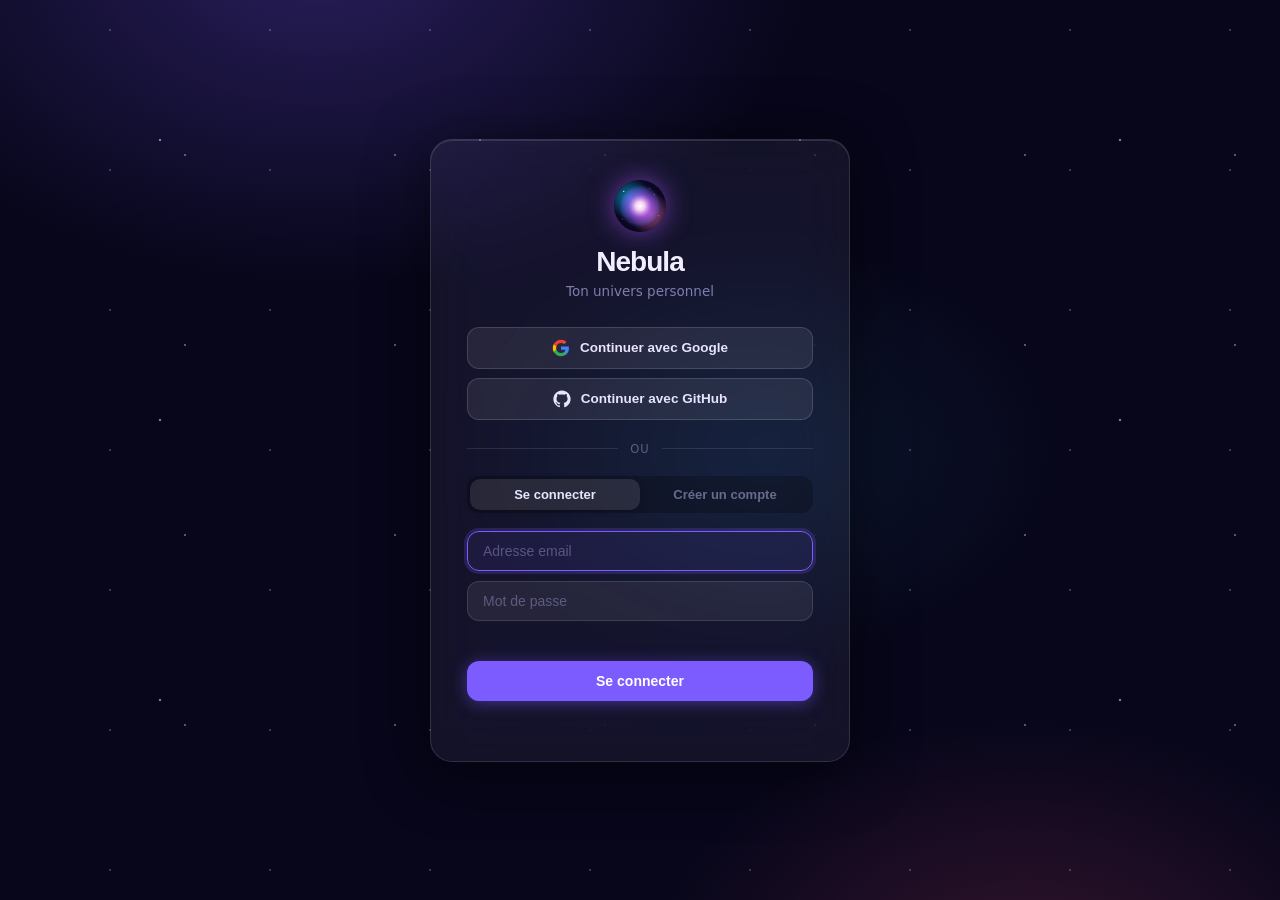
<file: index.html>
<!DOCTYPE html>
<html lang="fr">
<head>
  <meta charset="UTF-8" />
  <meta name="viewport" content="width=device-width, initial-scale=1.0" />

  <!-- CSP : autorise React + Babel via CDN. 'unsafe-eval' nécessaire pour Babel standalone. -->
  <meta http-equiv="Content-Security-Policy" content="default-src 'self'; script-src 'self' 'unsafe-inline' 'unsafe-eval' https://cdn.jsdelivr.net https://unpkg.com; style-src 'self' 'unsafe-inline' https://fonts.googleapis.com; font-src https://fonts.gstatic.com data:; img-src 'self' data: https:; connect-src 'self' https://*.supabase.co https://wbsapi.withings.net https://account.withings.com https://api.open-meteo.com https://geocoding-api.open-meteo.com https://cdn.jsdelivr.net https://unpkg.com https://oauth2.googleapis.com https://www.googleapis.com https://accounts.google.com; worker-src 'self'; base-uri 'self'; form-action 'self' https://account.withings.com https://accounts.google.com;">
  <meta http-equiv="X-Content-Type-Options" content="nosniff" />
  <meta name="referrer" content="strict-origin-when-cross-origin" />

  <title>Nebula — Dashboard</title>
  <link rel="icon" type="image/svg+xml" href="assets/img/nebula-logo.svg" />

  <!-- PWA -->
  <link rel="manifest" href="manifest.json" />
  <meta name="theme-color" content="#7c5cff" />
  <meta name="apple-mobile-web-app-capable" content="yes" />
  <meta name="apple-mobile-web-app-status-bar-style" content="black-translucent" />
  <meta name="apple-mobile-web-app-title" content="Nebula" />
  <link rel="apple-touch-icon" href="assets/img/icon-192.png" />

  <script>
    /* ── Détection device : mobile vs desktop ──
       Critères combinés : User-Agent + viewport + pointer
       Met data-device="mobile" ou "desktop" sur <html> AVANT que React monte. */
    (() => {
      const ua = navigator.userAgent || '';
      const isPhoneUA = /iPhone|iPod|Android.*Mobile|webOS|BlackBerry|IEMobile|Opera Mini/i.test(ua);
      const isSmallViewport = window.matchMedia('(max-width: 768px)').matches;
      const isCoarsePointer = window.matchMedia('(pointer: coarse)').matches;
      const isMobile = isPhoneUA || (isSmallViewport && isCoarsePointer);
      document.documentElement.dataset.device = isMobile ? 'mobile' : 'desktop';
      window.__NEBULA_DEVICE__ = isMobile ? 'mobile' : 'desktop';
    })();
  </script>
  <script>
    (() => {
      const params = new URLSearchParams(window.location.search);
      const isReturningFromIntro = params.get("intro") === "done";
      const isOAuthCallback = params.has("code") || params.has("state");
      /* Callback OAuth Supabase (Google/GitHub) — hash-based */
      const isSupabaseOAuth = location.hash.includes('access_token=');

      /* ── Garde d'auth : redirige vers login.html si non connecté ── */
      if (!isOAuthCallback && !isSupabaseOAuth) {
        try {
          const raw = localStorage.getItem('dashboard_vie_auth_session');
          const s   = JSON.parse(raw || 'null');
          const ok  = s?.access_token && s.expires_at && (Date.now() / 1000 < s.expires_at - 60);
          if (!ok) {
            window.location.replace('login.html');
            return;
          }
        } catch {
          window.location.replace('login.html');
          return;
        }
      }

      const introSeen = sessionStorage.getItem("nebula_intro_seen") === "1";
      const isMobileDevice = document.documentElement.dataset.device === 'mobile';
      let introEnabled = true;
      try {
        const tweaks = JSON.parse(localStorage.getItem("dashboard_vie_tweaks") || "{}");
        introEnabled = tweaks.showIntro !== false;
      } catch {}

      /* Skip intro sur mobile (perf + safety) */
      if (introEnabled && !isReturningFromIntro && !isOAuthCallback && !introSeen && !isMobileDevice) {
        sessionStorage.setItem("nebula_intro_seen", "1");
        window.location.replace("agents-ia-intro.html");
      }
    })();
  </script>

  <!-- Google Fonts (Geist + Inter Tight + JetBrains Mono comme Geist Mono fallback) -->
  <link rel="preconnect" href="https://fonts.googleapis.com" />
  <link rel="preconnect" href="https://fonts.gstatic.com" crossorigin />
  <link href="https://fonts.googleapis.com/css2?family=Geist:wght@300;400;500;600;700&family=Geist+Mono:wght@400;500;600&family=Inter+Tight:wght@400;500;600;700&display=swap" rel="stylesheet" />

  <!-- Style refonte -->
  <link rel="stylesheet" href="assets/css/design.css" />
</head>
<body>
  <div id="root"></div>

  <!-- ════════════════════════════════════════════
       1) BRIDGE (type=module) — expose window.Nebula
          + traite le callback OAuth Withings si ?code=…
  ════════════════════════════════════════════ -->
  <script type="module" src="assets/js/design/bridge.js"></script>

  <!-- ════════════════════════════════════════════
       2) React + ReactDOM + Babel standalone (CDN)
  ════════════════════════════════════════════ -->
  <script crossorigin src="https://cdn.jsdelivr.net/npm/react@18.3.1/umd/react.production.min.js"></script>
  <script crossorigin src="https://cdn.jsdelivr.net/npm/react-dom@18.3.1/umd/react-dom.production.min.js"></script>
  <script src="https://cdn.jsdelivr.net/npm/@babel/standalone@7.25.6/babel.min.js"></script>

  <!-- ════════════════════════════════════════════
       3) Composants JSX (Babel les compile à la volée)
          Ordre : icons → charts → app
  ════════════════════════════════════════════ -->
  <script type="text/babel" data-presets="react" src="assets/js/design/icons.jsx?v=20260505c"></script>
  <script type="text/babel" data-presets="react" src="assets/js/design/charts.jsx?v=20260506e"></script>
  <script type="text/babel" data-presets="react" src="assets/js/design/app.jsx?v=20260507a"></script>

  <!-- Service Worker -->
  <script>
    if ('serviceWorker' in navigator) {
      window.addEventListener('load', () => {
        navigator.serviceWorker.register('/sw.js')
          .then(reg => console.log('[Nebula] SW enregistré:', reg.scope))
          .catch(err => console.warn('[Nebula] SW erreur:', err));
      });
    }
  </script>
</body>
</html>
</file>
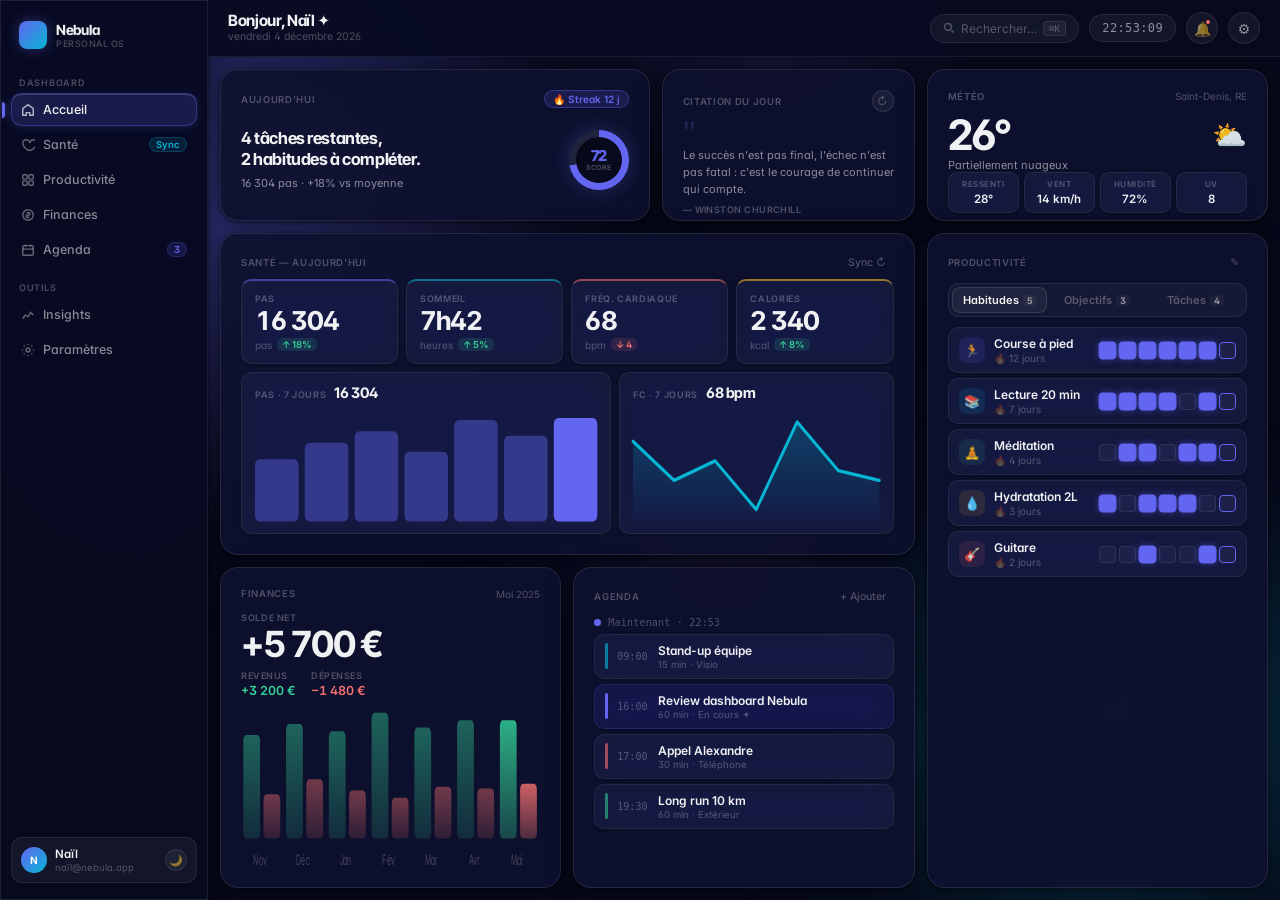
<file: dashboard-liquid-glass.html>
<!DOCTYPE html>
<html lang="fr">
<head>
  <meta charset="UTF-8" />
  <meta name="viewport" content="width=device-width, initial-scale=1.0" />
  <title>Nebula — Liquid Glass</title>
  <link rel="preconnect" href="https://fonts.googleapis.com" />
  <link rel="preconnect" href="https://fonts.gstatic.com" crossorigin />
  <link href="https://fonts.googleapis.com/css2?family=Inter:wght@300;400;500;600;700&family=Inter+Tight:wght@500;600;700;800&display=swap" rel="stylesheet" />
<style>
/* ═══════════════════════════════════════════════
   RESET
═══════════════════════════════════════════════ */
*,*::before,*::after{box-sizing:border-box;margin:0;padding:0}
html,body{height:100%;overflow:hidden}
button{font:inherit;background:none;border:none;cursor:pointer;color:inherit}
svg{display:block;flex-shrink:0}

/* ═══════════════════════════════════════════════
   TOKENS — DARK = SOLID (default)
   Cards are opaque, no blur, high contrast
═══════════════════════════════════════════════ */
:root{
  color-scheme:dark;
  --bg:#07091a;

  /* Solid cards — opaque dark fill, no backdrop blur */
  --gf:   rgba(14,18,46,0.94);
  --gfh:  rgba(20,25,58,0.97);
  --gb:   rgba(255,255,255,0.09);
  --gbh:  rgba(255,255,255,0.18);
  --gblur:   0px;
  --gsaturate:100%;
  --gr:   18px;
  --grs:  10px;
  --gshadow: 0 1px 4px rgba(0,0,0,0.50), 0 6px 24px rgba(0,0,0,0.40);
  --gshh:    0 2px 8px rgba(0,0,0,0.60), 0 12px 36px rgba(0,0,0,0.50);
  --grim:  0 0 0 0 transparent;   /* no rim in solid mode */
  --griml: 0 0 0 0 transparent;
  --sheen: none;                   /* no sheen in solid mode */

  /* Sidebar / Topbar */
  --sb-bg:     rgba(8,11,32,0.98);
  --sb-bdr:    rgba(255,255,255,0.07);
  --tb-bg:     rgba(8,11,32,0.95);
  --tb-bdr:    rgba(255,255,255,0.07);
  --nav-h:     rgba(255,255,255,0.05);
  --nav-hbdr:  rgba(255,255,255,0.05);
  --nav-on:    rgba(99,102,241,0.20);
  --nav-onbdr: rgba(99,102,241,0.36);
  --ui-bg:     rgba(255,255,255,0.05);
  --ui-bdr:    rgba(255,255,255,0.08);
  --ui-bgh:    rgba(255,255,255,0.09);
  --sub-bg:    rgba(255,255,255,0.04);
  --sub-bdr:   rgba(255,255,255,0.07);
  --sub-sh:    0 1px 3px rgba(0,0,0,0.30);
  --ring-in:   rgba(7,9,26,0.98);
  --chart-lbl: rgba(255,255,255,0.22);

  /* Interactive — hovers, tracks, icon-buttons */
  --hover-bg:   rgba(255,255,255,0.05);
  --inset-bg:   rgba(255,255,255,0.04);
  --inset-bdr:  rgba(255,255,255,0.08);
  --icon-bg:    rgba(255,255,255,0.05);
  --icon-bdr:   rgba(255,255,255,0.10);
  --icon-bgh:   rgba(255,255,255,0.12);
  --now-bg:     rgba(99,102,241,0.09);
  --now-bdr:    rgba(99,102,241,0.18);

  /* Palette */
  --a:    #6366f1;
  --a2:   #06b6d4;
  --as:   rgba(99,102,241,0.16);
  --a2s:  rgba(6,182,212,0.12);
  --pos:  #34d399;
  --neg:  #f87171;
  --warn: #fbbf24;

  /* Text */
  --t1: rgba(255,255,255,0.94);
  --t2: rgba(255,255,255,0.52);
  --t3: rgba(255,255,255,0.28);
  --t4: rgba(255,255,255,0.10);

  /* Spacing */
  --p: 20px; --g: 12px; --g2: 8px;

  /* Type */
  --sans: 'Inter','system-ui',sans-serif;
  --head: 'Inter Tight','system-ui',sans-serif;

  /* Motion */
  --spring: cubic-bezier(0.34,1.56,0.64,1);
  --ease:   cubic-bezier(0.22,1,0.36,1);
  --t-fast: 130ms; --t-mid: 230ms; --t-slow: 380ms;
}

/* ═══════════════════════════════════════════════
   TOKENS — LIGHT = LIQUID GLASS
   Transparent cards, strong blur, vivid background
═══════════════════════════════════════════════ */
[data-theme="light"]{
  color-scheme:light;
  --bg:#8b5cf6;   /* anchor for body gradient */

  /* Glass cards — ultra transparent + strong blur */
  --gf:   rgba(255,255,255,0.07);
  --gfh:  rgba(255,255,255,0.13);
  --gb:   rgba(255,255,255,0.16);
  --gbh:  rgba(255,255,255,0.28);
  --gblur:   28px;
  --gsaturate:200%;
  --gr:   20px;
  --grs:  12px;
  --gshadow: 0 2px 8px rgba(30,10,80,.18), 0 8px 32px rgba(30,10,80,.14);
  --gshh:    0 4px 16px rgba(30,10,80,.24), 0 16px 48px rgba(30,10,80,.18);
  --grim:  inset 0 1px 0 rgba(255,255,255,0.55);
  --griml: inset 1px 0 0 rgba(255,255,255,0.28);
  --sheen: linear-gradient(135deg,rgba(255,255,255,.45) 0%,rgba(255,255,255,.15) 40%,transparent 65%);

  /* Sidebar / Topbar — glass too */
  --sb-bg:     rgba(255,255,255,0.08);
  --sb-bdr:    rgba(255,255,255,0.16);
  --tb-bg:     rgba(255,255,255,0.07);
  --tb-bdr:    rgba(255,255,255,0.14);
  --nav-h:     rgba(255,255,255,0.10);
  --nav-hbdr:  rgba(255,255,255,0.18);
  --nav-on:    rgba(255,255,255,0.18);
  --nav-onbdr: rgba(255,255,255,0.35);
  --ui-bg:     rgba(255,255,255,0.09);
  --ui-bdr:    rgba(255,255,255,0.16);
  --ui-bgh:    rgba(255,255,255,0.18);
  --sub-bg:    rgba(255,255,255,0.10);
  --sub-bdr:   rgba(255,255,255,0.22);
  --sub-sh:    inset 0 1px 0 rgba(255,255,255,.42),0 2px 8px rgba(30,10,80,.10);
  --ring-in:   rgba(80,30,180,0.70);
  --chart-lbl: rgba(255,255,255,0.55);

  /* Interactive */
  --hover-bg:   rgba(255,255,255,0.12);
  --inset-bg:   rgba(255,255,255,0.08);
  --inset-bdr:  rgba(255,255,255,0.16);
  --icon-bg:    rgba(255,255,255,0.10);
  --icon-bdr:   rgba(255,255,255,0.22);
  --icon-bgh:   rgba(255,255,255,0.22);
  --now-bg:     rgba(255,255,255,0.12);
  --now-bdr:    rgba(255,255,255,0.28);

  /* Palette — same, slightly brighter tints */
  --as:   rgba(255,255,255,0.16);
  --a2s:  rgba(255,255,255,0.12);

  /* Text — white (vivid bg makes white text readable & elegant) */
  --t1: rgba(255,255,255,0.96);
  --t2: rgba(255,255,255,0.65);
  --t3: rgba(255,255,255,0.40);
  --t4: rgba(255,255,255,0.16);
}

/* ─── Smooth theme cross-fade (220ms) ─── */
body,
.glass,.gsub,.sidebar,.topbar,.nav,.sb-user,.sb-theme,
.tb-pill,.tb-clock,.tb-btn,.tb-key,.metric,.chart-panel,
.wstat,.tabs,.tab,.trow,.agenda-item,.fin-row,.notif-dot{
  transition:
    background-color 220ms ease,
    border-color     220ms ease,
    box-shadow       220ms ease,
    color            220ms ease;
}
.glass::before{ transition: background 220ms ease; }
.blob{ transition: opacity 400ms ease; }

/* ═══════════════════════════════════════════════
   BASE
═══════════════════════════════════════════════ */
body{
  font-family:var(--sans);
  color:var(--t1);
  -webkit-font-smoothing:antialiased;
  font-feature-settings:"ss01","cv11";
  /* Dark mode: subtle gradient on very deep bg */
  background:
    radial-gradient(ellipse 700px 500px at 15% 25%, rgba(99,102,241,.22) 0%,transparent 60%),
    radial-gradient(ellipse 560px 420px at 88% 78%, rgba(6,182,212,.16)  0%,transparent 60%),
    radial-gradient(ellipse 380px 280px at 60% 5%,  rgba(139,92,246,.10) 0%,transparent 55%),
    #07091a;
  background-attachment:fixed;
  transition:background 400ms ease;
}

/* Light mode: vivid gradient — blobs must show through glass cards */
[data-theme="light"] body{
  background:
    radial-gradient(ellipse 900px 700px at 8% 0%,   rgba(124,58,237,1.0)  0%,transparent 55%),
    radial-gradient(ellipse 700px 550px at 95% 100%,rgba(6,182,212,0.90)  0%,transparent 55%),
    radial-gradient(ellipse 500px 380px at 55% 50%, rgba(236,72,153,0.60) 0%,transparent 50%),
    radial-gradient(ellipse 400px 300px at 88% 5%,  rgba(99,102,241,0.75) 0%,transparent 50%),
    #1e0845;
  background-attachment:fixed;
}

/* ═══════════════════════════════════════════════
   BLOBS — visible in both modes, more intense in light
═══════════════════════════════════════════════ */
.blob{position:fixed;border-radius:50%;pointer-events:none;will-change:transform;z-index:0}
.blob-a{width:660px;height:660px;top:-160px;left:-90px;
  background:radial-gradient(circle,rgba(99,102,241,.38) 0%,transparent 70%);
  filter:blur(100px);animation:ba 20s ease-in-out infinite alternate}
.blob-b{width:500px;height:500px;bottom:-100px;right:-60px;
  background:radial-gradient(circle,rgba(6,182,212,.30) 0%,transparent 70%);
  filter:blur(90px);animation:bb 25s ease-in-out infinite alternate}
.blob-c{width:340px;height:340px;top:38%;left:44%;
  background:radial-gradient(circle,rgba(139,92,246,.24) 0%,transparent 70%);
  filter:blur(78px);animation:bc 16s ease-in-out infinite alternate}

/* Light mode blobs: much stronger so glass has vivid color to blur */
[data-theme="light"] .blob-a{background:radial-gradient(circle,rgba(124,58,237,.75) 0%,transparent 70%)}
[data-theme="light"] .blob-b{background:radial-gradient(circle,rgba(6,182,212,.65)  0%,transparent 70%)}
[data-theme="light"] .blob-c{background:radial-gradient(circle,rgba(236,72,153,.55)  0%,transparent 70%)}

@keyframes ba{to{transform:translate(18px,-12px) scale(1.05)}}
@keyframes bb{to{transform:translate(-14px,16px) scale(1.07)}}
@keyframes bc{to{transform:translate(10px,18px) scale(1.05)}}

/* ═══════════════════════════════════════════════
   APP SHELL — sidebar + main, 100vh no scroll
═══════════════════════════════════════════════ */
.app{
  position:relative;z-index:1;
  display:grid;
  grid-template-columns:208px 1fr;
  grid-template-rows:100vh;
  height:100vh;
  overflow:hidden;
}

/* ═══════════════════════════════════════════════
   GLASS PRIMITIVE — single definition, used everywhere
═══════════════════════════════════════════════ */
.glass{
  background:var(--gf);
  border:1px solid var(--gb);
  border-radius:var(--gr);
  backdrop-filter:blur(var(--gblur)) saturate(var(--gsaturate));
  -webkit-backdrop-filter:blur(var(--gblur)) saturate(var(--gsaturate));
  box-shadow:var(--gshadow),var(--grim),var(--griml);
  position:relative;overflow:clip;
  transition:
    background 220ms ease,
    border-color 220ms ease,
    backdrop-filter 400ms ease,
    box-shadow var(--t-mid) var(--ease),
    transform var(--t-mid) var(--spring);
}
/* Diagonal sheen — visible only in glass (light) mode */
.glass::before{
  content:'';position:absolute;inset:0;border-radius:inherit;pointer-events:none;z-index:0;
  background:var(--sheen);
  transition:background 220ms ease;
}
.glass>*{position:relative;z-index:1}
.glass:hover{
  background:var(--gfh);border-color:var(--gbh);
  box-shadow:var(--gshh),var(--grim),var(--griml);
  transform:translateY(-2px);
}

/* Sub-glass — nested panels */
.gsub{
  background:var(--sub-bg);
  border:1px solid var(--sub-bdr);
  border-radius:var(--grs);
  backdrop-filter:blur(14px) saturate(160%);
  -webkit-backdrop-filter:blur(14px) saturate(160%);
  box-shadow:var(--sub-sh);
}

/* Card entrance — staggered */
@keyframes rise{from{opacity:0;transform:translateY(10px)}to{opacity:1;transform:none}}
.card{animation:rise var(--t-slow) var(--ease) backwards}
.card:nth-child(1){animation-delay:.04s}.card:nth-child(2){animation-delay:.09s}
.card:nth-child(3){animation-delay:.14s}.card:nth-child(4){animation-delay:.20s}
.card:nth-child(5){animation-delay:.26s}.card:nth-child(6){animation-delay:.32s}
.card:nth-child(7){animation-delay:.38s}

/* ═══════════════════════════════════════════════
   SIDEBAR
═══════════════════════════════════════════════ */
.sidebar{
  display:flex;flex-direction:column;gap:2px;
  padding:16px 10px 16px;
  background:var(--sb-bg);
  backdrop-filter:blur(40px) saturate(180%);
  -webkit-backdrop-filter:blur(40px) saturate(180%);
  border-right:1px solid var(--sb-bdr);
  overflow-y:auto;overflow-x:hidden;
}
.sidebar::-webkit-scrollbar{display:none}

.sb-brand{display:flex;align-items:center;gap:9px;padding:4px 8px 16px}
.sb-logo{
  width:28px;height:28px;border-radius:8px;flex-shrink:0;
  background:linear-gradient(135deg,var(--a),var(--a2));
  box-shadow:0 0 14px rgba(99,102,241,.40);
}
.sb-name{font-family:var(--head);font-size:14px;font-weight:700;color:var(--t1);letter-spacing:-.02em}
.sb-sub{font-size:9px;font-weight:500;color:var(--t3);letter-spacing:.06em;text-transform:uppercase}

.sb-sec{
  font-size:9px;font-weight:600;color:var(--t3);
  letter-spacing:.08em;text-transform:uppercase;
  padding:10px 8px 3px;
}
.sb-sec--mt{margin-top:4px}

.nav{
  display:flex;align-items:center;gap:8px;
  padding:8px 9px;border-radius:10px;
  font-size:12.5px;font-weight:500;color:var(--t2);
  cursor:pointer;border:1px solid transparent;
  transition:all var(--t-fast) ease;user-select:none;position:relative;
}
.nav:hover{background:var(--nav-h);color:var(--t1);border-color:var(--nav-hbdr)}
.nav.on{
  background:var(--nav-on);border-color:var(--nav-onbdr);
  color:var(--t1);
  box-shadow:0 2px 10px rgba(99,102,241,.18),inset 0 1px 0 rgba(255,255,255,.16);
}
.nav.on::before{
  content:'';position:absolute;left:-10px;top:50%;transform:translateY(-50%);
  width:3px;height:16px;border-radius:0 3px 3px 0;
  background:var(--a);box-shadow:0 0 8px rgba(99,102,241,.65);
}
.nav-ico{width:14px;height:14px;opacity:.70;flex-shrink:0}
.nav-badge{
  margin-left:auto;font-size:9.5px;font-weight:600;
  padding:1px 6px;border-radius:999px;
  background:var(--as);color:var(--a);border:1px solid rgba(99,102,241,.22);
}
.nav-badge.c2{background:var(--a2s);color:var(--a2);border-color:rgba(6,182,212,.22)}

.sb-space{flex:1}
.sb-user{
  display:flex;align-items:center;gap:8px;
  padding:9px 9px;border-radius:11px;
  border:1px solid var(--sb-bdr);background:var(--ui-bg);
  cursor:pointer;transition:all var(--t-fast) ease;
}
.sb-user:hover{background:var(--ui-bgh)}
.sb-avatar{
  width:26px;height:26px;border-radius:50%;flex-shrink:0;
  background:linear-gradient(135deg,var(--a),var(--a2));
  display:flex;align-items:center;justify-content:center;
  font-size:10px;font-weight:700;color:#fff;
}
.sb-uname{font-size:11.5px;font-weight:600;color:var(--t1)}
.sb-uemail{font-size:9.5px;color:var(--t3);margin-top:1px}
.sb-uinfo{flex:1;min-width:0}
.sb-theme{
  width:22px;height:22px;border-radius:50%;flex-shrink:0;
  border:1px solid var(--ui-bdr);background:var(--ui-bg);
  color:var(--t2);font-size:11px;
  display:flex;align-items:center;justify-content:center;
  transition:all var(--t-fast) ease;
}
.sb-theme:hover{background:var(--ui-bgh);color:var(--t1)}

/* ═══════════════════════════════════════════════
   MAIN
═══════════════════════════════════════════════ */
.main{display:flex;flex-direction:column;overflow:hidden;min-width:0}

/* ═══════════════════════════════════════════════
   TOPBAR
═══════════════════════════════════════════════ */
.topbar{
  flex-shrink:0;
  display:flex;align-items:center;gap:10px;
  padding:12px 20px;
  background:var(--tb-bg);
  backdrop-filter:blur(40px) saturate(180%);
  -webkit-backdrop-filter:blur(40px) saturate(180%);
  border-bottom:1px solid var(--tb-bdr);
}
.tb-title{font-family:var(--head);font-size:15.5px;font-weight:700;letter-spacing:-.022em;line-height:1;color:var(--t1)}
.tb-date{font-size:10.5px;color:var(--t3);margin-top:2px}
.tb-gap{flex:1}
.tb-pill{
  display:flex;align-items:center;gap:6px;
  padding:6px 12px;border-radius:999px;
  background:var(--ui-bg);border:1px solid var(--ui-bdr);
  backdrop-filter:blur(12px);
  color:var(--t3);font-size:12px;cursor:pointer;
  transition:all var(--t-fast) ease;
}
.tb-pill:hover{background:var(--ui-bgh);color:var(--t2)}
.tb-key{
  font-family:monospace;font-size:9.5px;
  background:var(--ui-bg);border:1px solid var(--ui-bdr);
  padding:1px 5px;border-radius:4px;color:var(--t3);
}
.tb-clock{
  font-family:'SF Mono','Geist Mono',monospace;font-size:12px;font-weight:500;
  letter-spacing:.03em;color:var(--t2);
  padding:6px 12px;border-radius:999px;
  background:var(--ui-bg);border:1px solid var(--ui-bdr);
  font-variant-numeric:tabular-nums;
}
.tb-btn{
  width:32px;height:32px;border-radius:50%;
  background:var(--ui-bg);border:1px solid var(--ui-bdr);
  color:var(--t2);font-size:14px;
  display:flex;align-items:center;justify-content:center;
  transition:all var(--t-fast) ease;position:relative;
}
.tb-btn:hover{background:var(--ui-bgh);color:var(--t1)}
.notif-dot{
  position:absolute;top:6px;right:6px;width:6px;height:6px;border-radius:50%;
  background:var(--neg);border:1.5px solid var(--bg);
}

/* ═══════════════════════════════════════════════
   GRID — 12 cols, 3 rows, exact fit to remaining height
═══════════════════════════════════════════════ */
.grid{
  flex:1;min-height:0;
  display:grid;
  grid-template-columns:repeat(12,1fr);
  grid-template-rows:152px 1fr 1fr;   /* row 1 fixed, rows 2+3 equal flex */
  gap:var(--g);
  padding:var(--g) var(--g) var(--g);
  overflow:clip;
}

/* ═══════════════════════════════════════════════
   CARD BASE — every card is a flex column
═══════════════════════════════════════════════ */
.card{
  display:flex;flex-direction:column;
  padding:var(--p);
}

/* ─── Card header — label row ─── */
.ch{
  display:flex;align-items:center;justify-content:space-between;
  flex-shrink:0;margin-bottom:12px;
}
.cl{  /* card label */
  font-size:9.5px;font-weight:600;
  letter-spacing:.07em;text-transform:uppercase;color:var(--t3);
}
.cl-meta{ /* secondary header info (location, month…) */
  font-size:10px;color:var(--t3);
}
.ca{  /* card action button */
  font-size:10.5px;font-weight:500;color:var(--t3);
  padding:2px 8px;border-radius:6px;
  transition:all var(--t-fast) ease;
}
.ca:hover{color:var(--t1);background:var(--hover-bg)}

/* Hidden SVG defs container */
.svg-defs{position:absolute;width:0;height:0;overflow:hidden}

/* ─── Utilities ─── */
.card-body{flex:1;display:flex;flex-direction:column}
.u-warn{color:var(--warn)}

/* Sidebar has no radius (flush to viewport edge) */
.sidebar.glass{border-radius:0}

/* ─── Pill chip ─── */
.chip{
  display:inline-flex;align-items:center;gap:3px;
  padding:2px 8px;border-radius:999px;
  font-size:10px;font-weight:600;
  background:var(--as);color:var(--a);border:1px solid var(--nav-onbdr);
}

/* ─── Delta badge ─── */
.up{font-size:9.5px;font-weight:600;padding:1px 5px;border-radius:5px;
    background:rgba(52,211,153,.13);color:var(--pos);}
.dn{font-size:9.5px;font-weight:600;padding:1px 5px;border-radius:5px;
    background:rgba(248,113,113,.13);color:var(--neg);}

/* ═══════════════════════════════════════════════
   CARD GRID POSITIONS
═══════════════════════════════════════════════ */
/* All grid items must have min-height:0 so 1fr tracks are respected */
.grid > .glass { min-height:0; }

.c-welcome{ grid-column:1/span 5; grid-row:1 }
.c-quote  { grid-column:6/span 3; grid-row:1 }
.c-weather{ grid-column:9/span 4; grid-row:1 }
.c-health { grid-column:1/span 8; grid-row:2 }
.c-prod   { grid-column:9/span 4; grid-row:2/span 2 }
.c-fin    { grid-column:1/span 4; grid-row:3 }
.c-agenda { grid-column:5/span 4; grid-row:3 }

/* ═══════════════════════════════════════════════
   WELCOME CARD
═══════════════════════════════════════════════ */
.wlc-body{
  flex:1;display:flex;align-items:center;gap:16px;
}
.wlc-text{flex:1;min-width:0}
.wlc-h{
  font-family:var(--head);font-size:16.5px;font-weight:700;
  letter-spacing:-.025em;line-height:1.28;color:var(--t1);
  margin-bottom:5px;
}
.wlc-sub{font-size:11px;color:var(--t2);line-height:1.5}

/* Score ring */
.ring{
  width:60px;height:60px;border-radius:50%;flex-shrink:0;
  display:flex;align-items:center;justify-content:center;
  background:conic-gradient(var(--a) 0% 72%,rgba(255,255,255,.08) 72% 100%);
  box-shadow:0 0 18px rgba(99,102,241,.28);
  position:relative;
}
.ring::after{
  content:'';position:absolute;inset:7px;border-radius:50%;
  background:var(--ring-in);backdrop-filter:blur(4px);
  transition:background 220ms ease;
}
.ring-inner{position:relative;z-index:1;text-align:center}
.ring-n{font-family:var(--head);font-size:15px;font-weight:800;color:var(--a);letter-spacing:-.03em;line-height:1}
.ring-l{font-size:7px;font-weight:600;text-transform:uppercase;letter-spacing:.06em;color:var(--t3)}

/* ═══════════════════════════════════════════════
   QUOTE CARD
═══════════════════════════════════════════════ */
.q-mark{font-size:32px;line-height:.55;font-family:Georgia,serif;color:rgba(99,102,241,.28);margin-bottom:5px;flex-shrink:0}
.q-text{
  font-size:11px;font-weight:400;line-height:1.55;color:var(--t2);
  flex:1;display:-webkit-box;-webkit-line-clamp:3;-webkit-box-orient:vertical;overflow:hidden;
  transition:opacity var(--t-fast) ease;
}
.q-foot{display:flex;align-items:center;justify-content:space-between;margin-top:6px;flex-shrink:0}
.q-author{font-size:9px;font-weight:600;letter-spacing:.05em;text-transform:uppercase;color:var(--t3)}
.q-btn{
  width:22px;height:22px;border-radius:50%;flex-shrink:0;
  border:1px solid var(--icon-bdr);background:var(--icon-bg);
  color:var(--t3);font-size:11px;
  display:flex;align-items:center;justify-content:center;
  transition:all var(--t-fast) ease;
}
.q-btn:hover{background:var(--icon-bgh);color:var(--t1)}

/* ═══════════════════════════════════════════════
   WEATHER CARD
═══════════════════════════════════════════════ */
.c-weather .card-body{
  flex:1;display:flex;flex-direction:column;justify-content:space-between;
}
.wthr-main{display:flex;align-items:center;justify-content:space-between}
.wthr-temp{
  font-family:var(--head);font-size:42px;font-weight:700;
  letter-spacing:-.04em;line-height:1;color:var(--t1);
}
.wthr-icon{font-size:28px;line-height:1}
.wthr-desc{font-size:11px;color:var(--t2);margin-top:2px}
.wthr-stats{display:grid;grid-template-columns:repeat(4,1fr);gap:5px}
.wstat{
  padding:6px 8px;border-radius:9px;text-align:center;
  display:flex;flex-direction:column;align-items:center;justify-content:center;gap:3px;
}
.wstat-l{font-size:8px;font-weight:600;text-transform:uppercase;letter-spacing:.06em;color:var(--t3)}
.wstat-v{font-size:11.5px;font-weight:600;color:var(--t1)}

/* ═══════════════════════════════════════════════
   HEALTH CARD
═══════════════════════════════════════════════ */
/* Inline-style overrides moved here */
.c-health.card { gap:var(--g2) }
.c-health .ch  { margin-bottom:0 }
.c-weather .card-body{ justify-content:space-between }

.metrics{
  display:grid;grid-template-columns:repeat(4,1fr);gap:var(--g2);
  flex-shrink:0;
}
.metric{
  padding:12px 13px;border-radius:var(--grs);
  display:flex;flex-direction:column;gap:0;
  transition:transform var(--t-fast) ease;cursor:default;
}
.metric:hover{transform:scale(1.015)}
.metric-l{font-size:9px;font-weight:600;text-transform:uppercase;letter-spacing:.07em;color:var(--t3);margin-bottom:4px}
.metric-v{
  font-family:var(--head);font-size:26px;font-weight:700;
  letter-spacing:-.035em;line-height:1;color:var(--t1);
  font-variant-numeric:tabular-nums;margin-bottom:4px;
}
.metric-f{display:flex;align-items:center;gap:5px}
.metric-u{font-size:10px;color:var(--t3)}

/* Accent stripe — top border only, no left offset */
.ma{border-top:2px solid rgba(99,102,241,.55)}
.mb{border-top:2px solid rgba(6,182,212,.55)}
.mc{border-top:2px solid rgba(248,113,113,.55)}
.md{border-top:2px solid rgba(251,191,36,.55)}

.charts{display:grid;grid-template-columns:1.35fr 1fr;gap:var(--g2);flex:1;min-height:0}
.chart-panel{
  padding:11px 13px;border-radius:var(--grs);
  display:flex;flex-direction:column;gap:5px;overflow:hidden;
}
.chart-h{display:flex;align-items:baseline;gap:8px;flex-shrink:0}
.chart-l{font-size:9px;font-weight:600;text-transform:uppercase;letter-spacing:.07em;color:var(--t3)}
.chart-v{font-family:var(--head);font-size:14.5px;font-weight:700;color:var(--t1);letter-spacing:-.025em}
.chart-svg{flex:1;width:100%;overflow:visible}

/* ═══════════════════════════════════════════════
   PRODUCTIVITY CARD
═══════════════════════════════════════════════ */
.tabs{
  display:flex;gap:2px;padding:3px;
  border-radius:11px;flex-shrink:0;margin-bottom:10px;
  background:var(--inset-bg);border:1px solid var(--inset-bdr);
}
.tab{
  flex:1;padding:5px 4px;border-radius:8px;
  font-size:11px;font-weight:600;color:var(--t3);
  border:1px solid transparent;
  display:flex;align-items:center;justify-content:center;gap:4px;
  transition:all var(--t-fast) var(--spring);
}
.tab.on{
  background:var(--icon-bg);border-color:var(--icon-bdr);
  color:var(--t1);
  box-shadow:var(--grim),0 1px 6px rgba(0,0,0,.12);
}
.tab-n{font-size:9px;font-weight:700;padding:0 4px;border-radius:4px;background:var(--inset-bg);color:var(--t2)}

.prod-scroll{flex:1;min-height:0;overflow-y:auto;overflow-x:hidden;display:flex;flex-direction:column;gap:5px}
.prod-scroll::-webkit-scrollbar{width:2px}
.prod-scroll::-webkit-scrollbar-thumb{background:var(--icon-bdr);border-radius:2px}
.panel{display:flex;flex-direction:column;gap:5px}
.panel[hidden]{display:none}

/* Habit row */
.hrow{display:flex;align-items:center;gap:9px;padding:8px 10px;border-radius:10px}
.hico{width:26px;height:26px;border-radius:8px;display:flex;align-items:center;justify-content:center;font-size:13px;flex-shrink:0}
.hin{flex:1;min-width:0}
.hn{font-size:12px;font-weight:600;color:var(--t1)}
.hs{font-size:10px;color:var(--t3);margin-top:1px}
.days{display:flex;gap:3px;flex-shrink:0}
.day{
  width:17px;height:17px;border-radius:4px;
  background:var(--inset-bg);border:1px solid var(--inset-bdr);
  cursor:pointer;transition:all var(--t-fast) var(--spring);
}
.day.done{background:var(--a);border-color:var(--a);box-shadow:0 0 7px rgba(99,102,241,.40);transform:scale(1.05)}
.day.today{border-color:var(--a)}

/* Goal row */
.grow{padding:8px 10px;border-radius:10px}
.gh{display:flex;justify-content:space-between;align-items:baseline;margin-bottom:5px}
.gn{font-size:11.5px;font-weight:600;color:var(--t1)}
.gp{font-family:var(--head);font-size:12px;font-weight:700;color:var(--a)}
.btrack{height:4px;border-radius:999px;background:var(--inset-bg);border:1px solid var(--inset-bdr);overflow:hidden}
.bfill{height:100%;border-radius:999px;background:linear-gradient(90deg,var(--a),var(--a2));transition:width 1.2s var(--ease)}

/* Task row */
.trow{display:flex;align-items:center;gap:9px;padding:8px 10px;border-radius:10px;cursor:pointer;transition:background var(--t-fast) ease}
.trow:hover{background:var(--hover-bg)}
.tcheck{
  width:16px;height:16px;border-radius:50%;flex-shrink:0;
  border:1.5px solid var(--icon-bdr);
  display:flex;align-items:center;justify-content:center;font-size:9px;
  transition:all var(--t-mid) var(--spring);
}
.trow.done .tcheck{background:var(--pos);border-color:var(--pos);color:#fff;box-shadow:0 0 7px rgba(52,211,153,.32)}
.tname{flex:1;font-size:12px;font-weight:500;color:var(--t1);transition:all var(--t-fast) ease}
.trow.done .tname{text-decoration:line-through;color:var(--t3)}
.tdot{width:6px;height:6px;border-radius:50%;flex-shrink:0}
.dh{background:var(--neg)}.dm{background:var(--warn)}.dl{background:rgba(255,255,255,.18)}

/* ═══════════════════════════════════════════════
   FINANCE CARD
═══════════════════════════════════════════════ */
.fin-balance{flex-shrink:0}
.fin-lbl{font-size:9px;font-weight:600;text-transform:uppercase;letter-spacing:.07em;color:var(--t3);margin-bottom:3px}
.fin-val{
  font-family:var(--head);font-size:36px;font-weight:700;
  letter-spacing:-.04em;line-height:1;color:var(--t1);
  font-variant-numeric:tabular-nums;
}
.fin-mini{display:flex;gap:16px;margin-top:8px;flex-shrink:0}
.fmi{display:flex;flex-direction:column;gap:2px}
.fmi-l{font-size:9px;font-weight:600;text-transform:uppercase;letter-spacing:.06em;color:var(--t3)}
.fmi-v{font-size:12.5px;font-weight:600;font-variant-numeric:tabular-nums}
.fmi-v.pos{color:var(--pos)}.fmi-v.neg{color:var(--neg)}
.fin-chart{flex:1;min-height:0;display:flex;align-items:flex-end;margin-top:10px}
.fin-chart svg{width:100%;height:100%;overflow:visible}

/* ═══════════════════════════════════════════════
   AGENDA CARD
═══════════════════════════════════════════════ */
.now-row{display:flex;align-items:center;gap:7px;margin-bottom:6px;flex-shrink:0}
.now-dot{width:7px;height:7px;border-radius:50%;background:var(--a);flex-shrink:0;animation:pulse 2s ease-in-out infinite}
@keyframes pulse{
  0%,100%{box-shadow:0 0 0 2px rgba(99,102,241,.20)}
  50%{box-shadow:0 0 0 6px rgba(99,102,241,0)}
}
.now-lbl{font-family:monospace;font-size:10px;color:var(--t3);letter-spacing:.02em}

.agenda-list{flex:1;display:flex;flex-direction:column;gap:5px;min-height:0;overflow:hidden}
.ev{
  display:flex;align-items:center;gap:9px;
  padding:8px 10px;border-radius:10px;
  transition:background var(--t-fast) ease;flex-shrink:0;
}
.ev:hover{background:var(--hover-bg)}
.ev.now{background:var(--now-bg);border:1px solid var(--now-bdr)}
.ev-stripe{width:3px;height:26px;border-radius:2px;flex-shrink:0}
.ev-time{font-family:monospace;font-size:10px;color:var(--t3);width:32px;flex-shrink:0;font-variant-numeric:tabular-nums}
.ev-info{flex:1;min-width:0}
.ev-name{font-size:12px;font-weight:600;color:var(--t1);white-space:nowrap;overflow:hidden;text-overflow:ellipsis}
.ev-meta{font-size:9.5px;color:var(--t3);margin-top:1px}

/* ═══════════════════════════════════════════════
   SCROLLBAR GLOBAL
═══════════════════════════════════════════════ */
*{scrollbar-width:thin;scrollbar-color:var(--icon-bdr) transparent}
</style>
</head>
<body>

<!-- SVG glass distortion filter (hidden) -->
<svg aria-hidden="true" class="svg-defs">
  <defs>
    <filter id="gfx" x="-10%" y="-10%" width="120%" height="120%">
      <feTurbulence type="fractalNoise" baseFrequency="0.020 0.020" numOctaves="2" seed="9" result="n"/>
      <feGaussianBlur in="n" stdDeviation="2.5" result="sn"/>
      <feDisplacementMap in="SourceGraphic" in2="sn" scale="140" xChannelSelector="R" yChannelSelector="G"/>
    </filter>
  </defs>
</svg>

<!-- Background blobs -->
<div class="blob blob-a" aria-hidden="true"></div>
<div class="blob blob-b" aria-hidden="true"></div>
<div class="blob blob-c" aria-hidden="true"></div>

<div class="app">

  <!-- ════ SIDEBAR ════ -->
  <aside class="sidebar glass">

    <div class="sb-brand">
      <div class="sb-logo"></div>
      <div>
        <div class="sb-name">Nebula</div>
        <div class="sb-sub">Personal OS</div>
      </div>
    </div>

    <div class="sb-sec">Dashboard</div>
    <div class="nav on" data-view="home">
      <svg class="nav-ico" viewBox="0 0 16 16" fill="none" stroke="currentColor" stroke-width="1.7"><path d="M2 6.5L8 2l6 4.5V14H10v-3H6v3H2V6.5z"/></svg>
      Accueil
    </div>
    <div class="nav" data-view="health">
      <svg class="nav-ico" viewBox="0 0 16 16" fill="none" stroke="currentColor" stroke-width="1.7"><path d="M8 14S2 9.65 2 6a4 4 0 018 0 4 4 0 018 0c0 3.65-6 8-6 8z"/></svg>
      Santé
      <span class="nav-badge c2">Sync</span>
    </div>
    <div class="nav" data-view="prod">
      <svg class="nav-ico" viewBox="0 0 16 16" fill="none" stroke="currentColor" stroke-width="1.7"><rect x="2" y="2" width="5" height="5" rx="1.2"/><rect x="9" y="2" width="5" height="5" rx="1.2"/><rect x="2" y="9" width="5" height="5" rx="1.2"/><rect x="9" y="9" width="5" height="5" rx="1.2"/></svg>
      Productivité
    </div>
    <div class="nav" data-view="fin">
      <svg class="nav-ico" viewBox="0 0 16 16" fill="none" stroke="currentColor" stroke-width="1.7"><circle cx="8" cy="8" r="6"/><path d="M8 5v1.5m0 3V11m-1.5-5.5h2.25a1.25 1.25 0 010 2.5H7.25A1.25 1.25 0 007.25 11H9.5"/></svg>
      Finances
    </div>
    <div class="nav" data-view="agenda">
      <svg class="nav-ico" viewBox="0 0 16 16" fill="none" stroke="currentColor" stroke-width="1.7"><rect x="2" y="3" width="12" height="11" rx="1.5"/><path d="M5 2v2M11 2v2M2 7h12"/></svg>
      Agenda
      <span class="nav-badge">3</span>
    </div>

    <div class="sb-sec sb-sec--mt">Outils</div>
    <div class="nav" data-view="insights">
      <svg class="nav-ico" viewBox="0 0 16 16" fill="none" stroke="currentColor" stroke-width="1.7"><path d="M2 12l3-4 3 2 3-5 3 3"/></svg>
      Insights
    </div>
    <div class="nav" data-view="settings">
      <svg class="nav-ico" viewBox="0 0 16 16" fill="none" stroke="currentColor" stroke-width="1.7"><circle cx="8" cy="8" r="2.2"/><path d="M8 1v1.4M8 13.6V15M1 8h1.4M13.6 8H15M3.1 3.1l1 1M11.9 11.9l1 1M3.1 12.9l1-1M11.9 4.1l1-1"/></svg>
      Paramètres
    </div>

    <div class="sb-space"></div>

    <div class="sb-user">
      <div class="sb-avatar">N</div>
      <div class="sb-uinfo">
        <div class="sb-uname">Naïl</div>
        <div class="sb-uemail">naïl@nebula.app</div>
      </div>
      <button class="sb-theme" title="Thème">🌙</button>
    </div>
  </aside>

  <!-- ════ MAIN ════ -->
  <main class="main">

    <!-- TOPBAR -->
    <header class="topbar">
      <div>
        <div class="tb-title">Bonjour, Naïl ✦</div>
        <div class="tb-date" id="topDate">—</div>
      </div>
      <div class="tb-gap"></div>
      <div class="tb-pill">
        <svg width="12" height="12" viewBox="0 0 16 16" fill="none" stroke="currentColor" stroke-width="1.8"><circle cx="6.5" cy="6.5" r="4.5"/><path d="M11 11l3 3"/></svg>
        Rechercher…
        <span class="tb-key">⌘K</span>
      </div>
      <div class="tb-clock" id="clock">00:00:00</div>
      <button class="tb-btn">🔔<span class="notif-dot"></span></button>
      <button class="tb-btn">⚙️</button>
    </header>

    <!-- ════ 12-COL GRID ════ -->
    <div class="grid">

      <!-- WELCOME -->
      <article class="glass card c-welcome">
        <div class="ch">
          <span class="cl">Aujourd'hui</span>
          <span class="chip">🔥 Streak 12 j</span>
        </div>
        <div class="wlc-body">
          <div class="wlc-text">
            <div class="wlc-h">4 tâches restantes,<br>2 habitudes à compléter.</div>
            <div class="wlc-sub">16 304 pas · +18% vs moyenne</div>
          </div>
          <div class="ring">
            <div class="ring-inner">
              <div class="ring-n">72</div>
              <div class="ring-l">Score</div>
            </div>
          </div>
        </div>
      </article>

      <!-- QUOTE -->
      <article class="glass card c-quote">
        <div class="ch"><span class="cl">Citation du jour</span><button class="q-btn" id="quoteShuffle">↻</button></div>
        <div class="card-body">
          <span class="q-mark">"</span>
          <p class="q-text" id="quoteText">Le succès n'est pas final, l'échec n'est pas fatal : c'est le courage de continuer qui compte.</p>
          <div class="q-foot">
            <span class="q-author" id="quoteAuthor">— Winston Churchill</span>
          </div>
        </div>
      </article>

      <!-- WEATHER -->
      <article class="glass card c-weather">
        <div class="ch">
          <span class="cl">Météo</span>
          <span class="cl-meta">Saint-Denis, RE</span>
        </div>
        <div class="card-body">
          <div>
            <div class="wthr-main">
              <div class="wthr-temp">26°</div>
              <div class="wthr-icon">⛅</div>
            </div>
            <div class="wthr-desc">Partiellement nuageux</div>
          </div>
          <div class="wthr-stats">
            <div class="wstat gsub"><div class="wstat-l">Ressenti</div><div class="wstat-v">28°</div></div>
            <div class="wstat gsub"><div class="wstat-l">Vent</div><div class="wstat-v">14 km/h</div></div>
            <div class="wstat gsub"><div class="wstat-l">Humidité</div><div class="wstat-v">72%</div></div>
            <div class="wstat gsub"><div class="wstat-l">UV</div><div class="wstat-v u-warn">8</div></div>
          </div>
        </div>
      </article>

      <!-- HEALTH -->
      <article class="glass card c-health">
        <div class="ch">
          <span class="cl">Santé — Aujourd'hui</span>
          <button class="ca">Sync ↻</button>
        </div>
        <div class="metrics">
          <div class="metric gsub ma">
            <div class="metric-l">Pas</div>
            <div class="metric-v">16 304</div>
            <div class="metric-f"><span class="metric-u">pas</span><span class="up">↑ 18%</span></div>
          </div>
          <div class="metric gsub mb">
            <div class="metric-l">Sommeil</div>
            <div class="metric-v">7h42</div>
            <div class="metric-f"><span class="metric-u">heures</span><span class="up">↑ 5%</span></div>
          </div>
          <div class="metric gsub mc">
            <div class="metric-l">Fréq. cardiaque</div>
            <div class="metric-v">68</div>
            <div class="metric-f"><span class="metric-u">bpm</span><span class="dn">↓ 4</span></div>
          </div>
          <div class="metric gsub md">
            <div class="metric-l">Calories</div>
            <div class="metric-v">2 340</div>
            <div class="metric-f"><span class="metric-u">kcal</span><span class="up">↑ 8%</span></div>
          </div>
        </div>
        <div class="charts">
          <div class="chart-panel gsub">
            <div class="chart-h">
              <span class="chart-l">Pas · 7 jours</span>
              <span class="chart-v">16 304</span>
            </div>
            <svg id="stepsChart" class="chart-svg" viewBox="0 0 220 58" preserveAspectRatio="none"></svg>
          </div>
          <div class="chart-panel gsub">
            <div class="chart-h">
              <span class="chart-l">FC · 7 jours</span>
              <span class="chart-v">68 bpm</span>
            </div>
            <svg id="hrChart" class="chart-svg" viewBox="0 0 150 58" preserveAspectRatio="none"></svg>
          </div>
        </div>
      </article>

      <!-- PRODUCTIVITY -->
      <article class="glass card c-prod">
        <div class="ch"><span class="cl">Productivité</span><button class="ca">✎</button></div>
        <div class="tabs">
          <button class="tab on" data-tab="habits">Habitudes<span class="tab-n">5</span></button>
          <button class="tab"    data-tab="goals">Objectifs<span class="tab-n">3</span></button>
          <button class="tab"    data-tab="tasks">Tâches<span class="tab-n">4</span></button>
        </div>
        <div class="prod-scroll">

          <!-- Habits -->
          <div class="panel" id="p-habits">
            <div class="hrow gsub"><div class="hico" style="background:rgba(99,102,241,.14)">🏃</div><div class="hin"><div class="hn">Course à pied</div><div class="hs">🔥 12 jours</div></div><div class="days"><div class="day done"></div><div class="day done"></div><div class="day done"></div><div class="day done"></div><div class="day done"></div><div class="day done"></div><div class="day today"></div></div></div>
            <div class="hrow gsub"><div class="hico" style="background:rgba(6,182,212,.12)">📚</div><div class="hin"><div class="hn">Lecture 20 min</div><div class="hs">🔥 7 jours</div></div><div class="days"><div class="day done"></div><div class="day done"></div><div class="day done"></div><div class="day done"></div><div class="day"></div><div class="day done"></div><div class="day today"></div></div></div>
            <div class="hrow gsub"><div class="hico" style="background:rgba(52,211,153,.11)">🧘</div><div class="hin"><div class="hn">Méditation</div><div class="hs">🔥 4 jours</div></div><div class="days"><div class="day"></div><div class="day done"></div><div class="day done"></div><div class="day"></div><div class="day done"></div><div class="day done"></div><div class="day today"></div></div></div>
            <div class="hrow gsub"><div class="hico" style="background:rgba(251,191,36,.11)">💧</div><div class="hin"><div class="hn">Hydratation 2L</div><div class="hs">🔥 3 jours</div></div><div class="days"><div class="day done"></div><div class="day"></div><div class="day done"></div><div class="day done"></div><div class="day done"></div><div class="day"></div><div class="day today"></div></div></div>
            <div class="hrow gsub"><div class="hico" style="background:rgba(248,113,113,.11)">🎸</div><div class="hin"><div class="hn">Guitare</div><div class="hs">🔥 2 jours</div></div><div class="days"><div class="day"></div><div class="day"></div><div class="day done"></div><div class="day"></div><div class="day"></div><div class="day done"></div><div class="day today"></div></div></div>
          </div>

          <!-- Goals -->
          <div class="panel" id="p-goals" hidden>
            <div class="grow gsub"><div class="gh"><span class="gn">Économies vacances</span><span class="gp">78%</span></div><div class="btrack"><div class="bfill" style="width:78%"></div></div></div>
            <div class="grow gsub"><div class="gh"><span class="gn">Kilométrage mensuel</span><span class="gp">62%</span></div><div class="btrack"><div class="bfill" style="width:62%"></div></div></div>
            <div class="grow gsub"><div class="gh"><span class="gn">Livres lus cette année</span><span class="gp">40%</span></div><div class="btrack"><div class="bfill" style="width:40%"></div></div></div>
          </div>

          <!-- Tasks -->
          <div class="panel" id="p-tasks" hidden>
            <div class="trow gsub done"><div class="tcheck">✓</div><span class="tname">Préparer la réunion client</span><div class="tdot dl"></div></div>
            <div class="trow gsub"><div class="tcheck"></div><span class="tname">Revoir le dashboard Nebula</span><div class="tdot dh"></div></div>
            <div class="trow gsub"><div class="tcheck"></div><span class="tname">Appel Alexandre — 17h</span><div class="tdot dm"></div></div>
            <div class="trow gsub"><div class="tcheck"></div><span class="tname">Payer facture EDF</span><div class="tdot dm"></div></div>
          </div>
        </div>
      </article>

      <!-- FINANCES -->
      <article class="glass card c-fin">
        <div class="ch">
          <span class="cl">Finances</span>
          <span class="cl-meta">Mai 2025</span>
        </div>
        <div class="fin-balance">
          <div class="fin-lbl">Solde net</div>
          <div class="fin-val">+5 700 €</div>
        </div>
        <div class="fin-mini">
          <div class="fmi"><div class="fmi-l">Revenus</div><div class="fmi-v pos">+3 200 €</div></div>
          <div class="fmi"><div class="fmi-l">Dépenses</div><div class="fmi-v neg">−1 480 €</div></div>
        </div>
        <div class="fin-chart">
          <svg id="finChart" viewBox="0 0 260 66" preserveAspectRatio="none"></svg>
        </div>
      </article>

      <!-- AGENDA -->
      <article class="glass card c-agenda">
        <div class="ch"><span class="cl">Agenda</span><button class="ca">+ Ajouter</button></div>
        <div class="now-row">
          <div class="now-dot"></div>
          <span class="now-lbl">Maintenant · <span id="agendaNow">--:--</span></span>
        </div>
        <div class="agenda-list">
          <div class="ev gsub">
            <div class="ev-stripe" style="background:rgba(6,182,212,.65)"></div>
            <div class="ev-time">09:00</div>
            <div class="ev-info"><div class="ev-name">Stand-up équipe</div><div class="ev-meta">15 min · Visio</div></div>
          </div>
          <div class="ev gsub now">
            <div class="ev-stripe" style="background:var(--a)"></div>
            <div class="ev-time">16:00</div>
            <div class="ev-info"><div class="ev-name">Review dashboard Nebula</div><div class="ev-meta">60 min · En cours ✦</div></div>
          </div>
          <div class="ev gsub">
            <div class="ev-stripe" style="background:rgba(248,113,113,.60)"></div>
            <div class="ev-time">17:00</div>
            <div class="ev-info"><div class="ev-name">Appel Alexandre</div><div class="ev-meta">30 min · Téléphone</div></div>
          </div>
          <div class="ev gsub">
            <div class="ev-stripe" style="background:rgba(52,211,153,.55)"></div>
            <div class="ev-time">19:30</div>
            <div class="ev-info"><div class="ev-name">Long run 10 km</div><div class="ev-meta">60 min · Extérieur</div></div>
          </div>
        </div>
      </article>

    </div><!-- /grid -->
  </main>
</div><!-- /app -->

<script>
/* Clock */
function initClock(){
  const el=document.getElementById('clock'),an=document.getElementById('agendaNow');
  const tick=()=>{const d=new Date(),s=d.toTimeString().slice(0,8);if(el)el.textContent=s;if(an)an.textContent=s.slice(0,5)};
  tick();setInterval(tick,1000);
  const de=document.getElementById('topDate');
  if(de)de.textContent=new Date().toLocaleDateString('fr-FR',{weekday:'long',day:'numeric',month:'long',year:'numeric'});
}

/* Nav */
function initNav(){
  document.querySelectorAll('.nav').forEach(el=>el.addEventListener('click',()=>{
    document.querySelectorAll('.nav').forEach(x=>x.classList.remove('on'));
    el.classList.add('on');
  }));
}

/* Tabs */
function initTabs(){
  const tabs=document.querySelectorAll('.tab');
  const panels={habits:document.getElementById('p-habits'),goals:document.getElementById('p-goals'),tasks:document.getElementById('p-tasks')};
  tabs.forEach(t=>t.addEventListener('click',()=>{
    tabs.forEach(x=>x.classList.remove('on'));t.classList.add('on');
    Object.entries(panels).forEach(([k,p])=>{if(p)p.hidden=k!==t.dataset.tab});
  }));
}

/* Days */
function initDays(){
  document.querySelectorAll('.day').forEach(d=>d.addEventListener('click',e=>{e.stopPropagation();d.classList.toggle('done')}));
}

/* Tasks */
function initTasks(){
  document.querySelectorAll('.trow').forEach(r=>r.addEventListener('click',()=>{
    const was=r.classList.contains('done');r.classList.toggle('done');
    const c=r.querySelector('.tcheck');if(c)c.textContent=was?'':'✓';
  }));
}

/* Quote */
const QQ=[
  {t:"Le succès n'est pas final, l'échec n'est pas fatal : c'est le courage de continuer qui compte.",a:"Winston Churchill"},
  {t:"La meilleure façon de prédire l'avenir, c'est de le créer.",a:"Peter Drucker"},
  {t:"Ce n'est pas parce que les choses sont difficiles que nous n'osons pas, c'est parce que nous n'osons pas qu'elles sont difficiles.",a:"Sénèque"},
  {t:"On ne voit bien qu'avec le cœur. L'essentiel est invisible pour les yeux.",a:"Antoine de Saint-Exupéry"},
];
let qi=0;
function initQuote(){
  const btn=document.getElementById('quoteShuffle'),txt=document.getElementById('quoteText'),aut=document.getElementById('quoteAuthor');
  if(!btn)return;
  btn.addEventListener('click',()=>{qi=(qi+1)%QQ.length;txt.style.opacity='0';setTimeout(()=>{txt.textContent=QQ[qi].t;aut.textContent='— '+QQ[qi].a;txt.style.opacity='1'},150)});
}

/* Blob parallax */
function initParallax(){
  const bs=document.querySelectorAll('.blob'),mults=[20,-14,11];
  let tx=0,ty=0,cx=0,cy=0;
  document.addEventListener('mousemove',e=>{tx=(e.clientX/innerWidth-.5)*2;ty=(e.clientY/innerHeight-.5)*2});
  (function r(){cx+=(tx-cx)*.04;cy+=(ty-cy)*.04;bs.forEach((b,i)=>{const m=mults[i]??18;b.style.transform=`translate(${cx*m}px,${cy*m*.65}px)`});requestAnimationFrame(r)})();
}

/* Charts */
function drawBars(id,data,color,vw,vh){
  const svg=document.getElementById(id);if(!svg)return;
  const max=Math.max(...data),bw=(vw-(data.length-1)*4)/data.length;
  svg.innerHTML=data.map((v,i)=>{
    const h=Math.max(3,(v/max)*(vh-6)),x=i*(bw+4),y=vh-h;
    const op=i===data.length-1?'1':'0.42';
    return`<rect x="${x}" y="${y}" width="${bw}" height="${h}" rx="3" fill="${color}" opacity="${op}"/>`;
  }).join('');
}
function drawArea(id,data,color,vw,vh){
  const svg=document.getElementById(id);if(!svg)return;
  const max=Math.max(...data),min=Math.min(...data),rng=max-min||1,step=vw/(data.length-1);
  const pts=data.map((v,i)=>[i*step,vh-6-((v-min)/rng)*(vh-14)]);
  const line=pts.map(p=>p.join(',')).join(' ');
  const area=[...pts,[vw,vh],[0,vh]].map(p=>p.join(',')).join(' ');
  svg.innerHTML=`<defs><linearGradient id="ag${id}" x1="0" y1="0" x2="0" y2="1">
    <stop offset="0%" stop-color="${color}" stop-opacity=".25"/><stop offset="100%" stop-color="${color}" stop-opacity=".02"/>
  </linearGradient></defs>
  <polygon points="${area}" fill="url(#ag${id})"/>
  <polyline points="${line}" fill="none" stroke="${color}" stroke-width="1.7" stroke-linecap="round" stroke-linejoin="round"/>`;
}
function drawFinBars(id,vw,vh){
  const svg=document.getElementById(id);if(!svg)return;
  const lbl=getComputedStyle(document.documentElement).getPropertyValue('--chart-lbl').trim()||'rgba(255,255,255,.22)';
  const months=['Nov','Déc','Jan','Fév','Mar','Avr','Mai'];
  const inc=[2800,3100,2900,3400,3000,3200,3200];
  const exp=[1200,1600,1300,1100,1400,1350,1480];
  const max=Math.max(...inc),gw=vw/months.length,bw=(gw-8)/2;
  let h=`<defs>
    <linearGradient id="ig" x1="0" y1="0" x2="0" y2="1"><stop offset="0%" stop-color="#34d399" stop-opacity=".82"/><stop offset="100%" stop-color="#34d399" stop-opacity=".28"/></linearGradient>
    <linearGradient id="eg" x1="0" y1="0" x2="0" y2="1"><stop offset="0%" stop-color="#f87171" stop-opacity=".82"/><stop offset="100%" stop-color="#f87171" stop-opacity=".28"/></linearGradient>
  </defs>`;
  months.forEach((m,i)=>{
    const ih=(inc[i]/max)*(vh-14),eh=(exp[i]/max)*(vh-14);
    const gx=i*gw+2,op=i===months.length-1?'1':'0.52';
    h+=`<rect x="${gx}" y="${vh-12-ih}" width="${bw}" height="${ih}" rx="2.5" fill="url(#ig)" opacity="${op}"/>
        <rect x="${gx+bw+3}" y="${vh-12-eh}" width="${bw}" height="${eh}" rx="2.5" fill="url(#eg)" opacity="${op}"/>
        <text x="${gx+bw}" y="${vh-1}" font-size="6" fill="${lbl}" text-anchor="middle" font-family="Inter,sans-serif">${m}</text>`;
  });
  svg.innerHTML=h;
}

/* Theme toggle */
function initTheme(){
  const btn=document.querySelector('.sb-theme');
  const html=document.documentElement;

  const apply=(theme)=>{
    if(theme==='light'){
      html.setAttribute('data-theme','light');
      if(btn)btn.textContent='☀️';
    } else {
      html.removeAttribute('data-theme');
      if(btn)btn.textContent='🌙';
    }
    /* Redraw charts so label color picks up new --chart-lbl */
    setTimeout(()=>drawFinBars('finChart',260,66),30);
  };

  /* Load saved preference (default: dark) */
  apply(localStorage.getItem('nebula-theme')||'dark');

  if(btn) btn.addEventListener('click',()=>{
    const next=html.getAttribute('data-theme')==='light'?'dark':'light';
    localStorage.setItem('nebula-theme',next);
    apply(next);
  });
}

document.addEventListener('DOMContentLoaded',()=>{
  initTheme();
  initClock();initNav();initTabs();initDays();initTasks();initQuote();initParallax();
  drawBars('stepsChart',[9800,12400,14200,11000,16000,13500,16304],'#6366f1',220,58);
  drawArea('hrChart',[72,68,70,65,74,69,68],'#06b6d4',150,58);
  drawFinBars('finChart',260,66);
});
</script>
</body>
</html>
</file>
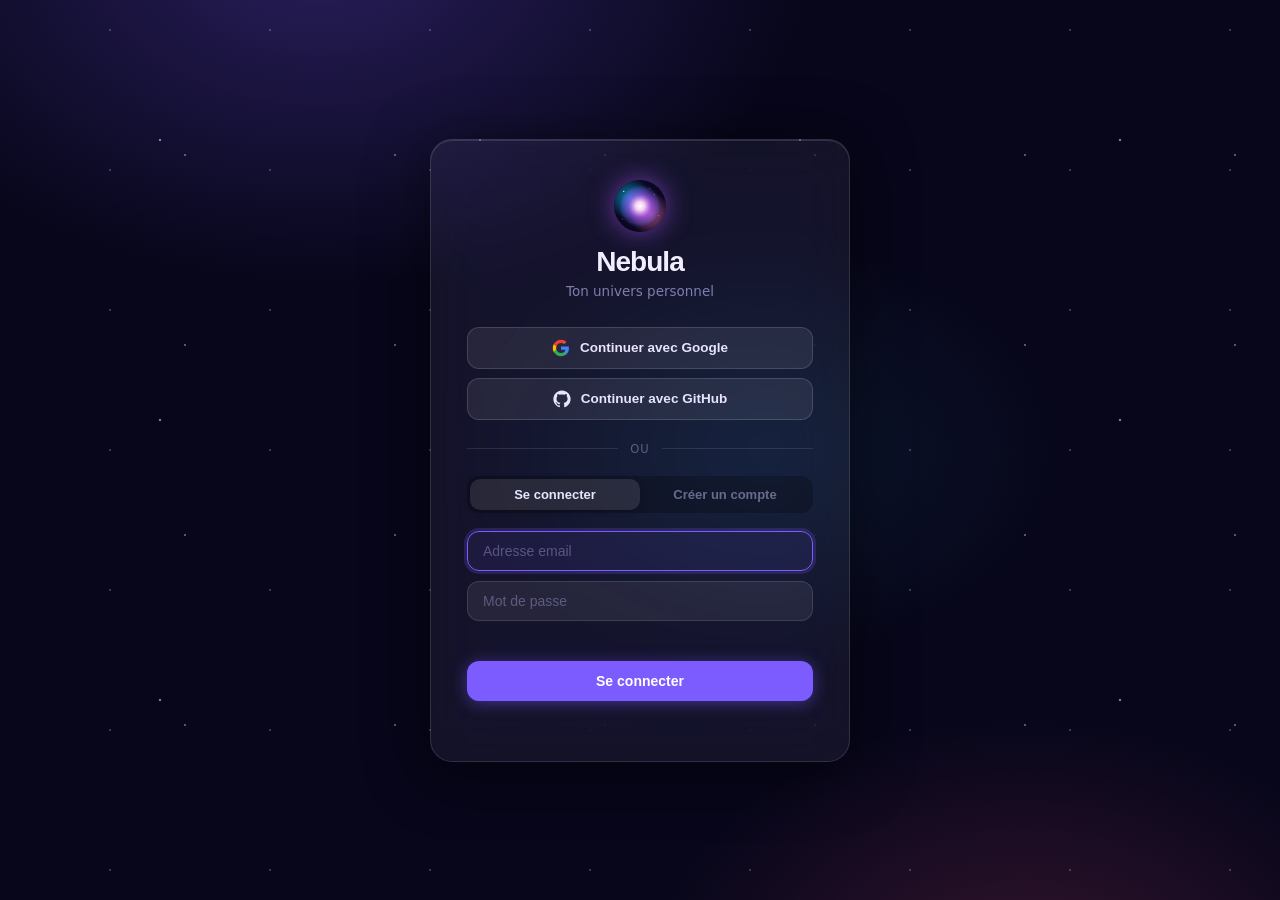
<file: login.html>
<!DOCTYPE html>
<html lang="fr">
<head>
  <meta charset="UTF-8" />
  <meta name="viewport" content="width=device-width, initial-scale=1.0" />
  <meta http-equiv="Content-Security-Policy" content="default-src 'self'; script-src 'self' 'unsafe-inline'; style-src 'self' 'unsafe-inline' https://fonts.googleapis.com; font-src https://fonts.gstatic.com data:; connect-src 'self' https://*.supabase.co https://accounts.google.com; img-src 'self' data:; base-uri 'self'; form-action 'self' https://accounts.google.com https://ueduodyudfvuiskpjzyy.supabase.co;" />
  <title>Connexion — Nebula</title>
  <link rel="icon" type="image/svg+xml" href="assets/img/nebula-logo.svg" />
  <link rel="preconnect" href="https://fonts.googleapis.com" />
  <link rel="preconnect" href="https://fonts.gstatic.com" crossorigin />
  <link href="https://fonts.googleapis.com/css2?family=Geist:wght@300;400;500;600;700&family=Inter+Tight:wght@400;500;600;700&display=swap" rel="stylesheet" />

  <style>
    *, *::before, *::after { box-sizing: border-box; margin: 0; padding: 0; }

    :root {
      --accent: #7c5cff;
      --accent-hover: #6a4bf0;
      --accent-soft: rgba(124, 92, 255, 0.18);
      --red: #e94e7d;
      --green: #15a86b;
    }

    html, body {
      height: 100%;
      font-family: 'Geist', 'Inter Tight', system-ui, sans-serif;
      background: #07061a;
      color: #e8e5ff;
      overflow: hidden;
    }

    /* ── Fond étoilé ── */
    .bg {
      position: fixed;
      inset: 0;
      background:
        radial-gradient(ellipse 900px 600px at 25% -5%,  rgba(124,92,255,0.28), transparent 55%),
        radial-gradient(ellipse 700px 500px at 80% 110%, rgba(233,78,125,0.20), transparent 55%),
        radial-gradient(ellipse 500px 350px at 60% 50%,  rgba(58,174,216,0.10), transparent 60%),
        #07061a;
    }

    .stars {
      position: fixed;
      inset: 0;
      background-image:
        radial-gradient(circle, rgba(255,255,255,0.85) 1px, transparent 1px),
        radial-gradient(circle, rgba(255,255,255,0.55) 1px, transparent 1px),
        radial-gradient(circle, rgba(255,255,255,0.35) 1px, transparent 1px);
      background-size: 320px 280px, 210px 190px, 160px 140px;
      background-position: 0 0, 80px 60px, 30px 100px;
      animation: twinkle 8s ease-in-out infinite alternate;
      opacity: 0.6;
    }
    @keyframes twinkle {
      0%   { opacity: 0.45; }
      100% { opacity: 0.75; }
    }

    /* ── Centrage ── */
    .page {
      position: relative;
      z-index: 1;
      min-height: 100vh;
      display: grid;
      place-items: center;
      padding: 20px;
    }

    /* ── Carte ── */
    .card {
      width: min(420px, 100%);
      background: rgba(255,255,255,0.055);
      border: 1px solid rgba(255,255,255,0.12);
      border-radius: 22px;
      padding: 40px 36px 34px;
      backdrop-filter: blur(28px) saturate(130%);
      -webkit-backdrop-filter: blur(28px) saturate(130%);
      box-shadow: 0 8px 60px rgba(0,0,0,0.5), inset 0 1px 0 rgba(255,255,255,0.12);
      animation: cardIn 0.5s cubic-bezier(0.22,1,0.36,1) both;
      display: flex;
      flex-direction: column;
      align-items: center;
    }
    @keyframes cardIn {
      from { opacity: 0; transform: translateY(24px) scale(0.97); }
      to   { opacity: 1; transform: translateY(0) scale(1); }
    }

    /* ── Logo + Brand ── */
    .logo {
      width: 52px;
      height: 52px;
      margin-bottom: 14px;
      filter: drop-shadow(0 0 12px rgba(168,85,247,0.6));
      animation: logoPulse 4s ease-in-out infinite;
    }
    @keyframes logoPulse {
      0%, 100% { filter: drop-shadow(0 0 10px rgba(168,85,247,0.5)); }
      50%       { filter: drop-shadow(0 0 20px rgba(168,85,247,0.9)); }
    }

    .brand {
      font-family: 'Inter Tight', sans-serif;
      font-size: 28px;
      font-weight: 700;
      letter-spacing: -0.035em;
      color: #f0eeff;
      margin-bottom: 5px;
    }

    .tagline {
      font-size: 13.5px;
      color: rgba(200,195,255,0.6);
      font-weight: 500;
      margin-bottom: 28px;
    }

    /* ── Boutons OAuth ── */
    .oauth-group {
      width: 100%;
      display: flex;
      flex-direction: column;
      gap: 9px;
      margin-bottom: 22px;
    }

    .oauth-btn {
      display: flex;
      align-items: center;
      justify-content: center;
      gap: 10px;
      width: 100%;
      padding: 11px 16px;
      border-radius: 12px;
      border: 1px solid rgba(255,255,255,0.14);
      background: rgba(255,255,255,0.08);
      color: #e8e4ff;
      font-family: 'Geist', sans-serif;
      font-size: 13.5px;
      font-weight: 600;
      cursor: pointer;
      transition: background 0.15s, box-shadow 0.15s, border-color 0.15s;
    }
    .oauth-btn:hover {
      background: rgba(255,255,255,0.14);
      border-color: rgba(255,255,255,0.24);
      box-shadow: 0 2px 12px rgba(0,0,0,0.25);
    }
    .oauth-btn:active { transform: scale(0.99); }

    /* ── Séparateur ── */
    .divider {
      width: 100%;
      display: flex;
      align-items: center;
      gap: 12px;
      margin-bottom: 20px;
      color: rgba(180,175,220,0.45);
      font-size: 11.5px;
      font-weight: 500;
      letter-spacing: 0.08em;
      text-transform: uppercase;
    }
    .divider::before, .divider::after {
      content: '';
      flex: 1;
      height: 1px;
      background: rgba(255,255,255,0.10);
    }

    /* ── Tabs ── */
    .tabs {
      display: flex;
      width: 100%;
      background: rgba(0,0,0,0.25);
      border-radius: 12px;
      padding: 3px;
      margin-bottom: 18px;
    }

    .tab {
      flex: 1;
      padding: 8px 12px;
      border: 0;
      border-radius: 10px;
      background: transparent;
      color: rgba(180,175,220,0.55);
      font-family: 'Geist', sans-serif;
      font-size: 13px;
      font-weight: 600;
      cursor: pointer;
      transition: all 0.18s;
    }
    .tab.active {
      background: rgba(255,255,255,0.10);
      color: #e8e5ff;
      box-shadow: 0 1px 6px rgba(0,0,0,0.25);
    }

    /* ── Formulaire ── */
    .form {
      width: 100%;
      display: flex;
      flex-direction: column;
      gap: 10px;
    }

    .input {
      width: 100%;
      padding: 11px 15px;
      border-radius: 12px;
      border: 1.5px solid rgba(255,255,255,0.12);
      background: rgba(255,255,255,0.07);
      color: #e8e5ff;
      font-family: 'Geist', sans-serif;
      font-size: 14px;
      outline: none;
      transition: border-color 0.15s, box-shadow 0.15s, background 0.15s;
    }
    .input::placeholder { color: rgba(200,195,255,0.35); }
    .input:focus {
      border-color: var(--accent);
      background: rgba(124,92,255,0.09);
      box-shadow: 0 0 0 3px rgba(124,92,255,0.20);
    }

    .error {
      font-size: 12.5px;
      color: var(--red);
      font-weight: 500;
      text-align: center;
      min-height: 18px;
    }

    .submit-btn {
      width: 100%;
      padding: 12px;
      border-radius: 12px;
      border: 0;
      background: var(--accent);
      color: white;
      font-family: 'Geist', 'Inter Tight', sans-serif;
      font-size: 14px;
      font-weight: 700;
      cursor: pointer;
      transition: background 0.15s, transform 0.1s, box-shadow 0.15s;
      box-shadow: 0 2px 16px rgba(124,92,255,0.45);
      margin-top: 2px;
    }
    .submit-btn:hover:not(:disabled) {
      background: var(--accent-hover);
      box-shadow: 0 4px 22px rgba(124,92,255,0.60);
    }
    .submit-btn:active:not(:disabled) { transform: scale(0.99); }
    .submit-btn:disabled { opacity: 0.6; cursor: not-allowed; }

    .hint {
      font-size: 12px;
      color: rgba(180,175,220,0.50);
      text-align: center;
      margin-top: 10px;
      min-height: 16px;
      line-height: 1.5;
    }

    /* ── Confirmation email ── */
    .confirm-box {
      width: 100%;
      text-align: center;
      padding: 8px 0;
      display: flex;
      flex-direction: column;
      align-items: center;
      gap: 10px;
    }
    .confirm-icon { font-size: 40px; }
    .confirm-box p { font-size: 13.5px; color: rgba(200,195,255,0.75); line-height: 1.6; }
    .confirm-box strong { color: #e8e5ff; }

    /* ── Spinner ── */
    .spinner {
      display: inline-block;
      width: 14px;
      height: 14px;
      border: 2px solid rgba(255,255,255,0.4);
      border-top-color: white;
      border-radius: 50%;
      animation: spin 0.6s linear infinite;
      vertical-align: middle;
      margin-right: 6px;
    }
    @keyframes spin { to { transform: rotate(360deg); } }
  </style>
</head>
<body>

<div class="bg"></div>
<div class="stars"></div>

<div class="page">
  <div class="card">

    <img src="assets/img/nebula-logo.svg" class="logo" alt="Nebula" />
    <div class="brand">Nebula</div>
    <div class="tagline">Ton univers personnel</div>

    <!-- OAuth -->
    <div class="oauth-group">
      <button class="oauth-btn" id="btn-google" type="button">
        <svg viewBox="0 0 24 24" width="18" height="18" aria-hidden="true">
          <path fill="#4285F4" d="M22.56 12.25c0-.78-.07-1.53-.2-2.25H12v4.26h5.92c-.26 1.37-1.04 2.53-2.21 3.31v2.77h3.57c2.08-1.92 3.28-4.74 3.28-8.09z"/>
          <path fill="#34A853" d="M12 23c2.97 0 5.46-.98 7.28-2.66l-3.57-2.77c-.98.66-2.23 1.06-3.71 1.06-2.86 0-5.29-1.93-6.16-4.53H2.18v2.84C3.99 20.53 7.7 23 12 23z"/>
          <path fill="#FBBC05" d="M5.84 14.09c-.22-.66-.35-1.36-.35-2.09s.13-1.43.35-2.09V7.07H2.18C1.43 8.55 1 10.22 1 12s.43 3.45 1.18 4.93l2.85-2.22.81-.62z"/>
          <path fill="#EA4335" d="M12 5.38c1.62 0 3.06.56 4.21 1.64l3.15-3.15C17.45 2.09 14.97 1 12 1 7.7 1 3.99 3.47 2.18 7.07l3.66 2.84c.87-2.6 3.3-4.53 6.16-4.53z"/>
        </svg>
        Continuer avec Google
      </button>
      <button class="oauth-btn" id="btn-github" type="button">
        <svg viewBox="0 0 24 24" width="18" height="18" aria-hidden="true" fill="currentColor">
          <path d="M12 .5C5.65.5.5 5.65.5 12c0 5.08 3.29 9.39 7.86 10.91.58.11.79-.25.79-.56 0-.27-.01-1-.02-1.96-3.2.69-3.87-1.54-3.87-1.54-.52-1.33-1.28-1.69-1.28-1.69-1.05-.71.08-.7.08-.7 1.16.08 1.77 1.19 1.77 1.19 1.03 1.76 2.7 1.25 3.36.96.1-.75.4-1.25.73-1.54-2.55-.29-5.24-1.28-5.24-5.69 0-1.26.45-2.29 1.18-3.1-.12-.29-.51-1.46.11-3.04 0 0 .97-.31 3.18 1.18.92-.26 1.91-.39 2.89-.39.98 0 1.97.13 2.89.39 2.21-1.49 3.18-1.18 3.18-1.18.62 1.58.23 2.75.11 3.04.74.81 1.18 1.84 1.18 3.1 0 4.42-2.69 5.4-5.25 5.68.41.36.78 1.06.78 2.13 0 1.54-.01 2.79-.01 3.17 0 .31.21.68.8.56C20.21 21.39 23.5 17.08 23.5 12 23.5 5.65 18.35.5 12 .5z"/>
        </svg>
        Continuer avec GitHub
      </button>
    </div>

    <div class="divider"><span>ou</span></div>

    <!-- Tabs -->
    <div class="tabs">
      <button class="tab active" id="tab-login">Se connecter</button>
      <button class="tab" id="tab-register">Créer un compte</button>
    </div>

    <!-- Form -->
    <div class="form" id="form-area">
      <input class="input" id="inp-email"    type="email"    placeholder="Adresse email"  autocomplete="email" />
      <input class="input" id="inp-password" type="password" placeholder="Mot de passe"   autocomplete="current-password" />
      <div class="error" id="err"></div>
      <button class="submit-btn" id="btn-submit">Se connecter</button>
    </div>

    <div class="hint" id="hint"></div>
  </div>
</div>

<script>
  const SUPABASE_URL      = 'https://ueduodyudfvuiskpjzyy.supabase.co';
  const SUPABASE_ANON_KEY = 'eyJhbGciOiJIUzI1NiIsInR5cCI6IkpXVCJ9.eyJpc3MiOiJzdXBhYmFzZSIsInJlZiI6InVlZHVvZHl1ZGZ2dWlza3Bqenl5Iiwicm9sZSI6ImFub24iLCJpYXQiOjE3NzczODUwMjksImV4cCI6MjA5Mjk2MTAyOX0.7TqJREgzTT6cMgxQvemvVsZjtqwg35XPrU82xhvyE5s';
  const SESSION_KEY       = 'dashboard_vie_auth_session';
  const DASHBOARD         = 'index.html';

  /* ── 1. Callback OAuth Supabase via le hash (#access_token=...) ── */
  (async function handleOAuthHash() {
    if (!location.hash || !location.hash.includes('access_token=')) return;
    const params      = new URLSearchParams(location.hash.slice(1));
    const access_token  = params.get('access_token');
    const refresh_token = params.get('refresh_token');
    const expires_in    = parseInt(params.get('expires_in') || '3600', 10);
    if (!access_token) return;

    /* Vérifie le token côté Supabase */
    try {
      const res = await fetch(`${SUPABASE_URL}/auth/v1/user`, {
        headers: { 'Authorization': `Bearer ${access_token}`, 'apikey': SUPABASE_ANON_KEY }
      });
      if (!res.ok) return;
      const user = await res.json();
      const session = {
        access_token,
        refresh_token,
        expires_at: Math.floor(Date.now() / 1000) + expires_in,
        user: { id: user.id, email: user.email }
      };
      localStorage.setItem(SESSION_KEY, JSON.stringify(session));
      history.replaceState(null, '', location.pathname);
      window.location.replace(DASHBOARD);
    } catch { /* ignore */ }
  })();

  /* ── 2. Si déjà connecté → dashboard ── */
  (function checkExistingSession() {
    try {
      const s = JSON.parse(localStorage.getItem(SESSION_KEY) || 'null');
      if (s?.access_token && s.expires_at && Date.now() / 1000 < s.expires_at - 60) {
        window.location.replace(DASHBOARD);
      }
    } catch { /* ignore */ }
  })();

  /* ── Helpers ── */
  function saveSession(data) {
    const s = {
      access_token:  data.access_token,
      refresh_token: data.refresh_token,
      expires_at:    Math.floor(Date.now() / 1000) + (data.expires_in ?? 3600),
      user:          data.user,
    };
    localStorage.setItem(SESSION_KEY, JSON.stringify(s));
  }

  async function apiSignIn(email, password) {
    const res = await fetch(`${SUPABASE_URL}/auth/v1/token?grant_type=password`, {
      method: 'POST',
      headers: { 'Content-Type': 'application/json', 'apikey': SUPABASE_ANON_KEY },
      body: JSON.stringify({ email, password }),
    });
    const data = await res.json();
    if (!res.ok) throw new Error(data.error_description || data.msg || data.message || 'Email ou mot de passe incorrect.');
    saveSession(data);
  }

  async function apiSignUp(email, password) {
    const res = await fetch(`${SUPABASE_URL}/auth/v1/signup`, {
      method: 'POST',
      headers: { 'Content-Type': 'application/json', 'apikey': SUPABASE_ANON_KEY },
      body: JSON.stringify({ email, password }),
    });
    const data = await res.json();
    if (!res.ok) throw new Error(data.error_description || data.msg || data.message || 'Erreur lors de la création du compte.');
    const session = data.session ?? (data.access_token ? data : null);
    if (session) { saveSession(session); return true; }
    return false; /* email confirmation required */
  }

  /* ── DOM refs ── */
  const inpEmail   = document.getElementById('inp-email');
  const inpPass    = document.getElementById('inp-password');
  const errEl      = document.getElementById('err');
  const hintEl     = document.getElementById('hint');
  const btnSubmit  = document.getElementById('btn-submit');
  const formArea   = document.getElementById('form-area');
  const tabLogin   = document.getElementById('tab-login');
  const tabRegister= document.getElementById('tab-register');

  let mode = 'login';

  function setMode(m) {
    mode = m;
    tabLogin.classList.toggle('active', m === 'login');
    tabRegister.classList.toggle('active', m === 'register');
    btnSubmit.textContent = m === 'login' ? 'Se connecter' : 'Créer mon compte';
    inpPass.autocomplete  = m === 'login' ? 'current-password' : 'new-password';
    errEl.textContent     = '';
    hintEl.textContent    = m === 'register'
      ? 'Mot de passe : 12 caractères minimum, dont chiffres et lettres.'
      : '';
  }

  tabLogin.addEventListener('click',    () => setMode('login'));
  tabRegister.addEventListener('click', () => setMode('register'));

  async function handleSubmit() {
    const email    = inpEmail.value.trim();
    const password = inpPass.value;
    errEl.textContent = '';

    if (!email || !password) { errEl.textContent = 'Remplis tous les champs.'; return; }
    if (mode === 'register') {
      if (password.length < 12)  { errEl.textContent = 'Mot de passe : 12 caractères minimum.'; return; }
      if (!/[a-zA-Z]/.test(password) || !/\d/.test(password)) {
        errEl.textContent = 'Le mot de passe doit contenir une lettre et un chiffre.'; return;
      }
    }

    btnSubmit.disabled = true;
    btnSubmit.innerHTML = `<span class="spinner"></span>${mode === 'login' ? 'Connexion…' : 'Création…'}`;

    try {
      if (mode === 'login') {
        await apiSignIn(email, password);
        window.location.replace(DASHBOARD);
      } else {
        const confirmed = await apiSignUp(email, password);
        if (confirmed) {
          window.location.replace(DASHBOARD);
        } else {
          /* Email de confirmation envoyé */
          formArea.innerHTML = `
            <div class="confirm-box">
              <div class="confirm-icon">✉️</div>
              <p>Un email de confirmation a été envoyé à<br/><strong>${email.replace(/</g,'&lt;')}</strong>.</p>
              <p style="margin-top:4px;font-size:12.5px;opacity:0.7">Confirme ton adresse puis reviens te connecter.</p>
              <button class="submit-btn" style="margin-top:14px;width:auto;padding:10px 24px" onclick="location.reload()">Retour à la connexion</button>
            </div>`;
        }
      }
    } catch (err) {
      errEl.textContent  = err.message;
      btnSubmit.disabled = false;
      btnSubmit.textContent = mode === 'login' ? 'Se connecter' : 'Créer mon compte';
    }
  }

  btnSubmit.addEventListener('click', handleSubmit);
  [inpEmail, inpPass].forEach(el => {
    el.addEventListener('keydown', e => { if (e.key === 'Enter') handleSubmit(); });
  });

  /* ── OAuth providers ── */
  function startOAuth(provider) {
    const redirectTo = encodeURIComponent(location.origin + location.pathname);
    location.href = `${SUPABASE_URL}/auth/v1/authorize?provider=${provider}&redirect_to=${redirectTo}`;
  }

  document.getElementById('btn-google').addEventListener('click', () => startOAuth('google'));
  document.getElementById('btn-github').addEventListener('click', () => startOAuth('github'));

  /* ── Focus auto ── */
  setTimeout(() => inpEmail.focus(), 300);
</script>
</body>
</html>
</file>
<file: assets/css/design.css>
/* ============ Nebula Dashboard v2 ============ */
:root {
  --bg: #f4f3fb;
  --bg-grad-1: #ece9fa;
  --bg-grad-2: #f6f4fc;
  --surface: #ffffff;
  --surface-2: #fafaff;
  --surface-elev: #ffffff;
  --border: rgba(20, 18, 56, 0.06);
  --border-strong: rgba(20, 18, 56, 0.10);
  --text: #14123a;
  --text-2: #4a4870;
  --text-3: #8b8aaa;
  --muted: #b8b6cd;
  --shadow-sm: 0 1px 2px rgba(20, 18, 56, 0.04), 0 2px 6px rgba(20, 18, 56, 0.04);
  --shadow-md: 0 4px 12px rgba(20, 18, 56, 0.06), 0 12px 32px rgba(20, 18, 56, 0.06);
  --shadow-lg: 0 8px 24px rgba(20, 18, 56, 0.08), 0 24px 48px rgba(20, 18, 56, 0.08);
  --accent: #7c5cff;
  --accent-2: #a48bff;
  --accent-soft: #ece6ff;
  --green: #2bb673;
  --green-soft: #d8f3e5;
  --red: #ef476f;
  --red-soft: #fde0e7;
  --blue: #4cc5ec;
  --blue-soft: #d8f1fa;
  --amber: #f5a524;
  --amber-soft: #fdedd2;
  --pink: #ff6fb5;
  --pink-soft: #ffe0ee;
  --radius: 16px;
  --radius-sm: 10px;
  --radius-lg: 22px;
}

[data-theme="dark"] {
  /* ── Fond deep navy (référence) ── */
  --bg:          #07101e;
  --bg-grad-1:   #0c1a30;
  --bg-grad-2:   #050d18;
  /* ── Surfaces (cartes, sidebar) ── */
  --surface:     #0e1929;
  --surface-2:   #132038;
  --surface-elev:#192840;
  /* ── Bordures très subtiles ── */
  --border:       rgba(255, 255, 255, 0.055);
  --border-strong:rgba(255, 255, 255, 0.09);
  /* ── Textes ── */
  --text:   #ddeaf8;
  --text-2: #7898b8;
  --text-3: #445f7a;
  --muted:  #263d55;
  /* ── Ombres plus prononcées ── */
  --shadow-sm: 0 1px 3px rgba(0,0,0,0.45), 0 2px 8px rgba(0,0,0,0.35);
  --shadow-md: 0 4px 16px rgba(0,0,0,0.55), 0 12px 36px rgba(0,0,0,0.5);
  --shadow-lg: 0 8px 32px rgba(0,0,0,0.65), 0 24px 64px rgba(0,0,0,0.6);
  /* ── Accent (même violet que light pour cohérence) ── */
  --accent:     #7c5cff;
  --accent-2:   #a28eff;
  --accent-soft:rgba(124, 92, 255, 0.22);
  /* ── Couleurs sémantiques (plus saturées en dark) ── */
  --green:      #22d07a;
  --green-soft: rgba(34, 208, 122, 0.15);
  --red:        #ff4f7b;
  --red-soft:   rgba(255, 79, 123, 0.15);
  --blue:       #38c2f8;
  --blue-soft:  rgba(56, 194, 248, 0.15);
  --amber:      #fbbf24;
  --amber-soft: rgba(251, 191, 36, 0.15);
  --pink:       #f472b6;
  --pink-soft:  rgba(244, 114, 182, 0.15);
}

/* ════════════════════════════════════════════════════════
   DARK MODE — Overrides visuels (style référence)
   ════════════════════════════════════════════════════════ */

/* ── Fond de l'app : gradient navy profond ── */
[data-theme="dark"] .app {
  background:
    radial-gradient(ellipse 1100px 700px at -5% -10%, rgba(40,20,120,0.28), transparent 55%),
    radial-gradient(ellipse 900px 600px at 110% 110%, rgba(10,40,100,0.22), transparent 55%),
    var(--bg);
}

/* ── Sidebar : légèrement plus sombre que les cards ── */
[data-theme="dark"] .sidebar {
  background: #08111d;
  border-right: 1px solid rgba(255,255,255,0.04);
  box-shadow: 2px 0 24px rgba(0,0,0,0.4);
}

/* ── Nav item actif : pill solid accent (comme la référence) ── */
[data-theme="dark"] .nav-item:hover {
  background: rgba(255,255,255,0.055);
  color: var(--text);
}
[data-theme="dark"] .nav-item.active {
  background: var(--accent);
  color: #fff;
  border-color: transparent;
  box-shadow: 0 4px 20px rgba(124,92,255,0.45), inset 0 1px 0 rgba(255,255,255,0.15);
  font-weight: 600;
}
[data-theme="dark"] .nav-item.active .icon  { color: rgba(255,255,255,0.9); }
[data-theme="dark"] .nav-item.active::before { display: none; }
[data-theme="dark"] .nav-item.active .badge {
  background: rgba(255,255,255,0.22);
  color: #fff;
  border-color: transparent;
}

/* ── Brand ── */
[data-theme="dark"] .brand { border-bottom-color: rgba(255,255,255,0.05); }
[data-theme="dark"] .sidebar-foot {
  background: rgba(255,255,255,0.04);
  border-color: rgba(255,255,255,0.06);
}

/* ── Cards : fond plus profond, ombre plus marquée ── */
[data-theme="dark"] .card {
  background: var(--surface);
  border-color: rgba(255,255,255,0.06);
  box-shadow: 0 4px 24px rgba(0,0,0,0.45), inset 0 1px 0 rgba(255,255,255,0.04);
}

/* ── Topbar : séparateur subtil ── */
[data-theme="dark"] .topbar {
  border-bottom: 1px solid rgba(255,255,255,0.04);
  padding-bottom: 16px;
}
[data-theme="dark"] .search {
  background: rgba(255,255,255,0.05);
  border-color: rgba(255,255,255,0.08);
}
[data-theme="dark"] .search:focus-within {
  border-color: var(--accent);
  box-shadow: 0 0 0 3px rgba(124,92,255,0.18);
}
[data-theme="dark"] .clock {
  background: rgba(255,255,255,0.05);
  border-color: rgba(255,255,255,0.08);
}
[data-theme="dark"] .icon-btn {
  background: rgba(255,255,255,0.05);
  border-color: rgba(255,255,255,0.08);
}
[data-theme="dark"] .icon-btn:hover {
  background: rgba(255,255,255,0.09);
}

/* ── Métriques santé : valeurs plus visibles ── */
[data-theme="dark"] .health-board .metric {
  background: linear-gradient(180deg, rgba(255,255,255,0.04), rgba(255,255,255,0.02));
  border-color: rgba(255,255,255,0.07);
}
[data-theme="dark"] .health-board .chart-card {
  background: linear-gradient(180deg, rgba(255,255,255,0.04), rgba(255,255,255,0.02));
  border-color: rgba(255,255,255,0.07);
}

/* ── Pill / badge ── */
[data-theme="dark"] .pill {
  border: 1px solid rgba(255,255,255,0.08);
}

* { box-sizing: border-box; margin: 0; padding: 0; }

html, body {
  height: 100%;
  /* Empêche tout scroll horizontal sur toutes les tailles */
  overflow-x: hidden;
  max-width: 100%;
}

body {
  font-family: 'Geist', 'Inter', system-ui, sans-serif;
  background: var(--bg);
  color: var(--text);
  -webkit-font-smoothing: antialiased;
  font-feature-settings: "ss01", "cv11";
  letter-spacing: -0.005em;
  transition: background 0.3s ease, color 0.3s ease;
}

#root {
  min-height: 100vh;
  width: 100%;   /* 100vw causait un scroll horizontal à cause de la scrollbar */
}

/* ============ App shell ============ */
.app {
  display: grid;
  grid-template-columns: 220px 1fr;
  min-height: 100vh;
  width: 100%;    /* était 100vw — causait un overflow horizontal */
  background:
    radial-gradient(ellipse 800px 600px at 0% 0%, var(--bg-grad-1), transparent 60%),
    radial-gradient(ellipse 600px 400px at 100% 100%, var(--accent-soft), transparent 60%),
    var(--bg);
}

.sidebar {
  display: flex;
  flex-direction: column;
  padding: 18px 14px 14px;
  gap: 1px;
  border-right: 1px solid var(--border);
  background: var(--surface);
  position: sticky;
  top: 0;
  z-index: 2;
  height: 100vh;
  box-shadow: 1px 0 0 var(--border);
}

.brand {
  display: flex;
  align-items: center;
  gap: 11px;
  padding: 4px 10px 18px;
  margin-bottom: 4px;
  border-bottom: 1px solid var(--border);
}

.brand-mark {
  width: 34px; height: 34px;
  border-radius: 10px;
  background:
    radial-gradient(circle at 30% 30%, #ffffff66, transparent 50%),
    conic-gradient(from 220deg at 50% 50%, var(--accent), var(--blue), var(--pink), var(--accent));
  position: relative;
  box-shadow: 0 6px 16px rgba(124, 92, 255, 0.4), inset 0 0 0 1px rgba(255,255,255,0.2);
  flex-shrink: 0;
}
.brand-mark::after {
  content: "";
  position: absolute; inset: 7px;
  border-radius: 6px;
  background: var(--surface);
}
.brand-mark::before {
  content: "";
  position: absolute;
  width: 8px; height: 8px;
  top: 50%; left: 50%;
  transform: translate(-50%, -50%);
  border-radius: 50%;
  background: var(--accent);
  z-index: 1;
  box-shadow: 0 0 12px var(--accent);
}
[data-theme="dark"] .brand-mark::after { background: var(--surface); }

.brand-name {
  font-family: 'Inter Tight', sans-serif;
  font-size: 16px;
  font-weight: 700;
  letter-spacing: -0.025em;
  line-height: 1.1;
}
.brand-sub {
  font-size: 9.5px;
  color: var(--text-3);
  letter-spacing: 0.1em;
  text-transform: uppercase;
  font-weight: 600;
  margin-top: 2px;
}

.nav-section {
  font-size: 9.5px;
  font-weight: 600;
  letter-spacing: 0.12em;
  text-transform: uppercase;
  color: var(--text-3);
  padding: 14px 12px 6px;
}

.nav-item {
  display: flex;
  align-items: center;
  gap: 11px;
  padding: 8px 11px;
  border-radius: 9px;
  cursor: pointer;
  color: var(--text-2);
  font-size: 13px;
  font-weight: 500;
  border: 1px solid transparent;
  transition: all 0.15s ease;
  position: relative;
  user-select: none;
}
.nav-item:hover {
  background: var(--surface-2);
  color: var(--text);
}
.nav-item.active {
  background: linear-gradient(180deg, var(--accent-soft), color-mix(in oklch, var(--accent-soft), transparent 30%));
  color: var(--text);
  border-color: color-mix(in oklch, var(--accent), transparent 75%);
  box-shadow: inset 0 1px 0 rgba(255,255,255,0.6), 0 1px 2px rgba(124,92,255,0.08);
  font-weight: 600;
}
[data-theme="dark"] .nav-item.active {
  box-shadow: inset 0 1px 0 rgba(255,255,255,0.04), 0 1px 2px rgba(0,0,0,0.2);
}
.nav-item.active::before {
  content: "";
  position: absolute;
  left: -14px;
  top: 50%;
  transform: translateY(-50%);
  width: 3px; height: 16px;
  background: var(--accent);
  border-radius: 0 3px 3px 0;
  box-shadow: 0 0 8px var(--accent);
}
.nav-item .icon {
  width: 18px; height: 18px;
  display: grid; place-items: center;
  color: var(--text-3);
}
.nav-item:hover .icon { color: var(--text-2); }
.nav-item.active .icon { color: var(--accent); }
.nav-item .badge {
  margin-left: auto;
  font-size: 10px;
  padding: 1px 7px;
  border-radius: 999px;
  background: var(--surface-2);
  border: 1px solid var(--border);
  color: var(--text-2);
  font-weight: 600;
  font-feature-settings: "tnum";
}
.nav-item.active .badge {
  background: var(--accent);
  color: white;
  border-color: transparent;
}

.sidebar-foot {
  margin-top: auto;
  padding: 10px;
  border: 1px solid var(--border);
  border-radius: 12px;
  background: var(--surface-2);
  display: flex;
  align-items: center;
  gap: 10px;
}

.avatar {
  width: 32px; height: 32px;
  border-radius: 50%;
  background: linear-gradient(135deg, var(--accent), var(--pink));
  display: grid; place-items: center;
  color: white;
  font-weight: 600;
  font-size: 13px;
  flex-shrink: 0;
}
.user-name { font-size: 13px; font-weight: 600; line-height: 1.2; }
.user-mail { font-size: 11px; color: var(--text-3); line-height: 1.2; }

.theme-toggle {
  margin-left: auto;
  width: 32px; height: 32px;
  border-radius: 9px;
  border: 1px solid var(--border-strong);
  background: var(--surface);
  display: grid; place-items: center;
  cursor: pointer;
  color: var(--text-2);
  transition: all 0.2s;
}
.theme-toggle:hover { color: var(--text); transform: translateY(-1px); }

/* ============ Main ============ */
.main {
  display: flex;
  flex-direction: column;
  min-height: 100vh;
}

.topbar {
  display: flex;
  align-items: center;
  gap: 16px;
  padding: 18px 28px 14px;
  flex-shrink: 0;
}

.greet {
  min-width: 0;
  flex-shrink: 1;
  overflow: hidden;
}
.greet h1 {
  font-family: 'Inter Tight', sans-serif;
  font-size: 22px;
  font-weight: 600;
  letter-spacing: -0.02em;
  line-height: 1.15;
  overflow: hidden;
  text-overflow: ellipsis;
  white-space: nowrap;
}
.greet p {
  font-size: 12.5px;
  color: var(--text-3);
  margin-top: 2px;
  overflow: hidden;
  text-overflow: ellipsis;
  white-space: nowrap;
}

.top-spacer { flex: 1; min-width: 8px; }

.search {
  display: flex;
  align-items: center;
  gap: 8px;
  padding: 8px 12px;
  background: var(--surface);
  border: 1px solid var(--border-strong);
  border-radius: 10px;
  width: clamp(140px, 18vw, 240px);
  font-size: 12.5px;
  color: var(--text-3);
  box-shadow: var(--shadow-sm);
}
.search kbd {
  margin-left: auto;
  font-size: 10px;
  padding: 2px 6px;
  border-radius: 5px;
  background: var(--surface-2);
  border: 1px solid var(--border);
  color: var(--text-3);
  font-family: 'Geist Mono', monospace;
}

.icon-btn {
  width: 36px; height: 36px;
  border-radius: 10px;
  border: 1px solid var(--border-strong);
  background: var(--surface);
  display: grid; place-items: center;
  cursor: pointer;
  color: var(--text-2);
  position: relative;
  box-shadow: var(--shadow-sm);
  transition: transform 0.15s;
}
.icon-btn:hover { transform: translateY(-1px); color: var(--text); }
.icon-btn .dot {
  position: absolute; top: 8px; right: 8px;
  width: 6px; height: 6px; border-radius: 50%;
  background: var(--red);
  border: 2px solid var(--surface);
}

.clock {
  font-family: 'Geist Mono', monospace;
  font-size: 13px;
  color: var(--text-2);
  padding: 8px 14px;
  background: var(--surface);
  border: 1px solid var(--border-strong);
  border-radius: 10px;
  box-shadow: var(--shadow-sm);
  font-feature-settings: "tnum";
}

/* ============ Grid ============ */
.grid {
  display: grid;
  grid-template-columns: repeat(12, 1fr);
  grid-template-rows: 160px 280px 240px;
  gap: 14px;
  padding: 0 28px 22px;
  flex: 1;
}

.card {
  background: var(--surface);
  border: 1px solid var(--border);
  border-radius: var(--radius);
  box-shadow: var(--shadow-md);
  padding: 16px 18px;
  display: flex;
  flex-direction: column;
  min-width: 0;
  min-height: 0;
  transition: transform 0.18s ease, box-shadow 0.18s ease;
  position: relative;
  overflow: hidden;
}
.card:hover {
  box-shadow: var(--shadow-lg);
}

.card-h {
  display: flex;
  align-items: center;
  gap: 8px;
  margin-bottom: 12px;
  flex-shrink: 0;
}
.card-h .title {
  font-size: 11px;
  font-weight: 600;
  letter-spacing: 0.08em;
  text-transform: uppercase;
  color: var(--text-3);
}
.card-h .spacer { flex: 1; }
.card-h .pill {
  font-size: 10.5px;
  padding: 2px 8px;
  border-radius: 999px;
  background: var(--accent-soft);
  color: var(--accent);
  font-weight: 600;
}
.card-h .ghost-btn {
  background: transparent;
  border: 1px solid var(--border-strong);
  color: var(--text-2);
  font-size: 11px;
  padding: 4px 9px;
  border-radius: 7px;
  cursor: pointer;
  font-weight: 500;
}
.card-h .ghost-btn:hover { color: var(--text); background: var(--surface-2); }

/* welcome row */
.welcome { grid-row: 1; min-height: 0; overflow: hidden; }
.welcome-content { display: flex; align-items: center; gap: 14px; min-height: 0; }
.welcome-left { flex: 1; min-width: 0; }
.welcome-eyebrow {
  font-size: 10.5px;
  font-weight: 600;
  letter-spacing: 0.12em;
  text-transform: uppercase;
  color: var(--accent);
  margin-bottom: 4px;
}
.welcome h2 {
  font-family: 'Inter Tight', sans-serif;
  font-size: 17px;
  font-weight: 600;
  letter-spacing: -0.02em;
  line-height: 1.25;
  text-wrap: pretty;
}
.welcome p {
  color: var(--text-2);
  font-size: 12px;
  margin-top: 4px;
  display: -webkit-box;
  -webkit-line-clamp: 2;
  -webkit-box-orient: vertical;
  overflow: hidden;
}
.welcome p { color: var(--text-2); font-size: 12px; margin-top: 4px; }
.score-circle {
  width: 70px; height: 70px;
  border-radius: 50%;
  background: conic-gradient(var(--accent) calc(var(--p, 72) * 1%), var(--accent-soft) 0);
  display: grid; place-items: center;
  flex-shrink: 0;
  position: relative;
}
.score-circle::before {
  content: "";
  position: absolute; inset: 6px;
  border-radius: 50%;
  background: var(--surface);
}
.score-val {
  position: relative; z-index: 1;
  text-align: center;
}
.score-val b {
  font-family: 'Inter Tight', sans-serif;
  font-size: 22px; font-weight: 600;
  letter-spacing: -0.02em;
}
.score-val span {
  display: block; font-size: 9px;
  letter-spacing: 0.1em;
  color: var(--text-3);
  text-transform: uppercase;
  margin-top: -2px;
}

/* weather card */
.weather { grid-row: 1; min-height: 0; overflow: hidden; }
.weather-row { display: flex; align-items: flex-start; gap: 12px; }
.weather-temp {
  font-family: 'Inter Tight', sans-serif;
  font-size: 36px;
  font-weight: 500;
  letter-spacing: -0.04em;
  line-height: 1;
}
.weather-desc { font-size: 11.5px; color: var(--text-2); margin-top: 4px; }
.weather-icon { font-size: 28px; line-height: 1; flex-shrink: 0; }
.weather-stats {
  display: grid; grid-template-columns: repeat(4, 1fr);
  gap: 5px; margin-top: 10px;
}
.weather-stat {
  background: var(--surface-2);
  border: 1px solid var(--border);
  padding: 5px 6px; border-radius: 7px;
  text-align: center;
  min-width: 0;
}
.weather-stat .l { font-size: 8.5px; letter-spacing: 0.05em; color: var(--text-3); text-transform: uppercase; font-weight: 600; }
.weather-stat .v { font-size: 11.5px; font-weight: 600; margin-top: 1px; font-feature-settings: "tnum"; }

/* health */
.health { grid-column: 1 / span 8; grid-row: 2; }
.metrics-row {
  display: grid; grid-template-columns: repeat(5, 1fr);
  gap: 8px; margin-bottom: 12px;
}
.metric {
  background: var(--surface-2);
  border: 1px solid var(--border);
  border-radius: 10px;
  padding: 9px 11px;
  position: relative;
  overflow: hidden;
}
.metric .l { font-size: 9.5px; letter-spacing: 0.08em; color: var(--text-3); text-transform: uppercase; font-weight: 600; }
.metric .v {
  font-family: 'Inter Tight', sans-serif;
  font-size: 18px; font-weight: 600;
  letter-spacing: -0.02em;
  margin-top: 4px;
  font-feature-settings: "tnum";
}
.metric .v small { font-size: 11px; color: var(--text-3); font-weight: 400; margin-left: 2px; }
.metric .delta {
  font-size: 10px; color: var(--green); font-weight: 500;
  font-feature-settings: "tnum";
  display: flex; align-items: center; gap: 2px;
  margin-top: 2px;
}
.metric .delta.neg { color: var(--red); }
.metric.steps .v { color: var(--accent); }
.metric.sleep .v { color: var(--blue); }
.metric.hr .v { color: var(--red); }
.metric.weight .v { color: var(--green); }
.metric.cal .v { color: var(--amber); }

.charts-row {
  flex: 1;
  display: grid;
  grid-template-columns: 1.4fr 1fr;
  gap: 10px;
  min-height: 0;
}
.chart-card {
  background: var(--surface-2);
  border: 1px solid var(--border);
  border-radius: 12px;
  padding: 11px 12px;
  display: flex; flex-direction: column;
  min-height: 0;
}
.chart-card .ch-title {
  font-size: 10.5px;
  font-weight: 600;
  letter-spacing: 0.06em;
  text-transform: uppercase;
  color: var(--text-3);
}
.chart-card .ch-val {
  font-family: 'Inter Tight', sans-serif;
  font-size: 16px; font-weight: 600;
  letter-spacing: -0.01em;
  margin-top: 1px;
  font-feature-settings: "tnum";
}
.chart-card .ch-val small { font-size: 11px; color: var(--text-3); font-weight: 400; margin-left: 4px; }
.chart-canvas { flex: 1; margin-top: 8px; min-height: 0; }

.tabs {
  display: flex; gap: 4px;
  background: var(--surface-2);
  padding: 3px; border-radius: 8px;
  border: 1px solid var(--border);
}
.tab {
  font-size: 11px; padding: 4px 9px;
  border-radius: 6px; cursor: pointer;
  color: var(--text-3); font-weight: 500;
  border: 0; background: transparent;
  font-family: inherit;
}
.tab.active { background: var(--surface); color: var(--text); box-shadow: var(--shadow-sm); }

/* productivity */
.productivity { grid-column: 9 / span 4; grid-row: 2 / span 2; }
.prod-tabs { display: flex; gap: 2px; padding: 3px; background: var(--surface-2); border-radius: 9px; border: 1px solid var(--border); margin-bottom: 12px; }
.prod-tab {
  flex: 1; padding: 6px; font-size: 11.5px;
  background: transparent; border: 0; border-radius: 7px;
  cursor: pointer; color: var(--text-3); font-weight: 500;
  font-family: inherit;
  display: flex; align-items: center; justify-content: center; gap: 5px;
}
.prod-tab.active { background: var(--surface); color: var(--text); box-shadow: var(--shadow-sm); }
.prod-tab .count {
  font-size: 9.5px; padding: 1px 5px; border-radius: 999px;
  background: var(--accent-soft); color: var(--accent);
  font-weight: 600;
}
.prod-tab.active .count { background: var(--accent); color: white; }

.prod-body { flex: 1; min-height: 0; overflow-y: auto; padding-right: 4px; }
.prod-body::-webkit-scrollbar { width: 6px; }
.prod-body::-webkit-scrollbar-thumb { background: var(--border-strong); border-radius: 999px; }

/* habit list */
.habit-row { display: flex; align-items: center; gap: 10px; padding: 9px 0; border-bottom: 1px dashed var(--border); }
.habit-row:last-child { border-bottom: 0; }
.habit-icon {
  width: 28px; height: 28px;
  border-radius: 8px;
  display: grid; place-items: center;
  font-size: 14px;
  flex-shrink: 0;
}
.habit-name { font-size: 12.5px; font-weight: 500; flex: 1; }
.habit-streak { font-size: 10.5px; color: var(--text-3); font-feature-settings: "tnum"; }
.habit-days { display: flex; gap: 3px; }
.habit-day {
  width: 18px; height: 18px;
  border-radius: 5px;
  background: var(--surface-2);
  border: 1px solid var(--border);
  font-size: 8.5px;
  display: grid; place-items: center;
  color: var(--text-3);
  font-weight: 600;
  cursor: pointer;
  transition: all 0.15s;
}
.habit-day.done {
  background: var(--accent);
  color: white;
  border-color: var(--accent);
}
.habit-day.today { box-shadow: 0 0 0 2px var(--accent-soft); }

/* objectives */
.obj-row { padding: 10px 0; border-bottom: 1px dashed var(--border); }
.obj-row:last-child { border-bottom: 0; }
.obj-h { display: flex; align-items: center; justify-content: space-between; margin-bottom: 6px; }
.obj-name { font-size: 12.5px; font-weight: 500; }
.obj-pct { font-size: 11px; font-weight: 600; font-feature-settings: "tnum"; }
.obj-bar { height: 6px; background: var(--surface-2); border-radius: 999px; overflow: hidden; border: 1px solid var(--border); }
.obj-fill { height: 100%; border-radius: 999px; transition: width 1s cubic-bezier(0.4, 0, 0.2, 1); }
.obj-meta { font-size: 10.5px; color: var(--text-3); margin-top: 4px; font-feature-settings: "tnum"; }

/* tasks */
.task-input {
  display: flex; gap: 6px;
  margin-bottom: 10px;
}
.task-input input {
  flex: 1;
  background: var(--surface-2);
  border: 1px solid var(--border-strong);
  border-radius: 9px;
  padding: 8px 11px;
  font-size: 12.5px;
  color: var(--text);
  font-family: inherit;
  outline: none;
}
.task-input input::placeholder { color: var(--text-3); }
.task-input input:focus { border-color: var(--accent); }
.task-add {
  width: 32px; height: 32px;
  border-radius: 9px;
  background: var(--accent);
  color: white; border: 0; cursor: pointer;
  display: grid; place-items: center;
  font-size: 16px; font-weight: 500;
  transition: transform 0.15s;
}
.task-add:hover { transform: translateY(-1px); }

.task-row {
  display: flex; align-items: center; gap: 10px;
  padding: 9px 10px; border-radius: 9px;
  background: var(--surface-2);
  border: 1px solid var(--border);
  margin-bottom: 6px;
  cursor: pointer;
  transition: all 0.15s;
}
.task-row:hover { transform: translateX(2px); border-color: var(--border-strong); }
.task-check {
  width: 18px; height: 18px;
  border-radius: 50%;
  border: 1.5px solid var(--text-3);
  display: grid; place-items: center;
  flex-shrink: 0;
  transition: all 0.2s;
}
.task-row.done .task-check {
  background: var(--green); border-color: var(--green); color: white;
}
.task-row.done .task-name { color: var(--text-3); text-decoration: line-through; }
.task-name { font-size: 12.5px; font-weight: 500; flex: 1; }
.task-prio {
  width: 6px; height: 6px; border-radius: 50%;
  flex-shrink: 0;
}
.task-prio.h { background: var(--red); }
.task-prio.m { background: var(--amber); }
.task-prio.l { background: var(--blue); }

/* finances */
.finances { grid-column: 1 / span 4; grid-row: 3; }
.fin-head { display: flex; align-items: flex-end; gap: 18px; margin-bottom: 10px; }
.fin-balance { flex: 1; }
.fin-balance .l { font-size: 10px; letter-spacing: 0.1em; text-transform: uppercase; color: var(--text-3); font-weight: 600; }
.fin-balance .v {
  font-family: 'Inter Tight', sans-serif;
  font-size: 24px; font-weight: 600;
  letter-spacing: 0.01em;
  margin-top: 1px;
  font-feature-settings: "tnum";
  font-variant-numeric: tabular-nums;
}
.fin-mini { display: flex; gap: 12px; }
.fin-mini-item .l { font-size: 9px; letter-spacing: 0.08em; text-transform: uppercase; color: var(--text-3); font-weight: 600; }
.fin-mini-item .v {
  font-size: 13px; font-weight: 600;
  font-feature-settings: "tnum";
  font-variant-numeric: tabular-nums;
  letter-spacing: 0;
}
.fin-mini-item.inc .v { color: var(--green); }
.fin-mini-item.dep .v { color: var(--red); }

.fin-chart { flex: 1; min-height: 0; margin-bottom: 6px; }

.fin-foot {
  display: flex; gap: 8px; align-items: center;
  font-size: 11px; color: var(--text-3);
  border-top: 1px dashed var(--border);
  padding-top: 8px;
}
.legend-dot { width: 8px; height: 8px; border-radius: 2px; }

/* agenda */
.agenda { grid-column: 5 / span 4; grid-row: 3; }
.agenda-day {
  display: flex; gap: 8px;
  padding: 9px 10px;
  border-radius: 9px;
  background: var(--surface-2);
  border: 1px solid var(--border);
  margin-bottom: 6px;
  position: relative;
}
.agenda-day .time {
  font-family: 'Geist Mono', monospace;
  font-size: 10.5px;
  color: var(--text-3);
  font-weight: 600;
  flex-shrink: 0;
  min-width: 42px;
  letter-spacing: -0.02em;
}
.agenda-day .body { flex: 1; min-width: 0; }
.agenda-day .ev-name { font-size: 12px; font-weight: 600; line-height: 1.25; }
.agenda-day .ev-meta { font-size: 10.5px; color: var(--text-3); margin-top: 1px; }
.agenda-day .stripe {
  position: absolute; left: 0; top: 8px; bottom: 8px;
  width: 3px; border-radius: 0 3px 3px 0;
}

.agenda-now {
  display: flex; align-items: center; gap: 6px;
  margin: 4px 0 8px;
  font-size: 10.5px;
  color: var(--accent);
  font-weight: 600;
}
.agenda-now::before {
  content: ""; flex: 1; height: 1px;
  background: linear-gradient(90deg, var(--accent), transparent);
}
.agenda-now-dot {
  width: 6px; height: 6px; border-radius: 50%;
  background: var(--accent);
  box-shadow: 0 0 0 3px var(--accent-soft);
  animation: pulse 2s ease-in-out infinite;
}
@keyframes pulse {
  0%, 100% { box-shadow: 0 0 0 3px var(--accent-soft); }
  50% { box-shadow: 0 0 0 6px transparent; }
}

/* welcome row */
.welcome { grid-column: 1 / span 5; grid-row: 1; min-height: 0; }
.quote { grid-column: 6 / span 3; grid-row: 1; min-height: 0; }
.weather { grid-column: 9 / span 4; grid-row: 1; min-height: 0; }
.quote-mark {
  font-family: 'Inter Tight', serif;
  font-size: 56px; line-height: 0.6;
  color: var(--accent-soft);
  height: 16px;
}
.quote-text {
  font-family: 'Inter Tight', sans-serif;
  font-size: 12px;
  font-weight: 500;
  line-height: 1.4;
  letter-spacing: -0.01em;
  margin: 6px 0 8px;
  text-wrap: pretty;
  display: -webkit-box;
  -webkit-line-clamp: 3;
  -webkit-box-orient: vertical;
  overflow: hidden;
  flex: 1;
}
.quote-author {
  font-size: 10.5px; letter-spacing: 0.1em;
  text-transform: uppercase;
  color: var(--text-3);
  font-weight: 600;
}
.quote-foot {
  margin-top: auto;
  display: flex; align-items: center; gap: 8px;
  padding-top: 10px;
  border-top: 1px dashed var(--border);
}
.quote-shuffle {
  margin-left: auto;
  font-size: 11px;
  background: transparent;
  border: 1px solid var(--border-strong);
  border-radius: 7px;
  padding: 4px 9px;
  color: var(--text-2);
  cursor: pointer;
  display: flex; align-items: center; gap: 5px;
  font-family: inherit;
  font-weight: 500;
}
.quote-shuffle:hover { color: var(--text); }

/* SVG chart bits */
.bar { transition: opacity 0.2s; cursor: pointer; }
.bar:hover { opacity: 0.85; }
.gridline { stroke: var(--border); stroke-dasharray: 2 4; }
.axis-label { font-size: 9px; fill: var(--text-3); font-family: 'Geist Mono', monospace; }
.area-grad-stop-0 { stop-color: var(--accent); stop-opacity: 0.35; }
.area-grad-stop-1 { stop-color: var(--accent); stop-opacity: 0; }

/* anim */
@keyframes drawIn { from { stroke-dashoffset: var(--len); } to { stroke-dashoffset: 0; } }
@keyframes growBar { from { transform: scaleY(0); } to { transform: scaleY(1); } }
@keyframes fadeUp { from { opacity: 0; transform: translateY(8px); } to { opacity: 1; transform: translateY(0); } }
@keyframes fillBar { from { width: 0; } }

.bar { transform-origin: bottom; animation: growBar 0.7s cubic-bezier(0.34, 1.56, 0.64, 1) backwards; }
.line-path { stroke-dasharray: var(--len); animation: drawIn 1.4s cubic-bezier(0.4, 0, 0.2, 1) forwards; }
.area-path { animation: fadeUp 1.2s ease 0.2s backwards; }

.card { animation: fadeUp 0.5s ease backwards; }
.card:nth-child(1) { animation-delay: 0.02s; }
.card:nth-child(2) { animation-delay: 0.06s; }
.card:nth-child(3) { animation-delay: 0.10s; }
.card:nth-child(4) { animation-delay: 0.14s; }
.card:nth-child(5) { animation-delay: 0.18s; }
.card:nth-child(6) { animation-delay: 0.22s; }
.card:nth-child(7) { animation-delay: 0.26s; }

/* tooltip */
.chart-tip {
  position: absolute;
  background: var(--text);
  color: var(--surface);
  font-size: 10.5px;
  padding: 4px 8px;
  border-radius: 6px;
  pointer-events: none;
  font-family: 'Geist Mono', monospace;
  font-feature-settings: "tnum";
  white-space: nowrap;
  transform: translate(-50%, -130%);
  box-shadow: var(--shadow-md);
  z-index: 10;
  opacity: 0;
  transition: opacity 0.15s;
}
.chart-tip.show { opacity: 1; }
.chart-tip::after {
  content: ""; position: absolute;
  bottom: -3px; left: 50%; transform: translateX(-50%) rotate(45deg);
  width: 6px; height: 6px;
  background: var(--text);
}

/* small bits */
.connected-dot {
  width: 6px; height: 6px; border-radius: 50%;
  background: var(--green);
  box-shadow: 0 0 0 3px var(--green-soft);
}

/* view-specific layouts */
.app[data-view="health"] .grid,
.app[data-view="productivity"] .grid,
.app[data-view="finances"] .grid,
.app[data-view="agenda"] .grid {
  grid-template-rows: 160px 320px;
}
.app[data-view="health"] .view-hero { grid-column: 1 / span 8; grid-row: 1; }
.app[data-view="health"] .health    { grid-column: 1 / span 8; grid-row: 2; }
.app[data-view="health"] .weather   { grid-column: 9 / span 4; grid-row: 1 / span 2; }

.app[data-view="productivity"] .view-hero    { grid-column: 1 / span 8; grid-row: 1; }
.app[data-view="productivity"] .productivity { grid-column: 9 / span 4; grid-row: 1 / span 2; }
.app[data-view="productivity"] .welcome:not(.view-hero) { display: none; }

.app[data-view="finances"] .view-hero { grid-column: 1 / span 8; grid-row: 1; }
.app[data-view="finances"] .finances  { grid-column: 1 / span 8; grid-row: 2; }
.app[data-view="finances"] .quote     { grid-column: 9 / span 4; grid-row: 1 / span 2; }

.app[data-view="agenda"] .view-hero { grid-column: 1 / span 4; grid-row: 1; }
.app[data-view="agenda"] .agenda    { grid-column: 1 / span 8; grid-row: 2; }
.app[data-view="agenda"] .weather   { grid-column: 9 / span 4; grid-row: 1 / span 2; }
.app[data-view="agenda"] .agenda { display: flex; }

/* En vue Accueil, on cache la 2e ligne de charts (poids + sommeil)
   pour donner toute la hauteur au 1er (Pas + FC) */
.app[data-view="home"] .health > .charts-row + .charts-row {
  display: none;
}

.placeholder-view {
  grid-column: 1 / span 12;
  grid-row: 1 / span 3;
  display: flex; flex-direction: column;
  align-items: center; justify-content: center;
  text-align: center;
}

/* ─── Fix : Settings & Insights ne doivent pas être contraints par les rows fixes ─── */
.app[data-view="settings"] .grid,
.app[data-view="insights"] .grid {
  grid-template-rows: auto;
  grid-auto-rows: min-content;
}
.app[data-view="settings"] .settings-view,
.app[data-view="insights"] .insights-view {
  grid-row: auto;
}
.app[data-view="settings"] .card,
.app[data-view="insights"] .card {
  min-height: 0;
  height: auto;
  overflow: visible;
}

/* ─── Fix : la grille principale ne doit pas écraser les cartes en dessous ───
   On laisse les rows s'adapter au contenu si besoin */
.grid {
  grid-auto-rows: min-content;
}

/* ═══════════════════════════════════════════════════════════
   MOBILE APP — Feed vertical (data-device="mobile")
   Layout dédié pour iPhone, complètement séparé du desktop
═══════════════════════════════════════════════════════════ */
html[data-device="mobile"] body {
  background: var(--bg);
  font-size: 14.5px;
  -webkit-tap-highlight-color: transparent;
}

.m-app {
  min-height: 100vh;
  width: 100%;
  max-width: 100%;          /* bouclier anti-overflow */
  overflow-x: hidden;       /* coupe tout débordement horizontal */
  background:
    radial-gradient(ellipse 600px 400px at 50% 0%, var(--accent-soft), transparent 60%),
    radial-gradient(ellipse 500px 300px at 50% 100%, var(--bg-grad-1), transparent 60%),
    var(--bg);
  display: flex;
  flex-direction: column;
  align-items: stretch;
}

.m-header {
  position: sticky;
  top: 0;
  z-index: 50;
  background: rgba(255,255,255,0.78);
  backdrop-filter: blur(20px) saturate(140%);
  -webkit-backdrop-filter: blur(20px) saturate(140%);
  border-bottom: 1px solid var(--border);
}

/* Contenu du header centré, aligné avec le feed */
.m-header > * {
  display: contents; /* laisser le flex du inner div gérer */
}

.m-header-inner {
  max-width: 500px;
  margin: 0 auto;
  width: 100%;
  display: flex;
  align-items: center;
  justify-content: space-between;
  padding: calc(14px + env(safe-area-inset-top)) 16px 12px;
}
[data-theme="dark"] .m-header {
  background: rgba(11,10,20,0.78);
}

.m-header-greet {
  font-family: 'Inter Tight', sans-serif;
  font-size: 19px;
  font-weight: 700;
  letter-spacing: -0.025em;
  color: var(--text);
  line-height: 1.1;
}
.m-header-date {
  font-size: 11.5px;
  color: var(--text-3);
  margin-top: 2px;
  font-weight: 500;
  text-transform: capitalize;
}

.m-theme-btn {
  width: 40px;
  height: 40px;
  border-radius: 12px;
  border: 1px solid var(--border-strong);
  background: var(--surface);
  color: var(--text-2);
  display: grid;
  place-items: center;
  cursor: pointer;
  transition: transform 0.15s, color 0.15s;
}
.m-theme-btn:active {
  transform: scale(0.95);
  color: var(--accent);
}

.m-feed {
  flex: 1;
  display: flex;
  flex-direction: column;
  /* Centrage + padding safe */
  max-width: 500px;
  width: 100%;
  margin: 0 auto;
  padding: 14px 16px calc(40px + env(safe-area-inset-bottom));
  gap: 18px;
  box-sizing: border-box;
}

.m-section {
  display: flex;
  flex-direction: column;
  gap: 10px;
}

.m-section-h {
  display: flex;
  align-items: center;
  gap: 10px;
  padding: 0 4px;
}
.m-section-icon {
  width: 28px;
  height: 28px;
  border-radius: 9px;
  background: var(--accent-soft);
  color: var(--accent);
  display: grid;
  place-items: center;
  flex-shrink: 0;
}
.m-section-title {
  font-family: 'Inter Tight', sans-serif;
  font-size: 16px;
  font-weight: 700;
  letter-spacing: -0.02em;
  color: var(--text);
  line-height: 1.1;
}
.m-section-hint {
  font-size: 11px;
  color: var(--text-3);
  margin-top: 1px;
  font-weight: 500;
}

/* ── Cards inside mobile feed : full-width, padding réduit, no overflow hidden ── */
.m-app .card {
  padding: 16px;
  border-radius: 18px;
  width: 100%;
  min-width: 0;
  margin: 0;
  overflow: visible;
  box-shadow: 0 2px 8px rgba(20,18,56,0.04), 0 8px 24px rgba(20,18,56,0.05);
}

/* ── Welcome card : score à droite, texte à gauche ── */
.m-app .welcome-content { gap: 14px; }
.m-app .welcome h2 { font-size: 16px; }
.m-app .welcome p { font-size: 12.5px; }
.m-app .score-circle { width: 72px; height: 72px; }
.m-app .score-val b { font-size: 20px; }

/* ── Météo : compacte ── */
.m-app .weather-temp { font-size: 38px; }
.m-app .weather-stats { grid-template-columns: repeat(4, 1fr); gap: 5px; }
.m-app .weather-stat { padding: 6px 4px; }
.m-app .weather-stat .l { font-size: 8.5px; }
.m-app .weather-stat .v { font-size: 12px; }

/* ── Santé : metrics 2 colonnes, charts 1 colonne ── */
.m-app .metrics-row {
  display: grid !important;
  grid-template-columns: repeat(2, 1fr) !important;
  gap: 7px;
}
.m-app .metric { padding: 10px 11px; }
.m-app .metric .v { font-size: 17px; }
.m-app .metric .l { font-size: 9.5px; }
.m-app .metric .delta { font-size: 9.5px; }

.m-app .charts-row {
  display: grid !important;
  grid-template-columns: 1fr !important;
  grid-template-rows: auto !important;
  gap: 8px;
  flex: none !important;
}
.m-app .chart-card {
  padding: 11px;
  flex: none !important;
}
.m-app .chart-canvas {
  flex: none !important;
  height: 180px !important;
  min-height: 0 !important;
  width: 100%;
}
.m-app .ch-val { font-size: 15px; }

/* ── Santé mobile : centrage des valeurs ── */
.m-app .metric { text-align: center; }
.m-app .metric .delta { justify-content: center; }
.m-app .ch-title { text-align: center; }
.m-app .ch-val  { text-align: center; }

/* ── Graphique home mobile : hauteur fixe ── */
.m-app .home-chart-wrap { height: 190px; flex: none !important; }

/* ── Header santé : wrap si trop long (titre + statut + tabs) ── */
.m-app .card.health .card-h {
  flex-wrap: wrap;
  gap: 5px 8px;
}
.m-app .card.health .card-h .spacer { display: none; }

/* ── Chart-card header : wrap titre + tabs sur petits écrans ── */
.m-app .chart-card .chart-hd {
  flex-wrap: wrap;
  gap: 6px;
}
.m-app .chart-card .chart-hd .tabs { margin-left: 0 !important; }

/* ── Productivité : tabs cliquables, body scrollable interne ── */
.m-app .prod-tabs {
  display: flex;
  gap: 3px;
  margin-bottom: 12px;
}
.m-app .prod-tab {
  flex: 1;
  font-size: 12px;
  padding: 8px 6px;
  min-height: 44px;
  display: flex;
  align-items: center;
  justify-content: center;
  gap: 6px;
}
.m-app .prod-body {
  flex: none !important;
  max-height: 420px;
  overflow-y: auto;
}
.m-app .habit-row {
  padding: 10px 0;
  gap: 9px;
}
.m-app .habit-day {
  width: 26px;
  height: 26px;
  font-size: 10px;
  min-width: 26px;
}
.m-app .task-row {
  padding: 11px 12px;
  min-height: 44px;
}
.m-app .task-check {
  width: 22px;
  height: 22px;
}

/* ── Finances ── */
.m-app .fin-head {
  flex-direction: column;
  align-items: flex-start;
  gap: 12px;
}
.m-app .fin-balance .v { font-size: 26px; }
.m-app .fin-mini { width: 100%; gap: 16px; }
.m-app .fin-chart {
  flex: none !important;
  height: 200px !important;
  min-height: 0 !important;
}
.m-app .fin-foot {
  font-size: 10.5px;
  flex-wrap: wrap;
  gap: 6px;
}

/* ── Agenda ── */
.m-app .agenda-day {
  padding: 10px 12px;
  min-height: 56px;
}
.m-app .agenda-day .ev-name { font-size: 13px; }
.m-app .agenda-day .ev-meta { font-size: 11px; }

/* ── Citation ── */
.m-app .quote-text { font-size: 14px; }

/* ── Bouton Paramètres en bas du feed ── */
.m-settings-btn {
  display: flex;
  align-items: center;
  justify-content: center;
  gap: 8px;
  width: 100%;
  padding: 14px;
  margin-top: 6px;
  border-radius: 14px;
  border: 1px solid var(--border-strong);
  background: var(--surface);
  color: var(--text-2);
  font-family: inherit;
  font-size: 13.5px;
  font-weight: 600;
  cursor: pointer;
  min-height: 50px;
  transition: all 0.15s;
}
.m-settings-btn:active {
  background: var(--surface-2);
  transform: scale(0.99);
}

.m-feed-end {
  text-align: center;
  font-size: 10.5px;
  letter-spacing: 0.18em;
  text-transform: uppercase;
  color: var(--text-3);
  padding: 14px 0 6px;
  font-weight: 600;
}

/* ── Drawer Paramètres ── */
.m-settings-overlay {
  position: fixed;
  inset: 0;
  background: rgba(10,8,30,0.45);
  backdrop-filter: blur(8px);
  -webkit-backdrop-filter: blur(8px);
  z-index: 200;
  animation: m-overlay-in 0.25s ease;
}
@keyframes m-overlay-in {
  from { opacity: 0; }
  to { opacity: 1; }
}

.m-settings-drawer {
  position: absolute;
  bottom: 0;
  left: 0;
  right: 0;
  max-height: 92vh;
  background: var(--bg);
  border-radius: 22px 22px 0 0;
  display: flex;
  flex-direction: column;
  animation: m-drawer-in 0.3s cubic-bezier(0.2, 0.8, 0.3, 1);
  overflow: hidden;
  box-shadow: 0 -10px 40px rgba(0,0,0,0.2);
}
@keyframes m-drawer-in {
  from { transform: translateY(100%); }
  to { transform: translateY(0); }
}

.m-settings-head {
  display: flex;
  align-items: center;
  justify-content: space-between;
  padding: 16px 18px;
  border-bottom: 1px solid var(--border);
  flex-shrink: 0;
}
.m-settings-head::before {
  content: "";
  position: absolute;
  top: 8px;
  left: 50%;
  transform: translateX(-50%);
  width: 36px;
  height: 4px;
  border-radius: 2px;
  background: var(--text-3);
  opacity: 0.4;
}
.m-settings-title {
  font-family: 'Inter Tight', sans-serif;
  font-size: 18px;
  font-weight: 700;
  letter-spacing: -0.02em;
}
.m-close-btn {
  width: 36px;
  height: 36px;
  border-radius: 10px;
  border: 1px solid var(--border-strong);
  background: var(--surface);
  color: var(--text-2);
  font-size: 14px;
  cursor: pointer;
  font-family: inherit;
  display: grid;
  place-items: center;
}
.m-settings-body {
  overflow-y: auto;
  padding: 16px;
  flex: 1;
  -webkit-overflow-scrolling: touch;
}
.m-settings-body .settings-view {
  grid-template-columns: 1fr !important;
  gap: 12px;
}

/* ─── Cache la sidebar et l'intro sur mobile (au cas où) ─── */
html[data-device="mobile"] .intro-overlay { display: none !important; }

/* ═══════════════════════════════════════════════════════════
   INTRO ANIMATION — Planète cosmique → explosion
═══════════════════════════════════════════════════════════ */
.intro-overlay {
  position: fixed;
  inset: 0;
  background: radial-gradient(ellipse at center, #1a1240 0%, #0a0820 60%, #050310 100%);
  z-index: 10000;
  display: grid;
  place-items: center;
  overflow: hidden;
  pointer-events: none;
  animation: intro-overlay-fade 0.6s ease 2.7s forwards;
}

/* Champ d'étoiles */
.intro-stars {
  position: absolute;
  inset: 0;
  background-image:
    radial-gradient(1.5px 1.5px at 12% 18%, white, transparent 60%),
    radial-gradient(1px   1px   at 27% 64%, white, transparent 60%),
    radial-gradient(2px   2px   at 41% 32%, #b8a4ff, transparent 60%),
    radial-gradient(1px   1px   at 56% 81%, white, transparent 60%),
    radial-gradient(1.5px 1.5px at 68% 24%, #6dd5f4, transparent 60%),
    radial-gradient(1px   1px   at 73% 56%, white, transparent 60%),
    radial-gradient(2px   2px   at 84% 78%, #ff8cc4, transparent 60%),
    radial-gradient(1px   1px   at 92% 14%, white, transparent 60%),
    radial-gradient(1.5px 1.5px at 8%  88%, white, transparent 60%),
    radial-gradient(1px   1px   at 49% 50%, white, transparent 60%);
  background-size: 100% 100%;
  opacity: 0.9;
  animation: intro-twinkle 2s ease-in-out infinite alternate;
}
@keyframes intro-twinkle {
  from { opacity: 0.55; }
  to   { opacity: 0.95; }
}

/* Halo lumineux derrière la planète */
.intro-glow {
  position: absolute;
  width: 280px;
  height: 280px;
  border-radius: 50%;
  background: radial-gradient(circle, rgba(124,92,255,0.45), transparent 65%);
  filter: blur(20px);
  animation: intro-glow-pulse 1.6s ease-in-out infinite;
}
@keyframes intro-glow-pulse {
  0%, 100% { transform: scale(1); opacity: 0.6; }
  50%      { transform: scale(1.18); opacity: 1; }
}
.intro-exploding .intro-glow {
  animation: intro-glow-burst 0.9s ease-out forwards;
}
@keyframes intro-glow-burst {
  0%   { transform: scale(1); opacity: 1; }
  30%  { transform: scale(2.2); opacity: 1; filter: blur(8px); }
  100% { transform: scale(5); opacity: 0; filter: blur(60px); }
}

/* Planète */
.intro-planet {
  position: relative;
  width: 150px;
  height: 150px;
  border-radius: 50%;
  overflow: hidden;
  box-shadow:
    0 0 60px rgba(124,92,255,0.7),
    0 0 120px rgba(157,131,255,0.35),
    inset -22px -22px 55px rgba(0,0,0,0.55),
    inset 12px 12px 30px rgba(255,255,255,0.18);
  animation: intro-planet-bob 1.8s ease-in-out infinite alternate;
}
@keyframes intro-planet-bob {
  from { transform: translateY(-4px); }
  to   { transform: translateY(4px); }
}

/* Surface texturée qui tourne */
.intro-planet-surface {
  position: absolute;
  inset: -20%;
  background:
    radial-gradient(ellipse at 28% 38%, #d8c8ff 0%, transparent 22%),
    radial-gradient(ellipse at 68% 58%, #ffa3c6 0%, transparent 18%),
    radial-gradient(ellipse at 48% 78%, #6dd5f4 0%, transparent 22%),
    radial-gradient(ellipse at 82% 22%, #ffe07a 0%, transparent 14%),
    linear-gradient(135deg, #9d83ff 0%, #5e3edc 60%, #2d1c87 100%);
  border-radius: 50%;
  animation: intro-planet-rotate 4s linear infinite;
}
@keyframes intro-planet-rotate {
  to { transform: rotate(360deg); }
}

/* Ombre côté nuit */
.intro-planet-shadow {
  position: absolute;
  inset: 0;
  border-radius: 50%;
  background: radial-gradient(circle at 30% 35%, transparent 30%, rgba(0,0,0,0.55) 95%);
  pointer-events: none;
}

/* Anneau de Saturne */
.intro-planet-ring {
  position: absolute;
  top: 50%; left: 50%;
  width: 240px; height: 60px;
  border-radius: 50%;
  border: 2px solid rgba(184,164,255,0.45);
  box-shadow: 0 0 20px rgba(184,164,255,0.5), inset 0 0 20px rgba(184,164,255,0.4);
  transform: translate(-50%, -50%) rotate(-22deg);
  animation: intro-ring-rotate 8s linear infinite;
}
@keyframes intro-ring-rotate {
  from { transform: translate(-50%, -50%) rotate(-22deg); }
  to   { transform: translate(-50%, -50%) rotate(338deg); }
}

/* Phase EXPLOSION */
.intro-exploding .intro-planet {
  animation: intro-planet-explode 0.9s cubic-bezier(0.4, 0, 0.6, 1) forwards;
}
@keyframes intro-planet-explode {
  0%   { transform: scale(1) translateY(0); opacity: 1; filter: brightness(1); }
  25%  { transform: scale(1.45); filter: brightness(2.5) blur(2px); }
  60%  { transform: scale(0.7); opacity: 0.6; filter: brightness(4) blur(8px); }
  100% { transform: scale(0); opacity: 0; filter: brightness(8) blur(20px); }
}
.intro-exploding .intro-planet-ring {
  animation: intro-ring-explode 0.9s ease-out forwards;
}
@keyframes intro-ring-explode {
  to { transform: translate(-50%, -50%) rotate(0deg) scale(3); opacity: 0; border-width: 0.5px; }
}

/* Particules d'explosion */
.intro-particles {
  position: absolute;
  width: 0; height: 0;
  z-index: 2;
}
.intro-particles span {
  position: absolute;
  top: 0; left: 0;
  width: 7px; height: 7px;
  border-radius: 50%;
  background: #b8a4ff;
  box-shadow: 0 0 10px #b8a4ff, 0 0 20px #7c5cff;
  transform: translate(-50%, -50%);
  animation: intro-particle-fly 1.1s cubic-bezier(0.15, 0.7, 0.4, 1) var(--delay, 0ms) forwards;
}
.intro-particles span:nth-child(3n)   { background: #6dd5f4; box-shadow: 0 0 10px #6dd5f4, 0 0 20px #3aaed8; }
.intro-particles span:nth-child(3n+1) { background: #ff8cc4; box-shadow: 0 0 10px #ff8cc4, 0 0 20px #e94e7d; }
.intro-particles span:nth-child(5n)   { background: #ffe07a; box-shadow: 0 0 10px #ffe07a, 0 0 22px #f5a524; width: 5px; height: 5px; }

@keyframes intro-particle-fly {
  0%   { transform: rotate(var(--angle)) translateX(0)       scale(1)   translate(-50%, -50%); opacity: 1; }
  60%  { opacity: 1; }
  100% { transform: rotate(var(--angle)) translateX(var(--dist, 80vmax)) scale(0.2) translate(-50%, -50%); opacity: 0; }
}

/* Titre Nebula qui apparaît pendant l'explosion */
.intro-title {
  position: absolute;
  bottom: 22%;
  font-family: 'Inter Tight', sans-serif;
  font-size: clamp(28px, 6vw, 48px);
  font-weight: 700;
  letter-spacing: -0.04em;
  background: linear-gradient(120deg, #b8a4ff 0%, #6dd5f4 50%, #ff8cc4 100%);
  -webkit-background-clip: text;
  background-clip: text;
  color: transparent;
  opacity: 0;
  text-shadow: 0 0 40px rgba(124,92,255,0.4);
  animation: intro-title-appear 0.8s ease 1.5s forwards;
}
.intro-exploding .intro-title {
  animation: intro-title-fade 0.6s ease forwards;
}
@keyframes intro-title-appear {
  from { opacity: 0; transform: translateY(8px); letter-spacing: 0.05em; }
  to   { opacity: 1; transform: translateY(0); letter-spacing: -0.04em; }
}
@keyframes intro-title-fade {
  to { opacity: 0; transform: scale(1.1); filter: blur(8px); }
}

@keyframes intro-overlay-fade {
  to { opacity: 0; visibility: hidden; }
}

/* Bouton "skip" en bas de l'intro */
.intro-skip {
  position: absolute;
  bottom: 6%;
  font-size: 11px;
  letter-spacing: 0.12em;
  text-transform: uppercase;
  color: rgba(255,255,255,0.45);
  font-weight: 500;
  opacity: 0;
  animation: intro-skip-appear 0.5s ease 1s forwards;
  pointer-events: auto;
  cursor: pointer;
}
.intro-overlay { pointer-events: auto; cursor: pointer; }
@keyframes intro-skip-appear { to { opacity: 1; } }

/* Skip intro si l'utilisateur préfère reduce motion */
@media (prefers-reduced-motion: reduce) {
  .intro-overlay { display: none; }
}

/* ═══════════════════════════════════════════════════════════
   RESPONSIVE — TABLETTE (≤ 900px)
   Sidebar en barre horizontale en haut
   FIX CRITIQUE : reset flex:1 sur .grid et .chart-canvas pour
   éviter la boucle ResizeObserver qui faisait 12000px de haut
═══════════════════════════════════════════════════════════ */
@media (max-width: 900px) {
  .app {
    grid-template-columns: 1fr;
  }
  .sidebar {
    position: relative;
    height: auto;
    flex-direction: row;
    overflow-x: auto;
    padding: 10px;
  }
  .sidebar .brand,
  .sidebar .nav-section,
  .sidebar-foot {
    display: none;
  }
  .nav-item {
    flex-shrink: 0;
  }
  .grid {
    grid-template-columns: 1fr;
    grid-template-rows: auto;
    grid-auto-rows: min-content;
    padding: 0 14px 14px;
    flex: none;
  }
  .grid > .card {
    grid-column: 1 / -1 !important;
    grid-row: auto !important;
  }
  /* Casse la boucle de feedback ResizeObserver des charts */
  .chart-canvas {
    flex: none !important;
    height: 220px !important;
    min-height: 0 !important;
  }
  .charts-row {
    flex: none !important;
    grid-template-rows: auto !important;
    grid-template-columns: 1fr !important;
  }
  /* MÊME bug que .chart-canvas — le GroupedBar de Finances */
  .fin-chart {
    flex: none !important;
    height: 220px !important;
    min-height: 0 !important;
  }
  .prod-body {
    max-height: 360px;
    flex: none;
  }
  .productivity {
    max-height: none;
  }
}

/* ═══════════════════════════════════════════════════════════
   RESPONSIVE — IPHONE (≤ 600px)
   Bottom tab bar iOS-style + layout 1 colonne ultra-compact
═══════════════════════════════════════════════════════════ */
@media (max-width: 600px) {
  body { font-size: 14px; }

  .app {
    display: flex;
    flex-direction: column;
    min-height: 100vh;
  }

  /* ── Sidebar → bottom tab bar fixe ──
     !important nécessaire car height:100vh du desktop persiste sinon */
  .sidebar {
    order: 99 !important;
    position: fixed !important;
    bottom: 0 !important;
    left: 0 !important;
    right: 0 !important;
    top: auto !important;
    height: auto !important;
    max-height: 76px !important;
    min-height: 0 !important;
    flex-direction: row !important;
    justify-content: space-around;
    align-items: center;
    padding: 6px 4px calc(6px + env(safe-area-inset-bottom)) !important;
    border-right: 0;
    border-top: 1px solid var(--border-strong);
    background: rgba(255,255,255,0.92);
    backdrop-filter: blur(20px);
    -webkit-backdrop-filter: blur(20px);
    box-shadow: 0 -4px 20px rgba(20,18,56,0.06);
    z-index: 100;
    overflow-x: auto !important;
    overflow-y: hidden !important;
  }
  [data-theme="dark"] .sidebar {
    background: rgba(11,10,20,0.92);
  }
  .sidebar .brand,
  .sidebar .nav-section,
  .sidebar-foot {
    display: none;
  }
  .nav-item {
    flex: 1;
    flex-direction: column;
    gap: 2px;
    padding: 6px 4px;
    font-size: 9.5px;
    font-weight: 500;
    text-align: center;
    border-radius: 9px;
    min-width: 0;
  }
  .nav-item .badge { display: none; }
  .nav-item .icon { width: 22px; height: 22px; }
  .nav-item span:not(.icon):not(.badge) {
    font-size: 9.5px;
    line-height: 1;
    overflow: hidden;
    text-overflow: ellipsis;
    white-space: nowrap;
    max-width: 100%;
  }
  .nav-item.active {
    background: var(--accent-soft);
  }
  .nav-item.active::before { display: none; }

  /* ── Main : place pour le bottom tab bar ── */
  .main {
    padding-bottom: 80px;
  }

  /* ── Topbar compact ── */
  .topbar {
    flex-wrap: wrap;
    gap: 8px;
    padding: 12px 14px 10px;
  }
  .greet { width: 100%; order: 1; }
  .greet h1 { font-size: 18px; }
  .greet p { font-size: 11px; }
  .top-spacer { display: none; }
  .search { display: none !important; }
  .clock {
    font-size: 11px;
    padding: 6px 10px;
    margin-left: auto;
    order: 2;
  }
  .icon-btn {
    width: 32px; height: 32px;
    order: 3;
  }

  /* ── Grid : 1 colonne, padding réduit, FLEX RESET ── */
  .grid {
    grid-template-columns: 1fr !important;
    grid-template-rows: auto !important;
    grid-auto-rows: min-content !important;
    gap: 10px;
    padding: 0 12px 14px;
    flex: none !important;
  }
  .grid > .card {
    grid-column: 1 !important;
    grid-row: auto !important;
  }

  /* ── Cards : padding réduit ── */
  .card { padding: 14px 14px; }

  /* ── Welcome : score sous le texte ── */
  .welcome-content { flex-direction: column; align-items: flex-start; gap: 12px; }
  .welcome h2 { font-size: 15px; }
  .score-circle { width: 60px; height: 60px; }
  .score-val b { font-size: 18px; }

  /* ── Weather ── */
  .weather-temp { font-size: 30px; }
  .weather-stats { grid-template-columns: repeat(4, 1fr); gap: 4px; }
  .weather-stat { padding: 4px 3px; }
  .weather-stat .l { font-size: 8px; }
  .weather-stat .v { font-size: 10.5px; }

  /* ── Health : metrics 2 colonnes ── */
  .metrics-row {
    grid-template-columns: repeat(2, 1fr) !important;
    gap: 6px;
  }
  .metric { padding: 8px 9px; text-align: center; }
  .metric .delta { justify-content: center; }
  .home-chart-wrap { height: 190px; flex: none !important; }
  .metric .v { font-size: 16px; }
  .metric .l { font-size: 9px; }
  .metric .delta { font-size: 9.5px; }
  .ch-title { text-align: center; }
  .ch-val   { text-align: center; }

  /* Charts row : empilé en mobile + RESET FLEX (anti boucle) */
  .charts-row {
    grid-template-columns: 1fr !important;
    grid-template-rows: auto !important;
    gap: 8px;
    flex: none !important;
  }
  .chart-card {
    padding: 10px;
    flex: none !important;
  }
  .chart-canvas {
    flex: none !important;
    height: 180px !important;
    min-height: 0 !important;
  }
  /* Finances chart — même bug que .chart-canvas */
  .fin-chart {
    flex: none !important;
    height: 180px !important;
    min-height: 0 !important;
  }

  /* ── Productivity ── */
  .prod-tab { font-size: 11px; padding: 5px 4px; gap: 3px; }
  .habit-row { padding: 8px 0; gap: 8px; }
  .habit-name { font-size: 12px; }
  .habit-day { width: 20px; height: 20px; font-size: 9px; }
  .habit-days { gap: 2px; }
  .obj-name { font-size: 12px; }

  /* ── Finance ── */
  .fin-head { flex-direction: column; align-items: flex-start; gap: 10px; }
  .fin-balance .v { font-size: 22px; }
  .fin-mini { width: 100%; justify-content: space-between; }
  .fin-foot { font-size: 10px; flex-wrap: wrap; gap: 4px; }

  /* ── Agenda ── */
  .agenda-day { padding: 8px 9px; }
  .agenda-day .ev-name { font-size: 11.5px; }
  .agenda-day .ev-meta { font-size: 10px; }
  .agenda-day .time { font-size: 10px; min-width: 38px; }

  /* ── Quote ── */
  .quote-text { font-size: 13px; }

  /* ── Settings : 1 colonne ── */
  .settings-view {
    grid-template-columns: 1fr !important;
  }
  .insights-view {
    grid-template-columns: 1fr !important;
  }

  /* Heatmap insights : moins de colonnes */
  .insights-view div[style*="grid-template-columns: repeat(14"] {
    grid-template-columns: repeat(7, 1fr) !important;
  }

  /* ── Modal recherche ── */
  div[style*="paddingTop: \"12vh\""] > div {
    width: calc(100vw - 24px) !important;
    max-width: calc(100vw - 24px) !important;
    box-sizing: border-box !important;
  }
}

/* ═══════════════════════════════════════════════════════════
   IPHONE TRÈS PETIT (≤ 380px) — SE, mini
═══════════════════════════════════════════════════════════ */
@media (max-width: 380px) {
  .nav-item span:not(.icon):not(.badge) { font-size: 8.5px; }
  .nav-item .icon { width: 20px; height: 20px; }
  .greet h1 { font-size: 17px; }
  .metric .v { font-size: 14.5px; }
  .weather-stats { grid-template-columns: repeat(2, 1fr); }
  .clock { display: none; }
}

/* ============ Visual refresh: cleaner dashboard polish ============ */
:root {
  --bg: #f6f7fb;
  --bg-grad-1: #e7f0ff;
  --bg-grad-2: #fff7ed;
  --surface: rgba(255, 255, 255, 0.86);
  --surface-2: rgba(248, 250, 252, 0.92);
  --surface-elev: rgba(255, 255, 255, 0.96);
  --border: rgba(24, 32, 56, 0.08);
  --border-strong: rgba(24, 32, 56, 0.14);
  --text: #141827;
  --text-2: #4d566d;
  --text-3: #8a93a8;
  --muted: #b7bdca;
  --shadow-sm: 0 1px 2px rgba(19, 24, 38, 0.05), 0 4px 12px rgba(19, 24, 38, 0.04);
  --shadow-md: 0 10px 28px rgba(19, 24, 38, 0.08);
  --shadow-lg: 0 18px 44px rgba(19, 24, 38, 0.12);
  --accent: #5b6cff;
  --accent-2: #6ed3d1;
  --accent-soft: rgba(91, 108, 255, 0.12);
  --green: #16a36b;
  --green-soft: rgba(22, 163, 107, 0.12);
  --blue: #0ea5c6;
  --blue-soft: rgba(14, 165, 198, 0.13);
  --amber: #d98909;
  --amber-soft: rgba(217, 137, 9, 0.14);
  --pink: #e25593;
  --pink-soft: rgba(226, 85, 147, 0.13);
  --radius: 14px;
  --radius-lg: 18px;
}

[data-theme="dark"] {
  --bg: #090c12;
  --bg-grad-1: #102033;
  --bg-grad-2: #171226;
  --surface: rgba(18, 23, 34, 0.84);
  --surface-2: rgba(25, 31, 45, 0.82);
  --surface-elev: rgba(30, 37, 53, 0.94);
  --border: rgba(226, 232, 240, 0.08);
  --border-strong: rgba(226, 232, 240, 0.14);
  --text: #f4f7fb;
  --text-2: #b2bdd0;
  --text-3: #79859a;
  --muted: #576176;
  --shadow-sm: 0 1px 2px rgba(0, 0, 0, 0.34), 0 4px 14px rgba(0, 0, 0, 0.24);
  --shadow-md: 0 12px 32px rgba(0, 0, 0, 0.34);
  --shadow-lg: 0 22px 54px rgba(0, 0, 0, 0.44);
  --accent: #8ca0ff;
  --accent-2: #6ed3d1;
  --accent-soft: rgba(140, 160, 255, 0.16);
  --blue: #67d8f0;
  --amber: #f3b74c;
  --pink: #ff8cbe;
}

body {
  background:
    linear-gradient(135deg, var(--bg) 0%, var(--bg-grad-1) 45%, var(--bg-grad-2) 100%);
}

.app {
  background:
    radial-gradient(900px 560px at -12% -10%, rgba(91, 108, 255, 0.18), transparent 62%),
    radial-gradient(760px 520px at 106% 12%, rgba(110, 211, 209, 0.16), transparent 58%),
    linear-gradient(135deg, var(--bg), color-mix(in srgb, var(--bg), var(--surface-2) 42%));
}

.sidebar {
  background: color-mix(in srgb, var(--surface), transparent 6%);
  backdrop-filter: blur(22px) saturate(1.16);
  -webkit-backdrop-filter: blur(22px) saturate(1.16);
  border-right-color: var(--border-strong);
}

.brand-mark {
  background:
    radial-gradient(circle at 30% 28%, rgba(255, 255, 255, 0.75), transparent 42%),
    conic-gradient(from 210deg, var(--accent), var(--accent-2), var(--amber), var(--pink), var(--accent));
}

.nav-item {
  border-radius: 11px;
}

.nav-item:hover {
  background: color-mix(in srgb, var(--surface-2), var(--accent-soft) 30%);
}

.nav-item.active {
  background:
    linear-gradient(135deg, color-mix(in srgb, var(--accent-soft), white 24%), rgba(110, 211, 209, 0.12));
  border-color: color-mix(in srgb, var(--accent), transparent 70%);
  box-shadow: inset 0 1px 0 rgba(255, 255, 255, 0.58), 0 8px 18px rgba(91, 108, 255, 0.10);
}

[data-theme="dark"] .nav-item.active {
  background: linear-gradient(135deg, rgba(140, 160, 255, 0.18), rgba(110, 211, 209, 0.10));
}

.topbar {
  position: sticky;
  top: 0;
  z-index: 6;
  background: linear-gradient(180deg, color-mix(in srgb, var(--bg), transparent 4%) 0%, transparent 100%);
  backdrop-filter: blur(16px);
  -webkit-backdrop-filter: blur(16px);
}

.greet h1 {
  letter-spacing: -0.015em;
}

.search,
.clock,
.icon-btn,
.sidebar-foot {
  background: color-mix(in srgb, var(--surface-elev), transparent 8%);
  backdrop-filter: blur(16px);
  -webkit-backdrop-filter: blur(16px);
}

.grid {
  gap: 16px;
}

.card {
  background:
    linear-gradient(180deg, color-mix(in srgb, var(--surface-elev), transparent 3%), var(--surface));
  border-color: var(--border-strong);
  box-shadow: var(--shadow-md);
  border-radius: var(--radius);
}

.card::before {
  content: "";
  position: absolute;
  inset: 0;
  border-radius: inherit;
  pointer-events: none;
  background:
    linear-gradient(135deg, rgba(255, 255, 255, 0.42), transparent 34%),
    radial-gradient(320px 140px at 0% 0%, rgba(91, 108, 255, 0.10), transparent 65%);
  opacity: 0.75;
}

[data-theme="dark"] .card::before {
  background:
    linear-gradient(135deg, rgba(255, 255, 255, 0.08), transparent 34%),
    radial-gradient(340px 150px at 0% 0%, rgba(140, 160, 255, 0.12), transparent 66%);
}

.card:hover {
  transform: translateY(-2px);
}

.card > * {
  position: relative;
  z-index: 1;
}

.metric,
.chart-card,
.weather-stat,
.task-row,
.agenda-day,
.finance-box,
.prod-tabs,
.tabs {
  background: color-mix(in srgb, var(--surface-2), transparent 2%);
  border-color: var(--border);
}

.welcome,
.view-hero {
  background:
    linear-gradient(135deg, rgba(91, 108, 255, 0.14), rgba(110, 211, 209, 0.10)),
    var(--surface);
}

.score-circle {
  background: conic-gradient(var(--accent) calc(var(--p, 72) * 1%), rgba(110, 211, 209, 0.18) 0);
  box-shadow: 0 10px 28px rgba(91, 108, 255, 0.16);
}

.app[data-view="health"] .grid {
  grid-template-rows: 160px auto;
  align-items: start;
}

.app[data-view="health"] .health {
  min-height: 620px;
  height: auto;
  overflow: hidden;
}

.app[data-view="health"] .charts-row {
  flex: none;
  grid-template-columns: minmax(0, 1.4fr) minmax(0, 1fr);
  min-height: 210px;
  width: 100%;
  overflow: hidden;
}

.app[data-view="health"] .chart-card {
  min-width: 0;
  overflow: hidden;
}

.app[data-view="health"] .chart-canvas {
  min-height: 150px;
  width: 100%;
  min-width: 0;
}

.app[data-view="health"] .tabs {
  flex-shrink: 0;
  max-width: 100%;
}

.app[data-view="health"] .tab {
  white-space: nowrap;
}

.app[data-view="health"] .weather {
  align-self: start;
}

.weather-temp,
.fin-balance .v,
.score-val b,
.metric .v {
  letter-spacing: -0.025em;
}

.weather {
  align-items: stretch;
  justify-content: space-between;
}

.weather .card-h {
  margin-bottom: 4px;
}

.weather-row {
  justify-content: center;
  align-items: center;
  text-align: center;
  min-height: 74px;
  flex: 1;
}

.weather-row > div:first-child {
  display: flex;
  flex-direction: column;
  align-items: center;
}

.weather-icon {
  margin-left: 10px;
}

.weather-stats {
  margin-top: auto;
}

.quote {
  justify-content: space-between;
  overflow: hidden;
}

.quote .card-h {
  margin-bottom: 2px;
}

.quote-mark {
  height: 10px;
  font-size: 46px;
}

.quote-text {
  flex: 0 1 auto;
  max-width: 100%;
  display: -webkit-box;
  -webkit-line-clamp: 2;
  -webkit-box-orient: vertical;
  overflow: hidden;
  margin: auto 0;
}

.quote-author {
  flex-shrink: 0;
}

.quote-foot {
  flex-shrink: 0;
  padding-top: 8px;
}

.quote-deck-count {
  font-size: 10.5px;
  color: var(--text-3);
  font-weight: 700;
  letter-spacing: 0.08em;
  text-transform: uppercase;
}

.finance-edit-grid {
  display: grid;
  grid-template-columns: repeat(3, minmax(0, 1fr));
  gap: 8px;
  margin-top: 10px;
}

.finance-edit-month {
  border: 1px solid var(--border);
  background: var(--surface-2);
  border-radius: 10px;
  padding: 8px;
  min-width: 0;
}

.finance-edit-label {
  font-size: 10px;
  color: var(--text-3);
  text-transform: uppercase;
  letter-spacing: 0.08em;
  font-weight: 700;
  margin-bottom: 6px;
}

.finance-edit-month label {
  display: grid;
  grid-template-columns: 1fr minmax(0, 72px);
  align-items: center;
  gap: 6px;
  margin-top: 5px;
  font-size: 10.5px;
  color: var(--text-2);
}

.finance-edit-month input {
  width: 100%;
  min-width: 0;
  border: 1px solid var(--border-strong);
  border-radius: 7px;
  background: var(--surface);
  color: var(--text);
  font: inherit;
  font-size: 11px;
  font-weight: 700;
  padding: 4px 6px;
  outline: none;
}

.finance-edit-month input:focus {
  border-color: var(--accent);
  box-shadow: 0 0 0 3px var(--accent-soft);
}

.app[data-view="finances"] .grid {
  grid-template-rows: 160px minmax(720px, auto);
  align-items: start;
}

.app[data-view="finances"] .finances {
  min-height: 720px;
  height: auto;
  overflow: visible;
}

.app[data-view="finances"] .fin-chart {
  flex: none;
  height: 260px;
  min-height: 260px;
  margin: 10px 0 14px;
}

.app[data-view="finances"] .finance-edit-grid {
  margin-top: 4px;
}

.app[data-view="finances"] .quote {
  align-self: start;
}

.app[data-view="home"] .finance-edit-grid {
  display: none;
}

.agenda-actions {
  display: flex;
  align-items: center;
  gap: 5px;
  margin-left: auto;
  flex-shrink: 0;
}

.agenda-actions button {
  border: 1px solid var(--border-strong);
  background: var(--surface);
  color: var(--text-2);
  border-radius: 7px;
  padding: 4px 7px;
  font-family: inherit;
  font-size: 10.5px;
  font-weight: 600;
  cursor: pointer;
}

.agenda-actions button:last-child {
  color: var(--red);
}

.productivity input,
.task-input input {
  min-height: 30px;
}

.intro-overlay {
  background:
    radial-gradient(ellipse at 48% 42%, rgba(91, 108, 255, 0.36), transparent 42%),
    radial-gradient(ellipse at center, #111827 0%, #090c12 62%, #05070b 100%);
}

@media (max-width: 900px) {
  .topbar {
    position: relative;
  }

  .sidebar {
    background: color-mix(in srgb, var(--surface), transparent 4%);
  }
}

@media (max-width: 600px) {
  .sidebar {
    background: rgba(255, 255, 255, 0.86) !important;
    box-shadow: 0 -12px 36px rgba(19, 24, 38, 0.12);
  }

  [data-theme="dark"] .sidebar {
    background: rgba(9, 12, 18, 0.88) !important;
  }

  .nav-item.active {
    box-shadow: inset 0 1px 0 rgba(255, 255, 255, 0.22);
  }

  .grid {
    gap: 12px;
  }

  .card {
    border-radius: 13px;
  }
}

/* ============ Health board rebuild ============ */
.health-board {
  display: grid;
  grid-template-columns: repeat(12, minmax(0, 1fr));
  gap: 14px;
  min-width: 0;
  min-height: 0;
}

.health-head {
  grid-column: 1 / -1;
  display: flex;
  align-items: center;
  gap: 10px;
  min-width: 0;
  padding: 14px 16px;
  border: 1px solid var(--border-strong);
  border-radius: var(--radius);
  background:
    linear-gradient(135deg, color-mix(in srgb, var(--surface-elev), transparent 4%), color-mix(in srgb, var(--surface), transparent 8%)),
    radial-gradient(520px 180px at 0% 0%, rgba(91, 108, 255, 0.10), transparent 70%);
  box-shadow: var(--shadow-sm);
}

.health-head .title {
  display: inline-flex;
  align-items: center;
  gap: 7px;
  font-size: 12px;
  color: var(--text-2);
}

.health-board .metrics-row {
  grid-column: 1 / -1;
  display: grid;
  grid-template-columns: repeat(5, minmax(0, 1fr));
  gap: 12px;
  margin: 0;
  min-width: 0;
}

.health-board .metric {
  min-width: 0;
  min-height: 106px;
  padding: 14px 16px;
  border-radius: var(--radius);
  background:
    linear-gradient(180deg, color-mix(in srgb, var(--surface-elev), transparent 2%), var(--surface));
  border: 1px solid var(--border-strong);
  box-shadow: var(--shadow-sm);
}

.health-board .metric .l {
  font-size: 10px;
  color: var(--text-3);
}

.health-board .metric .v {
  font-size: 28px;
  line-height: 1.05;
}

.health-board .metric .delta {
  font-size: 12px;
}

.health-board .charts-row {
  grid-column: 1 / -1;
  display: grid;
  grid-template-columns: minmax(0, 1.35fr) minmax(0, 0.85fr);
  gap: 14px;
  width: 100%;
  min-width: 0;
  min-height: 0;
  overflow: visible;
}

.health-board .chart-card {
  min-width: 0;
  min-height: 260px;
  padding: 16px;
  border-radius: var(--radius);
  background:
    linear-gradient(180deg, color-mix(in srgb, var(--surface-elev), transparent 2%), var(--surface));
  border: 1px solid var(--border-strong);
  box-shadow: var(--shadow-sm);
  overflow: hidden;
}

.health-board .chart-card > div:first-child {
  gap: 12px;
  min-width: 0;
}

.health-board .chart-canvas {
  flex: none;
  height: 190px;
  min-height: 190px;
  min-width: 0;
  width: 100%;
}

.health-board .tabs {
  flex-shrink: 0;
  max-width: 100%;
}

.health-board .tab {
  white-space: nowrap;
}

.app[data-view="health"] .grid {
  grid-template-rows: auto;
  grid-auto-rows: min-content;
  align-items: start;
}

.app[data-view="health"] .view-hero {
  grid-column: 1 / -1;
  grid-row: auto;
}

.app[data-view="health"] .health-board {
  grid-column: 1 / -1;
  grid-row: auto;
}

.app[data-view="health"] .weather {
  display: none;
}

.app[data-view="home"] .health-board {
  height: 100%;
  overflow: hidden;
}

.app[data-view="home"] .health-board .health-head,
.app[data-view="home"] .health-board .charts-row + .charts-row {
  display: none;
}

.app[data-view="home"] .health-board .metrics-row {
  grid-template-columns: repeat(5, minmax(0, 1fr));
  gap: 8px;
}

.app[data-view="home"] .health-board .metric {
  min-height: 78px;
  padding: 9px 11px;
}

.app[data-view="home"] .health-board .metric .v {
  font-size: 18px;
}

.app[data-view="home"] .health-board .charts-row {
  grid-template-columns: 1fr;
  gap: 10px;
}
/* Cache le graphique FC en vue Accueil — trop étroit, visible en vue Santé */
.app[data-view="home"] .health-board .charts-row .chart-card:last-child {
  display: none;
}

.app[data-view="home"] .health-board .chart-card {
  min-height: 150px;
  padding: 11px 12px;
}

.app[data-view="home"] .health-board .chart-canvas {
  height: 88px;
  min-height: 88px;
}

@media (max-width: 1100px) {
  .health-board .metrics-row {
    grid-template-columns: repeat(3, minmax(0, 1fr));
  }

  .health-board .charts-row {
    grid-template-columns: 1fr;
  }

  .health-board .chart-card {
    min-height: 240px;
  }
}

@media (max-width: 700px) {
  .health-head {
    flex-wrap: wrap;
  }

  .health-head .spacer {
    display: none;
  }

  .health-board .metrics-row {
    grid-template-columns: repeat(2, minmax(0, 1fr));
  }

  .health-board .metric {
    min-height: 92px;
    padding: 12px;
  }

  .health-board .metric .v {
    font-size: 23px;
  }

  .health-board .chart-card {
    min-height: 230px;
  }

  .health-board .chart-card > div:first-child {
    flex-direction: column;
  }

  .health-board .chart-card > div:first-child .tabs {
    margin-left: 0 !important;
    width: 100%;
  }

  .health-board .chart-card > div:first-child .tab {
    flex: 1;
  }
}

/* ═══════════════════════════════════════════════════════════
   RESPONSIVE DESKTOP — Fenêtre non maximisée (1050-1350px)
   Compacte la topbar et le grid sans casser le layout 12 col
═══════════════════════════════════════════════════════════ */
@media (max-width: 1350px) {
  .topbar { gap: 12px; padding: 16px 22px 12px; }
  .grid   { padding: 0 20px 18px; gap: 12px; }
  .greet h1 { font-size: 20px; }
}

@media (max-width: 1150px) {
  .topbar { gap: 10px; padding: 14px 18px 10px; }
  .grid   { padding: 0 16px 14px; gap: 11px; }
  .greet h1 { font-size: 18px; }
  .greet p  { font-size: 11.5px; }
  .clock  { font-size: 12px; padding: 6px 10px; }
  .card   { padding: 14px 15px; }
  /* Health metrics : valeur plus petite pour tenir dans les colonnes */
  .health-board .metric .v { font-size: 22px; }
}

@media (max-width: 1050px) {
  .greet h1 { font-size: 16px; }
  .greet p  { display: none; }
  .clock    { display: none; }
  /* Sidebar légèrement plus fine */
  .app { grid-template-columns: 195px 1fr; }
}

/* ═══════════════════════════════════════════════════════════
   RESPONSIVE MOBILE — iPhone, améliorations ciblées
   (complète les règles m-app existantes)
═══════════════════════════════════════════════════════════ */

/* Overflow global sur tous les textes de métriques */
.m-app .metric .v,
.m-app .metric .l,
.m-app .ch-label {
  overflow: hidden;
  text-overflow: ellipsis;
  white-space: nowrap;
}

/* iPhone SE / petits écrans (≤ 390px) */
@media (max-width: 390px) {
  .m-feed { padding: 10px 10px calc(36px + env(safe-area-inset-bottom)); gap: 14px; }
  .m-app .card { padding: 13px; border-radius: 14px; }
  .m-app .weather-temp { font-size: 32px; }
  .m-app .welcome h2  { font-size: 14.5px; }
  .m-app .fin-balance .v { font-size: 22px; }
  .m-app .metric .v { font-size: 15px; }
  .m-app .chart-canvas { height: 160px !important; }
  .m-app .prod-tab { font-size: 11px; padding: 7px 4px; }
  .m-header { padding: 12px 14px calc(8px + env(safe-area-inset-top)); }
  .m-header-greet { font-size: 17px; }
}

/* iPhone mini / très petits (≤ 360px) */
@media (max-width: 360px) {
  .m-feed { padding: 8px 8px calc(32px + env(safe-area-inset-bottom)); gap: 12px; }
  .m-app .card { padding: 11px; }
  .m-app .metric { padding: 8px 9px; }
  .m-app .metrics-row { gap: 5px; }
  .m-app .habit-day { width: 22px; height: 22px; font-size: 9px; min-width: 22px; }
  .m-app .weather-stats { grid-template-columns: repeat(4, 1fr); gap: 3px; }
}

/* ═══════════════════════════════════════════════════════════
   AUTH SCREEN — Écran de connexion Supabase
   Affiché avant que React monte, via auth.js (DOM vanilla)
═══════════════════════════════════════════════════════════ */
#auth-screen {
  position: fixed;
  inset: 0;
  z-index: 9999;
  display: grid;
  place-items: center;
  background:
    radial-gradient(ellipse 800px 500px at 50% -10%, rgba(124,92,255,0.18), transparent 60%),
    radial-gradient(ellipse 600px 400px at 80% 110%, rgba(124,92,255,0.10), transparent 60%),
    #f5f4fa;
  animation: authFadeIn 0.4s ease both;
}
@media (prefers-color-scheme: dark) {
  #auth-screen { background: radial-gradient(ellipse 800px 500px at 50% -10%, rgba(124,92,255,0.22), transparent 60%), #0b0a14; }
}
@keyframes authFadeIn {
  from { opacity: 0; }
  to   { opacity: 1; }
}
#auth-screen.auth-exit {
  animation: authFadeOut 0.38s ease forwards;
}
@keyframes authFadeOut {
  from { opacity: 1; transform: scale(1); }
  to   { opacity: 0; transform: scale(1.03); }
}

.auth-inner {
  width: min(420px, 92vw);
  background: rgba(255,255,255,0.92);
  border: 1px solid rgba(0,0,0,0.08);
  border-radius: 20px;
  padding: 36px 32px 30px;
  box-shadow: 0 8px 40px rgba(0,0,0,0.10), 0 1px 3px rgba(0,0,0,0.06);
  backdrop-filter: blur(24px);
  -webkit-backdrop-filter: blur(24px);
  display: flex;
  flex-direction: column;
  align-items: center;
  gap: 0;
}
@media (prefers-color-scheme: dark) {
  .auth-inner {
    background: rgba(18,16,30,0.94);
    border-color: rgba(255,255,255,0.08);
    box-shadow: 0 8px 40px rgba(0,0,0,0.5);
  }
}

.auth-logo {
  width: 48px;
  height: 48px;
  margin-bottom: 10px;
}

.auth-brand {
  font-family: 'Inter Tight', sans-serif;
  font-size: 26px;
  font-weight: 700;
  letter-spacing: -0.03em;
  color: #1a1830;
  margin: 0 0 4px;
}
@media (prefers-color-scheme: dark) {
  .auth-brand { color: #f0eeff; }
}

.auth-tagline {
  font-size: 13.5px;
  color: #7a7894;
  margin: 0 0 22px;
  font-weight: 500;
}

.auth-oauth {
  display: flex;
  flex-direction: column;
  gap: 8px;
  width: 100%;
  margin-bottom: 18px;
}

.auth-oauth-btn {
  display: flex;
  align-items: center;
  justify-content: center;
  gap: 10px;
  width: 100%;
  padding: 10px 16px;
  border-radius: 10px;
  border: 1px solid rgba(0,0,0,0.12);
  background: white;
  color: #2d2b44;
  font-family: 'Geist', 'Inter Tight', sans-serif;
  font-size: 13.5px;
  font-weight: 600;
  cursor: pointer;
  transition: background 0.15s, box-shadow 0.15s;
}
.auth-oauth-btn:hover {
  background: #f7f5ff;
  box-shadow: 0 2px 8px rgba(0,0,0,0.08);
}
@media (prefers-color-scheme: dark) {
  .auth-oauth-btn {
    background: rgba(255,255,255,0.07);
    border-color: rgba(255,255,255,0.12);
    color: #e8e5ff;
  }
  .auth-oauth-btn:hover { background: rgba(255,255,255,0.12); }
}

.auth-divider {
  width: 100%;
  display: flex;
  align-items: center;
  gap: 10px;
  margin-bottom: 16px;
  color: #b0aec8;
  font-size: 12px;
  font-weight: 500;
  letter-spacing: 0.04em;
}
.auth-divider::before,
.auth-divider::after {
  content: '';
  flex: 1;
  height: 1px;
  background: rgba(0,0,0,0.09);
}
@media (prefers-color-scheme: dark) {
  .auth-divider::before,
  .auth-divider::after { background: rgba(255,255,255,0.10); }
}

.auth-tabs {
  display: flex;
  background: rgba(0,0,0,0.05);
  border-radius: 10px;
  padding: 3px;
  width: 100%;
  margin-bottom: 16px;
}
@media (prefers-color-scheme: dark) {
  .auth-tabs { background: rgba(255,255,255,0.07); }
}

.auth-tab {
  flex: 1;
  padding: 7px 12px;
  border: 0;
  border-radius: 8px;
  background: transparent;
  color: #8b88aa;
  font-family: 'Geist', sans-serif;
  font-size: 12.5px;
  font-weight: 600;
  cursor: pointer;
  transition: all 0.18s;
}
.auth-tab.active {
  background: white;
  color: #2d2b44;
  box-shadow: 0 1px 4px rgba(0,0,0,0.10);
}
@media (prefers-color-scheme: dark) {
  .auth-tab { color: #9894be; }
  .auth-tab.active { background: rgba(255,255,255,0.14); color: #e8e5ff; }
}

.auth-form {
  width: 100%;
  display: flex;
  flex-direction: column;
  gap: 8px;
}

.auth-input {
  width: 100%;
  padding: 10px 14px;
  border-radius: 10px;
  border: 1.5px solid rgba(0,0,0,0.12);
  background: white;
  color: #1a1830;
  font-family: 'Geist', sans-serif;
  font-size: 13.5px;
  outline: none;
  box-sizing: border-box;
  transition: border-color 0.15s, box-shadow 0.15s;
}
.auth-input:focus {
  border-color: #7c5cff;
  box-shadow: 0 0 0 3px rgba(124,92,255,0.15);
}
@media (prefers-color-scheme: dark) {
  .auth-input {
    background: rgba(255,255,255,0.07);
    border-color: rgba(255,255,255,0.12);
    color: #e8e5ff;
  }
  .auth-input:focus { border-color: #9d83ff; box-shadow: 0 0 0 3px rgba(157,131,255,0.18); }
  .auth-input::placeholder { color: rgba(255,255,255,0.28); }
}

.auth-error {
  min-height: 18px;
  font-size: 12px;
  color: #e94e7d;
  font-weight: 500;
  margin: 0;
  text-align: center;
}

.auth-btn-primary {
  width: 100%;
  padding: 11px;
  border-radius: 10px;
  border: 0;
  background: #7c5cff;
  color: white;
  font-family: 'Geist', 'Inter Tight', sans-serif;
  font-size: 13.5px;
  font-weight: 700;
  cursor: pointer;
  transition: background 0.15s, transform 0.1s, box-shadow 0.15s;
  box-shadow: 0 2px 10px rgba(124,92,255,0.35);
  margin-top: 2px;
}
.auth-btn-primary:hover:not(:disabled) {
  background: #6a4bf0;
  box-shadow: 0 4px 16px rgba(124,92,255,0.45);
}
.auth-btn-primary:active:not(:disabled) { transform: scale(0.99); }
.auth-btn-primary:disabled { opacity: 0.6; cursor: not-allowed; }

.auth-hint {
  font-size: 11.5px;
  color: #9896b4;
  text-align: center;
  margin: 8px 0 0;
  min-height: 16px;
}

.auth-confirm-msg {
  text-align: center;
  display: flex;
  flex-direction: column;
  align-items: center;
  gap: 8px;
  padding: 12px 0;
}
.auth-confirm-icon { font-size: 32px; }
.auth-confirm-msg p { font-size: 13px; color: #4a4870; margin: 0; }
@media (prefers-color-scheme: dark) {
  .auth-confirm-msg p { color: #a8a4d4; }
}

/* ═══════════════════════════════════════════════════════════
   LIQUID GLASS BUTTON
   Effet verre liquide avec SVG feTurbulence + feDisplacementMap
   Utilisé sur les CTAs principaux (Connecter, Enregistrer…)
══════════════════════════════════════════════════════════════ */
.glass-filter-defs {
  display: none;
  pointer-events: none;
  position: absolute;
}

.liquid-btn {
  position: relative;
  display: inline-flex;
  align-items: center;
  justify-content: center;
  gap: 6px;
  cursor: pointer;
  border: none;
  font-family: inherit;
  font-weight: 600;
  letter-spacing: -0.01em;
  color: var(--text);
  border-radius: 999px;
  outline: none;
  -webkit-tap-highlight-color: transparent;
  white-space: nowrap;
  /* ── Verre : fond translucide + flou frost ── */
  background: rgba(255, 255, 255, 0.55);
  backdrop-filter: blur(12px) saturate(180%);
  -webkit-backdrop-filter: blur(12px) saturate(180%);
  /* ── Bordure verre : reflet haut brillant, ombre basse subtile ── */
  border-top: 1px solid rgba(255, 255, 255, 0.75);
  border-left: 1px solid rgba(255, 255, 255, 0.45);
  border-right: 1px solid rgba(255, 255, 255, 0.25);
  border-bottom: 1px solid rgba(0, 0, 0, 0.08);
  /* ── Ombre externe douce ── */
  box-shadow:
    0 2px 8px rgba(0, 0, 0, 0.08),
    0 1px 2px rgba(0, 0, 0, 0.05),
    inset 0 1px 0 rgba(255, 255, 255, 0.9),
    inset 0 -1px 0 rgba(0, 0, 0, 0.06);
  transition:
    transform 0.25s cubic-bezier(0.34, 1.56, 0.64, 1),
    box-shadow 0.2s ease,
    background 0.2s ease;
}
.liquid-btn:hover {
  transform: scale(1.06);
  background: rgba(255, 255, 255, 0.65);
  box-shadow:
    0 4px 14px rgba(0, 0, 0, 0.12),
    0 1px 3px rgba(0, 0, 0, 0.06),
    inset 0 1px 0 rgba(255, 255, 255, 1),
    inset 0 -1px 0 rgba(0, 0, 0, 0.06);
}
.liquid-btn:active {
  transform: scale(0.96);
  background: rgba(255, 255, 255, 0.45);
  box-shadow:
    0 1px 3px rgba(0, 0, 0, 0.08),
    inset 0 1px 0 rgba(255, 255, 255, 0.7),
    inset 0 2px 4px rgba(0, 0, 0, 0.06);
}
.liquid-btn:disabled { opacity: 0.45; pointer-events: none; }

/* Dark mode : verre sur fond sombre → teinte bleutée + reflets blancs */
[data-theme="dark"] .liquid-btn {
  color: var(--text);
  background: rgba(255, 255, 255, 0.08);
  border-top:    1px solid rgba(255, 255, 255, 0.22);
  border-left:   1px solid rgba(255, 255, 255, 0.12);
  border-right:  1px solid rgba(255, 255, 255, 0.07);
  border-bottom: 1px solid rgba(0, 0, 0, 0.35);
  box-shadow:
    0 2px 12px rgba(0, 0, 0, 0.35),
    0 1px 3px rgba(0, 0, 0, 0.25),
    inset 0 1px 0 rgba(255, 255, 255, 0.18),
    inset 0 -1px 0 rgba(0, 0, 0, 0.4),
    inset 0 0 20px rgba(255, 255, 255, 0.03);
}
[data-theme="dark"] .liquid-btn:hover {
  transform: scale(1.06);
  background: rgba(255, 255, 255, 0.12);
  box-shadow:
    0 4px 20px rgba(0, 0, 0, 0.45),
    0 1px 4px rgba(0, 0, 0, 0.3),
    inset 0 1px 0 rgba(255, 255, 255, 0.25),
    inset 0 -1px 0 rgba(0, 0, 0, 0.45),
    inset 0 0 24px rgba(255, 255, 255, 0.05);
}
[data-theme="dark"] .liquid-btn:active {
  transform: scale(0.96);
  background: rgba(255, 255, 255, 0.05);
  box-shadow:
    0 1px 6px rgba(0, 0, 0, 0.4),
    inset 0 1px 0 rgba(255, 255, 255, 0.12),
    inset 0 3px 8px rgba(0, 0, 0, 0.3);
}

/* Sizes */
.liquid-btn--sm  { padding: 5px 14px;  font-size: 11.5px; min-height: 28px; }
.liquid-btn--md  { padding: 8px 20px;  font-size: 13px;   min-height: 34px; }
.liquid-btn--lg  { padding: 11px 28px; font-size: 14px;   min-height: 40px; }

/* ── Couche glow (facultative, conservée pour compatibilité) ── */
.liquid-btn__glow { display: none; }

/* ── Couche 2 : déformation backdrop SVG (bonus sur fonds colorés) ── */
.liquid-btn__backdrop {
  position: absolute;
  inset: 0;
  border-radius: inherit;
  z-index: 0;
  overflow: hidden;
  opacity: 0.6;
  /* backdrop-filter: url("#liquid-glass-filter") appliqué en inline style */
}

/* ── Couche 3 : contenu texte/icône ── */
.liquid-btn__content {
  position: relative;
  z-index: 1;
  pointer-events: none;
  display: inline-flex;
  align-items: center;
  gap: 5px;
}

/* ═══════════════════════════════════════════════════════════
   HOME VIEW — Health split en 2 cartes (health-home-a/b)
   health-home-a : graphique d'activité  (col 1–5, row 2)
   health-home-b : vitaux 2×2            (col 6–8, row 2)
══════════════════════════════════════════════════════════════ */
.app[data-view="home"] .health-home-a {
  grid-column: 1 / span 5;
  grid-row: 2;
  display: flex;
  flex-direction: column;
  min-height: 0;
  overflow: hidden;
}
.app[data-view="home"] .health-home-b {
  grid-column: 6 / span 3;
  grid-row: 2;
  display: flex;
  flex-direction: column;
  min-height: 0;
}

/* Responsive : à 1150px les colonnes rétrécissent, on ajuste les paddings */
@media (max-width: 1150px) {
  .app[data-view="home"] .health-home-a,
  .app[data-view="home"] .health-home-b {
    padding: 13px 14px;
  }
}

/* ═══════════════════════════════════════════════════════════
   SCORE — Animation pop + éléments Welcome dynamiques
══════════════════════════════════════════════════════════════ */
@keyframes score-pop {
  0%   { transform: scale(1); }
  40%  { transform: scale(1.12); }
  70%  { transform: scale(0.96); }
  100% { transform: scale(1); }
}

@keyframes score-glow {
  0%   { box-shadow: 0 0 0px 0px rgba(124, 92, 255, 0); }
  50%  { box-shadow: 0 0 20px 6px rgba(124, 92, 255, 0.45); }
  100% { box-shadow: 0 0 0px 0px rgba(124, 92, 255, 0); }
}

.score-pop {
  animation: score-pop 0.45s cubic-bezier(0.34, 1.56, 0.64, 1),
             score-glow 0.5s ease;
}

/* Streak pill accent */
.streak-pill {
  background: linear-gradient(135deg, #ff6b35, #f7c59f22);
  border-color: rgba(255, 107, 53, 0.4) !important;
  color: #ff8c42 !important;
  font-weight: 700;
}

[data-theme="dark"] .streak-pill {
  background: linear-gradient(135deg, rgba(255,107,53,0.25), rgba(247,197,159,0.08));
  color: #ffaa6e !important;
}

/* Welcome feedback + total score */
.welcome-feedback {
  font-size: 12.5px;
  color: var(--accent);
  font-weight: 500;
  margin: 4px 0 0;
  line-height: 1.4;
}

.total-score-badge {
  display: inline-flex;
  align-items: center;
  gap: 4px;
  margin-top: 8px;
  font-size: 11px;
  font-weight: 600;
  color: var(--text-3);
  background: var(--surface-2);
  border: 1px solid var(--border);
  border-radius: 20px;
  padding: 3px 9px;
}

/* ═══════════════════════════════════════════════════════════
   MOBILE UX — Layout centré, touch-friendly, lisible
══════════════════════════════════════════════════════════════ */
@media (max-width: 768px) {
  /* Feed principal centré */
  .m-feed {
    max-width: 480px;
    margin-left: auto;
    margin-right: auto;
    padding-left: 16px;
    padding-right: 16px;
    padding-bottom: 80px;
  }

  /* Sections équilibrées */
  .m-section {
    margin-bottom: 12px;
  }

  /* Cards : padding confortable, pas de débordement */
  .card {
    padding: 16px;
    border-radius: 14px;
    overflow: hidden;
  }

  /* Score ring plus grand sur mobile */
  .score-circle {
    width: 88px;
    height: 88px;
    flex-shrink: 0;
  }

  .score-val b {
    font-size: 20px;
  }

  .score-val span {
    font-size: 8px;
  }

  /* Welcome */
  .welcome-content {
    gap: 14px;
  }

  .welcome-left h2 {
    font-size: 15px;
  }

  /* Boutons touch-friendly */
  .habit-day {
    min-width: 34px;
    min-height: 34px;
    font-size: 11px;
  }

  /* Highlight jour actuel */
  .habit-day.today {
    border-color: var(--accent) !important;
    color: var(--accent) !important;
    font-weight: 700;
  }

  /* Grille habitudes sans overflow */
  .habit-days {
    gap: 3px;
    flex-wrap: nowrap;
  }

  /* Navigation mobile centrée */
  .m-app {
    max-width: 100%;
    overflow-x: hidden;
  }

  /* Bouton paramètres large */
  .m-settings-btn {
    min-height: 48px;
    font-size: 14px;
    margin: 12px auto;
    display: flex;
    width: calc(100% - 32px);
    justify-content: center;
  }

  /* Carte finances : colonnes empilées */
  .finance-cols {
    flex-direction: column;
    gap: 8px;
  }

  /* Header mobile centré */
  .m-header {
    padding: 14px 16px;
  }

  /* Score total badge plus visible */
  .total-score-badge {
    font-size: 12px;
    padding: 4px 11px;
  }
}

/* Habit day actuel : highlight sur toute taille */
.habit-day.today {
  border: 1.5px solid var(--accent);
  color: var(--accent);
  font-weight: 700;
}

.habit-day.today.done {
  background: var(--accent);
  color: #fff;
  border-color: var(--accent);
}

/* ═══════════════════════════════════════════════════════════
   HEALTH MOBILE — Composant santé dédié téléphone
══════════════════════════════════════════════════════════════ */

/* Wrapper global */
.mh-wrap {
  display: flex;
  flex-direction: column;
  gap: 10px;
}

/* ── Hero card : pas du jour ── */
.mh-hero {
  display: flex;
  align-items: center;
  gap: 16px;
  padding: 18px 16px;
}

.mh-hero-left {
  flex: 1;
  min-width: 0;
}

.mh-label {
  font-size: 10px;
  font-weight: 700;
  text-transform: uppercase;
  letter-spacing: 0.08em;
  color: var(--text-3);
  margin-bottom: 4px;
}

.mh-steps-val {
  font-family: 'Inter Tight', sans-serif;
  font-size: 34px;
  font-weight: 800;
  color: var(--text);
  letter-spacing: -0.03em;
  line-height: 1;
  display: flex;
  align-items: baseline;
  gap: 4px;
}

.mh-steps-unit {
  font-size: 14px;
  font-weight: 500;
  color: var(--text-3);
  letter-spacing: 0;
}

.mh-steps-goal {
  font-size: 12px;
  color: var(--text-3);
  margin: 6px 0 8px;
}

.mh-progress-track {
  height: 6px;
  background: var(--border);
  border-radius: 99px;
  overflow: hidden;
  margin-bottom: 4px;
}

.mh-progress-fill {
  height: 100%;
  border-radius: 99px;
  transition: width 0.8s cubic-bezier(0.34, 1.56, 0.64, 1);
}

.mh-progress-label {
  font-size: 11px;
  font-weight: 600;
}

/* Ring SVG */
.mh-ring {
  width: 90px;
  height: 90px;
  flex-shrink: 0;
  transform: rotate(-90deg);
}

.mh-ring text {
  transform: rotate(90deg);
  transform-origin: 50px 50px;
}

/* ── Grille vitaux 2×2 ── */
.mh-vitals {
  display: grid;
  grid-template-columns: 1fr 1fr;
  gap: 10px;
}

.mh-vital-card {
  padding: 14px 14px 12px;
  display: flex;
  flex-direction: column;
  gap: 3px;
}

.mh-vital-icon {
  width: 32px;
  height: 32px;
  border-radius: 9px;
  display: grid;
  place-items: center;
  font-size: 16px;
  margin-bottom: 6px;
  flex-shrink: 0;
}

.mh-vital-label {
  font-size: 10px;
  font-weight: 700;
  text-transform: uppercase;
  letter-spacing: 0.07em;
  color: var(--text-3);
}

.mh-vital-val {
  font-family: 'Inter Tight', sans-serif;
  font-size: 26px;
  font-weight: 800;
  letter-spacing: -0.03em;
  line-height: 1;
  display: flex;
  align-items: baseline;
  gap: 2px;
}

.mh-vital-unit {
  font-size: 12px;
  font-weight: 500;
  color: var(--text-3);
  letter-spacing: 0;
}

.mh-vital-sub {
  font-size: 10.5px;
  color: var(--text-3);
  margin-top: 2px;
}

.mh-vital-dim {
  opacity: 0.55;
}

/* ── Sparkline 7 jours ── */
.mh-sparkline {
  padding: 14px 16px;
}

.mh-spark-toggle {
  width: 100%;
  background: none;
  border: none;
  cursor: pointer;
  display: flex;
  align-items: center;
  justify-content: space-between;
  padding: 0;
  color: var(--text);
}

.mh-spark-arrow {
  font-size: 10px;
  color: var(--text-3);
}

.mh-spark-body {
  margin-top: 12px;
}

.mh-spark-labels {
  display: flex;
  justify-content: space-between;
  margin-top: 4px;
}

.mh-spark-day {
  font-size: 9.5px;
  color: var(--text-3);
  font-weight: 600;
  text-align: center;
  flex: 1;
}

.mh-spark-avg {
  font-size: 11.5px;
  color: var(--text-3);
  text-align: center;
  margin-top: 8px;
}

.mh-spark-avg strong {
  color: var(--text);
}

/* ── État non connecté ── */
.mh-connect {
  display: flex;
  flex-direction: column;
  align-items: center;
  text-align: center;
  padding: 28px 20px;
  gap: 8px;
}

.mh-connect-icon {
  font-size: 40px;
  margin-bottom: 4px;
}

.mh-connect-title {
  font-size: 16px;
  font-weight: 700;
  color: var(--text);
}

.mh-connect-sub {
  font-size: 12.5px;
  color: var(--text-3);
  max-width: 240px;
  line-height: 1.5;
}

.mh-connect-btn {
  margin-top: 8px;
  padding: 11px 24px;
  border-radius: 10px;
  border: none;
  background: var(--accent);
  color: #fff;
  font-size: 14px;
  font-weight: 600;
  cursor: pointer;
  font-family: inherit;
  min-height: 44px;
  transition: opacity 0.15s;
}

.mh-connect-btn:active {
  opacity: 0.8;
}

/* ── Squelette de chargement ── */
.mh-loading {
  padding: 16px;
}

.mh-loading-row {
  display: grid;
  grid-template-columns: 1fr 1fr;
  gap: 10px;
}

.mh-skeleton {
  height: 90px;
  border-radius: 12px;
  background: linear-gradient(90deg, var(--surface-2) 25%, var(--border) 50%, var(--surface-2) 75%);
  background-size: 200% 100%;
  animation: skeleton-shimmer 1.4s ease infinite;
}

@keyframes skeleton-shimmer {
  0%   { background-position: 200% 0; }
  100% { background-position: -200% 0; }
}

/* ═══════════════════════════════════════════════════════════
   MOBILE OVERFLOW FIX — Centrage et anti-débordement complet
   S'applique uniquement à .m-app (layout mobile)
══════════════════════════════════════════════════════════════ */

/* ── Toutes les cartes dans le feed mobile ── */
.m-app .card {
  width: 100%;
  max-width: 100%;
  box-sizing: border-box;
  overflow: hidden;      /* coupe les enfants débordants */
  min-width: 0;
}

/* ── Habitudes : grille de boutons jours ── */
.m-app .habit-row {
  display: flex;
  align-items: center;
  gap: 6px;
  min-width: 0;
  overflow: hidden;
}

.m-app .habit-days {
  display: flex;
  gap: 3px;
  flex: 1;
  min-width: 0;
  justify-content: space-between;
}

.m-app .habit-day {
  flex: 1;
  min-width: 0;
  width: auto;
  aspect-ratio: 1;
  max-width: 38px;
}

.m-app .habit-name {
  flex: 1;
  min-width: 0;
  overflow: hidden;
  text-overflow: ellipsis;
  white-space: nowrap;
  max-width: 90px;
}

/* ── Météo : stats 4 colonnes forcées en responsive ── */
.m-app .weather-stats {
  display: grid;
  grid-template-columns: repeat(4, 1fr);
  gap: 4px;
  width: 100%;
}

.m-app .weather-stat {
  min-width: 0;
  overflow: hidden;
}

.m-app .weather-stat .l,
.m-app .weather-stat .v {
  white-space: nowrap;
  overflow: hidden;
  text-overflow: ellipsis;
}

/* ── Charts : jamais plus larges que leur container ── */
.m-app .chart-canvas,
.m-app .home-chart-wrap,
.chart-canvas,
.home-chart-wrap {
  width: 100%;
  max-width: 100%;
  overflow: hidden;
  contain: layout;   /* isole le rendu du reste de la page */
}

/* Tous les SVG de chart clippés dans leur container */
.chart-canvas svg,
.home-chart-wrap svg,
.chart-card svg {
  max-width: 100% !important;
  display: block;
}

.m-app canvas {
  max-width: 100% !important;
  width: 100% !important;
}

/* ── Tabs / pills qui peuvent dépasser ── */
.m-app .tabs,
.m-app .prod-tabs {
  flex-wrap: wrap;
  max-width: 100%;
}

/* ── Health mobile ── */
.m-app .mh-wrap {
  width: 100%;
  max-width: 100%;
}

.m-app .mh-hero {
  overflow: hidden;
}

.m-app .mh-vitals {
  width: 100%;
}

.m-app .mh-vital-card {
  min-width: 0;
  overflow: hidden;
}

/* ── Finances : éviter que les chiffres débordent ── */
.m-app .fin-head,
.m-app .fin-balance {
  min-width: 0;
  overflow: hidden;
}

.m-app .fin-balance .v {
  overflow: hidden;
  text-overflow: ellipsis;
  white-space: nowrap;
}

/* ── Section headers ── */
.m-app .m-section-h {
  max-width: 100%;
  overflow: hidden;
}

/* ── Drawer settings ── */
.m-settings-drawer {
  max-width: 100vw;
  box-sizing: border-box;
}

/* ── Bouton settings centré ── */
.m-settings-btn {
  max-width: 468px;
  width: calc(100% - 0px);
  margin-left: auto;
  margin-right: auto;
}

/* ── Scores / welcome ── */
.m-app .welcome-content {
  overflow: hidden;
}

.m-app .welcome-left {
  min-width: 0;
  flex: 1;
  overflow: hidden;
}

.m-app .welcome-left h2,
.m-app .welcome-left p,
.m-app .welcome-feedback {
  overflow: hidden;
  /* word-wrap au lieu de text-overflow pour les titres multi-lignes */
  word-break: break-word;
}

/* ═══════════════════════════════════════════════════════════
   SANTÉ — Masquage CSS de secours sur mobile
   Même si React rend le composant desktop, rien ne s'affiche.
   Double protection avec la détection JS (useDevice).
══════════════════════════════════════════════════════════════ */
@media (max-width: 900px) {
  /* Masque toutes les variantes du composant Health dans le desktop layout */
  .app .card.health,
  .app .health-home-a,
  .app .health-home-b,
  .app .card.health-board,
  /* Vue health dédiée */
  .app[data-view="health"] .card.health,
  .app[data-view="health"] .health-board {
    display: none !important;
  }
}

/* ── Très petits écrans (≤ 360px) ── */
@media (max-width: 360px) {
  .m-feed {
    padding-left: 12px;
    padding-right: 12px;
  }

  .m-app .habit-name {
    max-width: 70px;
    font-size: 11px;
  }

  .m-app .habit-day {
    max-width: 32px;
  }

  .m-app .weather-stats {
    grid-template-columns: repeat(2, 1fr);
  }

  .m-app .mh-steps-val {
    font-size: 28px;
  }

  .m-app .mh-vital-val {
    font-size: 22px;
  }
}

/* ═══════════════════════════════════════════════════════════
   RESPONSIVE MOBILE — Corrections ciblées v2
   ✅ Desktop INCHANGÉ  ✅  Aucun scroll horizontal  ✅  Tout centré
   Règles ADDITIVES uniquement — aucune suppression de l'existant
══════════════════════════════════════════════════════════════ */

/* ── 1. Container global centré ──────────────────────────── */
.main-container {
  width: 100%;
  max-width: 480px;
  margin-left: auto;
  margin-right: auto;
  padding: 16px;
  box-sizing: border-box;
}

/* ── 2. Cards : max-width universel (sans casser le desktop grid) */
.card {
  max-width: 100%;
}

/* ── 3. Classe utilitaire .chart-container ─────────────────
   À utiliser pour wraper tout SVG / canvas de graphique.
   Les wrappers inline dans charts.jsx sont déjà overflow:hidden,
   cette classe est disponible pour les ajouts futurs. ── */
.chart-container {
  width: 100%;
  max-width: 100%;
  overflow: hidden;
  box-sizing: border-box;
}
.chart-container svg,
.chart-container canvas {
  width: 100%;
  max-width: 100%;
  display: block;
}

/* ── 4. @media (max-width: 768px) — layout mobile ─────────── */
@media (max-width: 768px) {

  /* Classe .layout → colonne centrée (si utilisée dans le JSX) */
  .layout {
    display: flex;
    flex-direction: column;
    align-items: center;
  }

  /* Container : padding latéral réduit sur petits écrans */
  .main-container {
    padding-left: 12px;
    padding-right: 12px;
  }

  /* Cards : full-width, jamais coupées */
  .card {
    width: 100%;
    max-width: 100%;
  }

  /* Charts et graphiques : toujours dans le flux */
  .chart-container,
  .chart-canvas,
  .fin-chart,
  .home-chart-wrap {
    width: 100% !important;
    max-width: 100% !important;
  }

  /* Textes longs : ne débordent pas */
  .greet h1,
  .fin-balance .v,
  .weather-temp {
    max-width: 100%;
    overflow: hidden;
    text-overflow: ellipsis;
    white-space: nowrap;
  }
}
</file>
